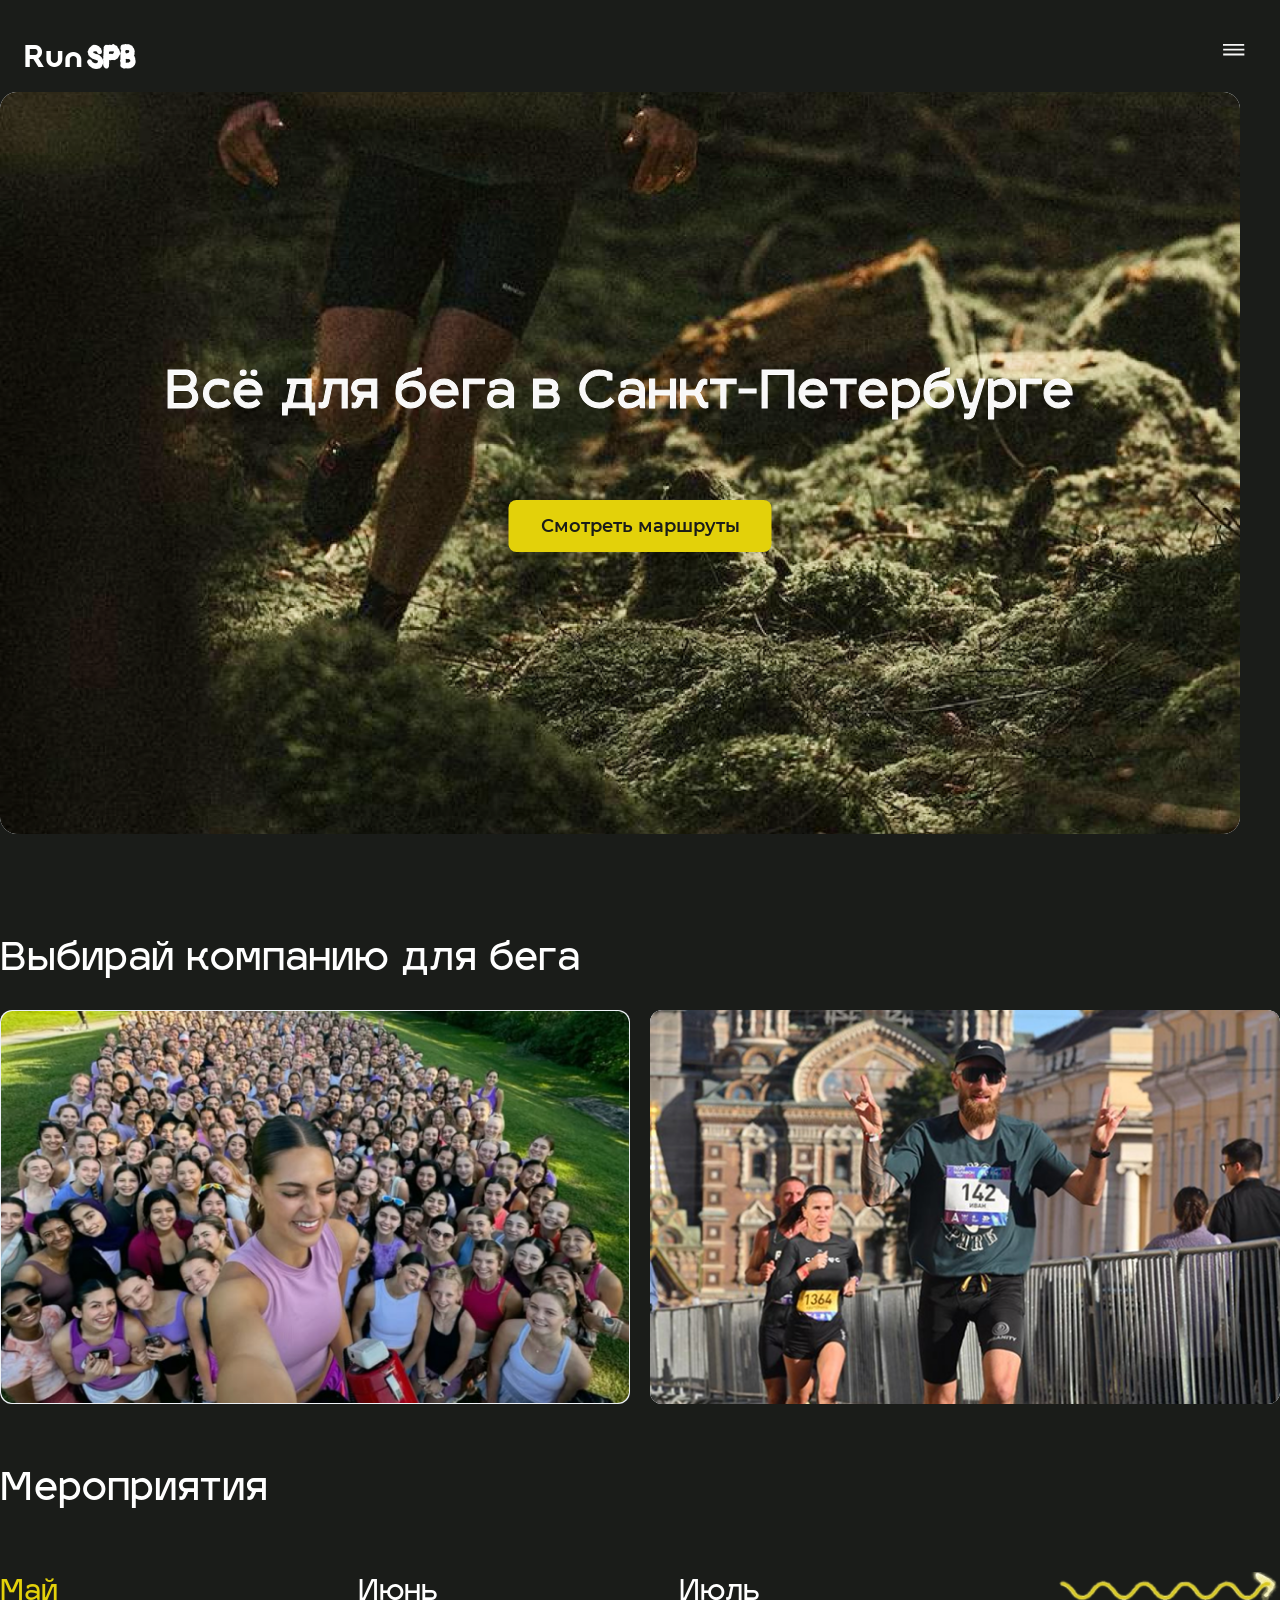
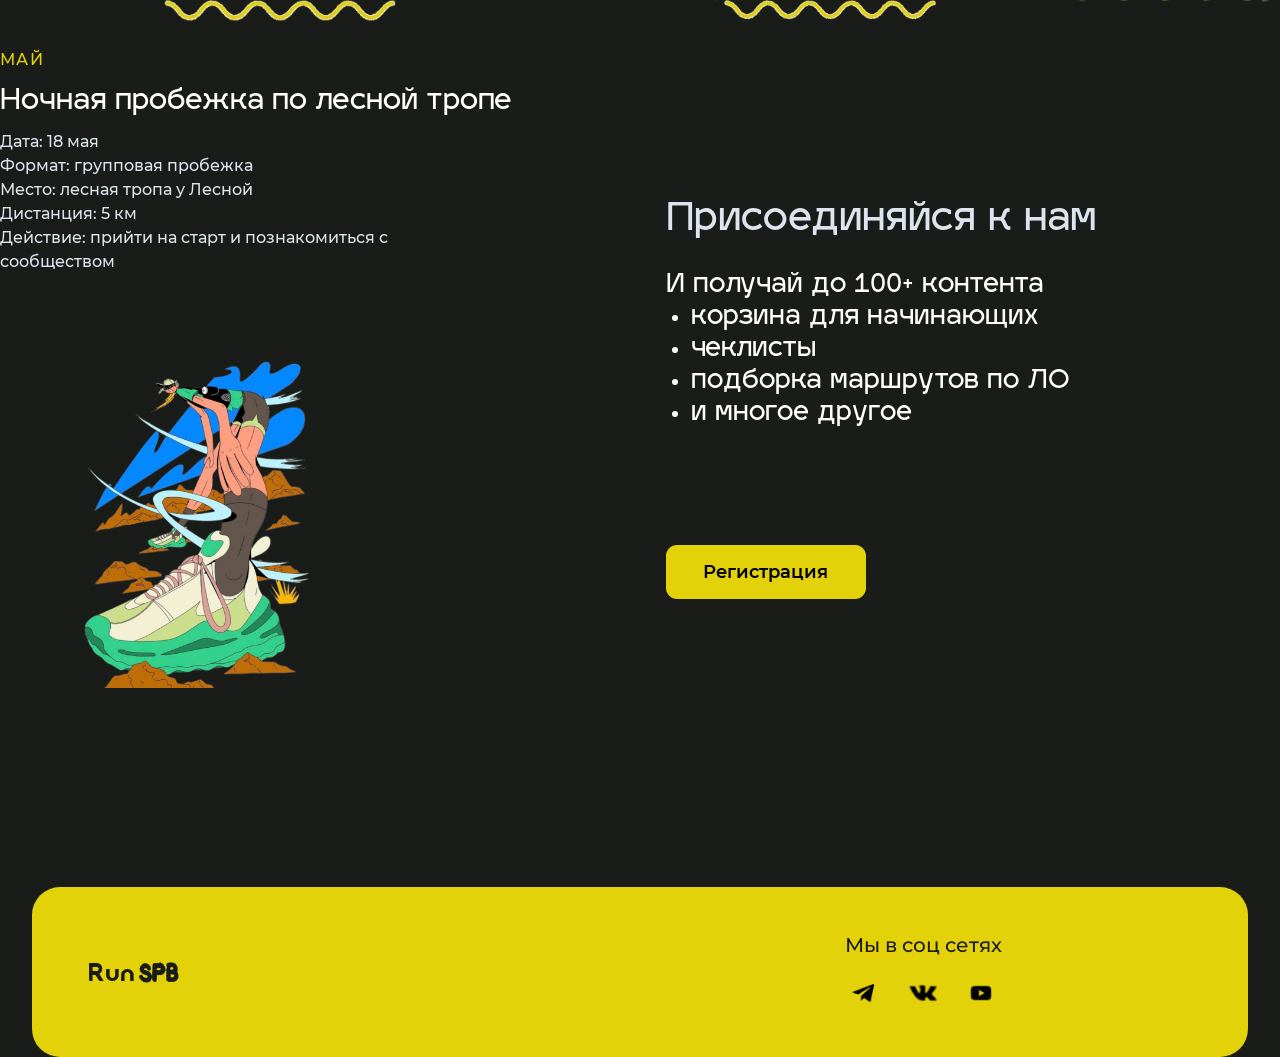
<file: index.html>
<!DOCTYPE html>
<html lang="ru">
<head>
  <meta charset="UTF-8">
  <meta http-equiv="refresh" content="0; url=./%D0%93%D0%BB%D0%B0%D0%B2%D0%BD%D0%B0%D1%8F%20%D1%81%D1%82%D1%80%D0%B0%D0%BD%D0%B8%D1%86%D0%B0/page1.html">
  <meta name="viewport" content="width=device-width, initial-scale=1.0">
  <title>RunSPB</title>
  <script>
    window.location.replace("./%D0%93%D0%BB%D0%B0%D0%B2%D0%BD%D0%B0%D1%8F%20%D1%81%D1%82%D1%80%D0%B0%D0%BD%D0%B8%D1%86%D0%B0/page1.html");
  </script>
</head>
<body>
  <p>
    Переход на сайт...
    <a href="./%D0%93%D0%BB%D0%B0%D0%B2%D0%BD%D0%B0%D1%8F%20%D1%81%D1%82%D1%80%D0%B0%D0%BD%D0%B8%D1%86%D0%B0/page1.html">Если страница не открылась, нажмите сюда</a>.
  </p>
</body>
</html>
</file>
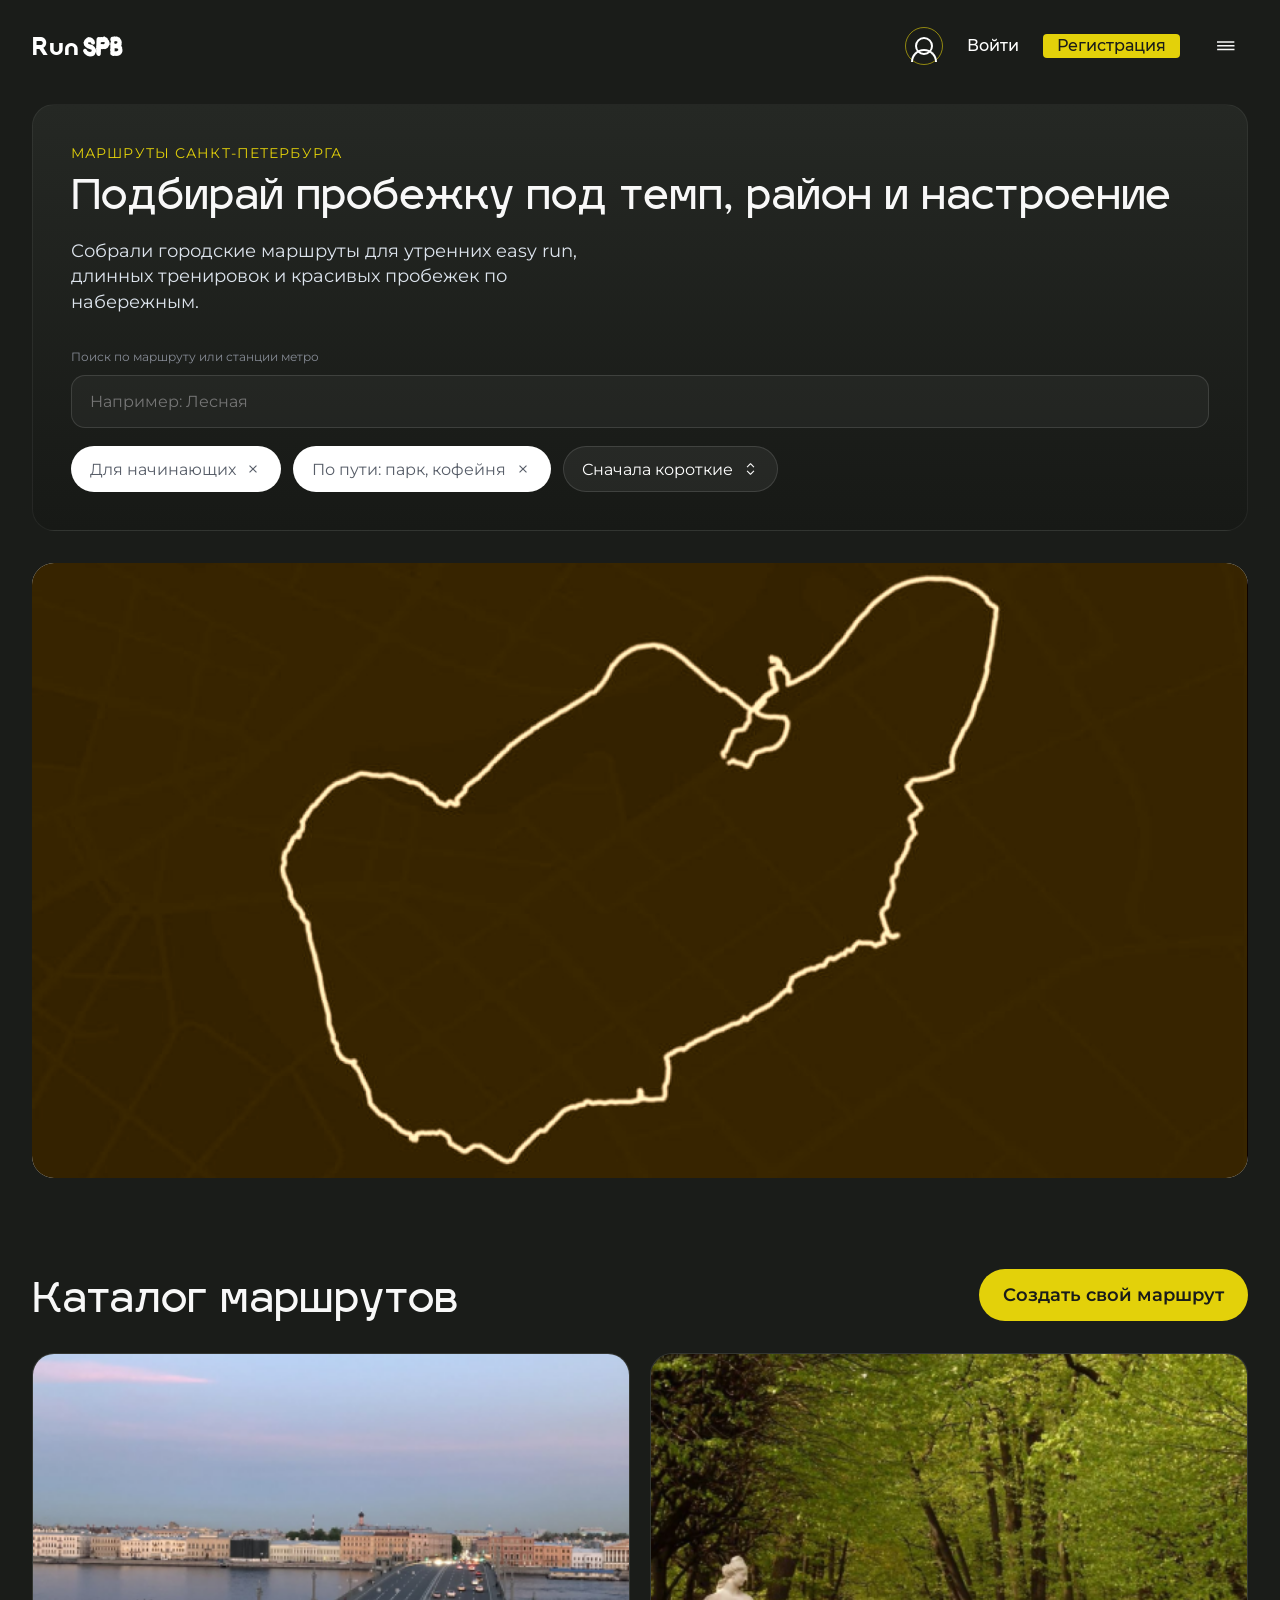
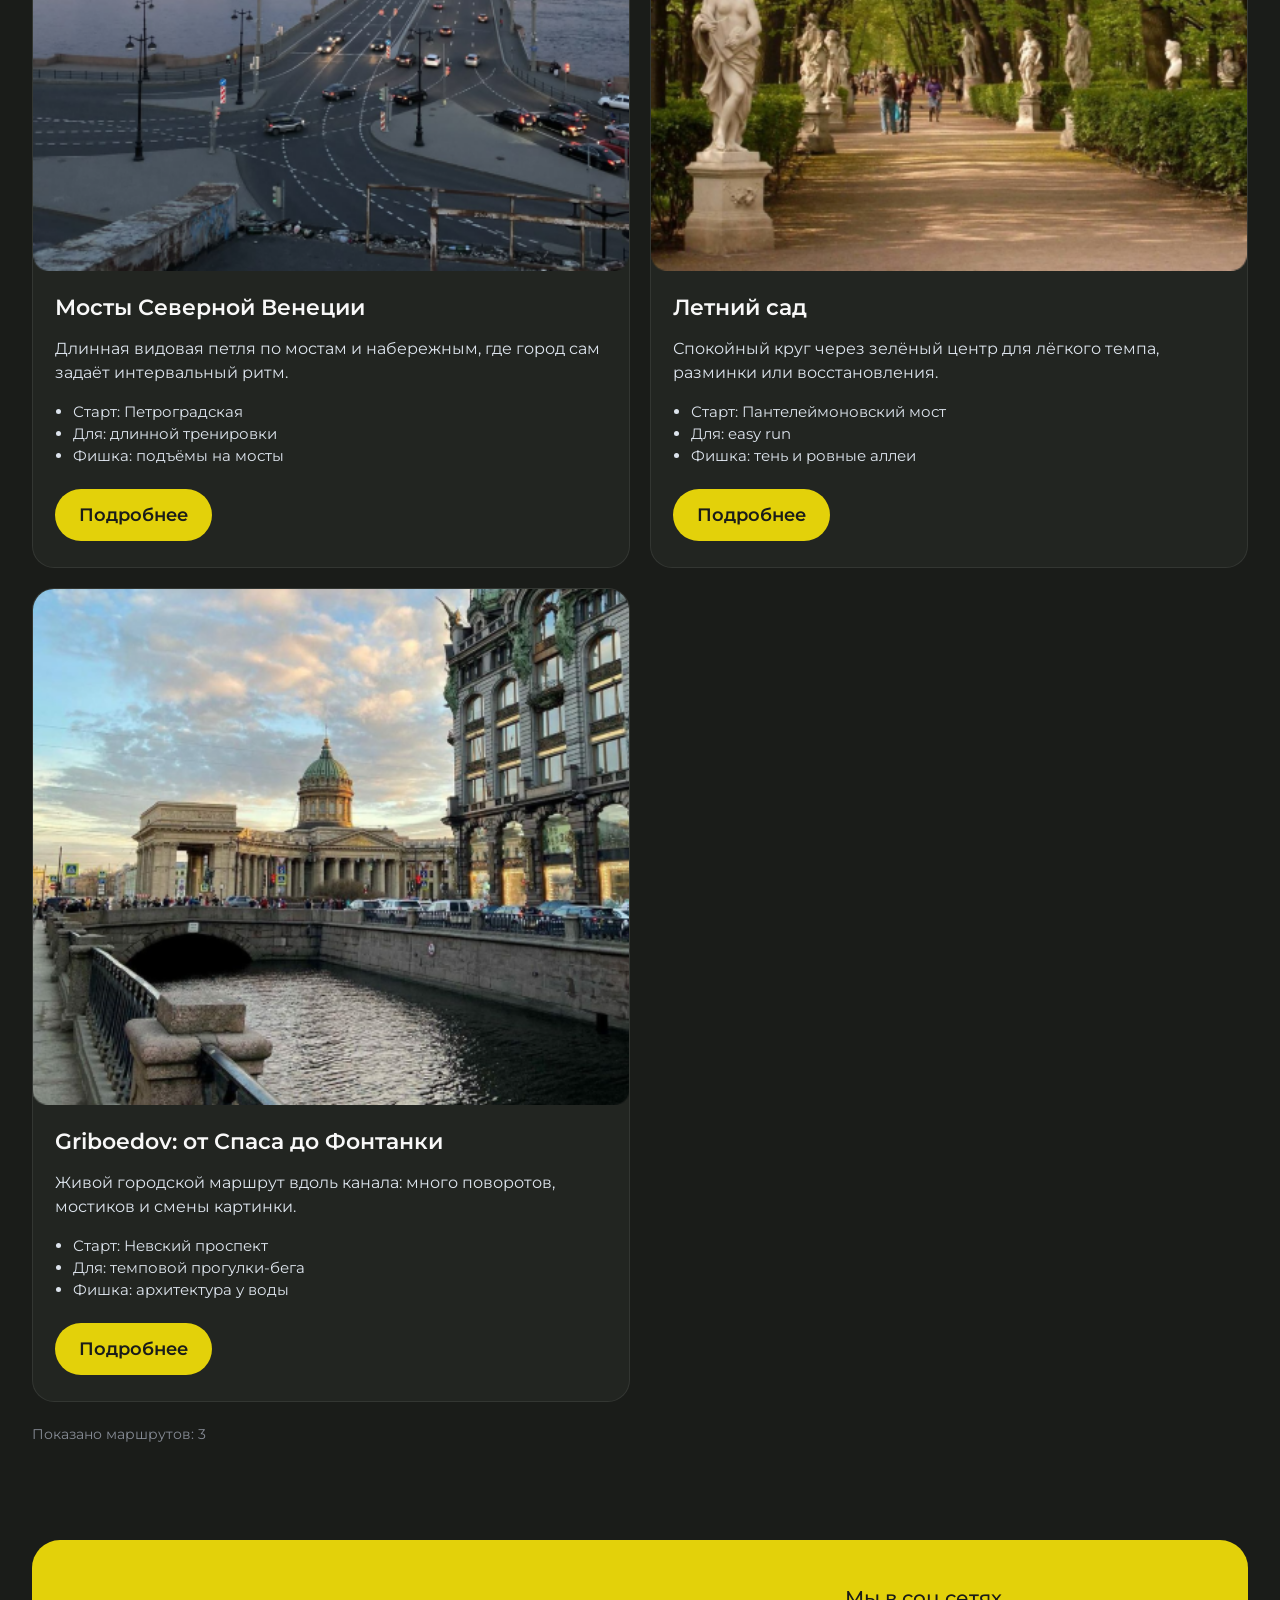
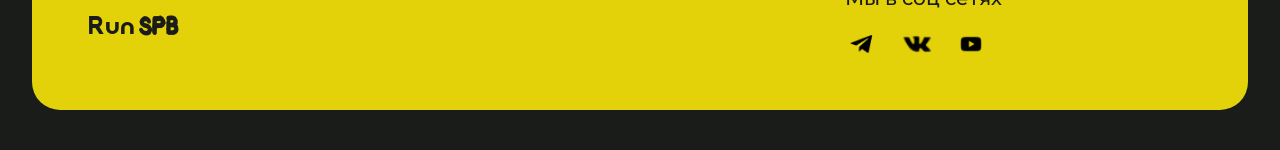
<file: Маршрут/index.html>
﻿<!DOCTYPE html>
<html lang="ru">
<head>
  <meta charset="UTF-8">
  <meta http-equiv="X-UA-Compatible" content="IE=edge">
  <meta name="viewport" content="width=device-width, initial-scale=1.0">
  <link rel="stylesheet" href="./vars.css">
  <link rel="stylesheet" href="./style.css">
  <title>RunSPB - Маршруты</title>
</head>
<body>
  <div class="page-shell">
    <header class="site-header">
      <a class="brand brand-header" href="../Главная страница/page1.html" aria-label="На главную">
        <span class="brand-run">Run</span><span class="brand-spb">SPB</span>
      </a>

      <nav class="desktop-nav" aria-label="Основная навигация">
        <a class="profile-link" href="../Профиль/profile.html" aria-label="Профиль">
          <span class="profile-icon" aria-hidden="true"></span>
        </a>
        <a class="auth-link login-button" href="../Страница входа/page2.html">Войти</a>
        <a class="register-chip" href="../Страница входа/page2.html">Регистрация</a>
      </nav>

      <button class="burger-button" type="button" aria-label="Открыть меню" aria-expanded="false" aria-controls="mobile-menu">
        <img class="burger-icon" src="icon-burger0.svg" alt="">
      </button>

      <div class="mobile-menu" id="mobile-menu" hidden>
        <a class="mobile-menu-link" href="../Главная страница/page1.html">Главная</a>
        <a class="mobile-menu-link" href="./index.html">Маршруты</a>
        <a class="mobile-menu-link" href="../Мероприятия/index.html">Мероприятия</a>
        <a class="mobile-menu-link mobile-menu-profile" href="../Профиль/profile.html">
          <span class="profile-icon" aria-hidden="true"></span>
          Профиль
        </a>
        <a class="mobile-menu-link" href="../Страница входа/page2.html">Войти</a>
        <a class="mobile-menu-link mobile-menu-link-primary" href="../Страница входа/page2.html">Регистрация</a>
      </div>
    </header>

    <main class="page-content">
      <section class="hero">
        <div class="hero-card">
          <p class="hero-kicker">Маршруты Санкт-Петербурга</p>
          <h1 class="hero-title">Подбирай пробежку под темп, район и настроение</h1>
          <p class="hero-text">
            Собрали городские маршруты для утренних easy run, длинных тренировок и красивых пробежек по набережным.
          </p>

          <div class="filters-panel">
            <label class="search-field" for="route-search">
              <span class="search-label">Поиск по маршруту или станции метро</span>
              <input id="route-search" type="text" placeholder="Например: Лесная">
            </label>

            <div class="filter-chip-list">
              <button class="filter-chip" type="button" data-filter-group="distance" data-filter-value="short">
                Для начинающих
                <img class="chip-icon" src="icon-close-small1.svg" alt="">
              </button>
              <button class="filter-chip" type="button" data-filter-group="tag" data-filter-value="coffee">
                По пути: парк, кофейня
                <img class="chip-icon" src="icon-close-small0.svg" alt="">
              </button>
              <button class="sort-chip" type="button" id="sort-button">
                Сначала короткие
                <img class="sort-icon" src="icon-chevron-sort0.svg" alt="">
              </button>
            </div>
          </div>
        </div>

        <div class="hero-image-wrap">
          <img class="hero-image" src="image-380.png" alt="Маршрут на карте Санкт-Петербурга">
        </div>
      </section>

      <section class="routes-section" aria-labelledby="routes-title">
        <div class="section-head">
          <h2 class="section-title" id="routes-title">Каталог маршрутов</h2>
          <a class="create-route-button" href="../Страница входа/page2.html">Создать свой маршрут</a>
        </div>

        <div class="route-grid" id="route-grid">
          <article class="route-card" data-route-id="bridges-north-venice" data-name="Мосты Северной Венеции" data-distance="10" data-distance-group="long" data-location="Петроградская" data-metro="Петроградская Горьковская Спортивная" data-tag="bridges coffee sunrise" data-level="Повышенная" data-modal-description="Маршрут для длинной городской тренировки: сначала спокойный разгон на Петроградской стороне, затем серия мостов и набережных с заметной сменой темпа." data-route-feel="Ритм: волнами, с короткими подъёмами на мосты и открытыми прямыми вдоль воды" data-cover="Покрытие: асфальт, гранитные набережные, несколько лестниц и оживлённых переходов" data-best-time="Лучшее время: раннее утро или вечер, когда меньше туристического потока" data-landmarks="Ориентиры: Биржевой мост, Стрелка Васильевского острова, Троицкий мост" data-profile-note="Длинный видовой маршрут для дней, когда хочется набрать объём и потренировать подъёмы. Удобнее выходить утром или вечером.">
            <img class="route-image" src="image-390.png" alt="Вид на мосты">
            <div class="route-body">
              <h3 class="route-name">Мосты Северной Венеции</h3>
              <p class="route-copy">Длинная видовая петля по мостам и набережным, где город сам задаёт интервальный ритм.</p>
              <ul class="route-meta">
                <li>Старт: Петроградская</li>
                <li>Для: длинной тренировки</li>
                <li>Фишка: подъёмы на мосты</li>
              </ul>
              <button class="route-button" type="button">Подробнее</button>
            </div>
          </article>

          <article class="route-card" data-route-id="summer-garden" data-name="Летний сад" data-distance="3.5" data-distance-group="short" data-location="Пантелеймоновский мост" data-metro="Чернышевская Гостиный двор Невский проспект" data-tag="park coffee easy" data-level="Легко" data-modal-description="Короткий маршрут без лишней суеты: ровные аллеи помогают держать разговорный темп, а парк даёт тень и спокойный визуальный ритм." data-route-feel="Ритм: ровный easy run без резких ускорений" data-cover="Покрытие: парковые дорожки и асфальт вокруг сада" data-best-time="Лучшее время: утро в будний день или лёгкая восстановительная пробежка вечером" data-landmarks="Ориентиры: Пантелеймоновский мост, Михайловский замок, Марсово поле" data-profile-note="Короткий спокойный маршрут для восстановления, первой пробежки недели или разминки перед делами в центре.">
            <img class="route-image" src="image-400.png" alt="Аллея Летнего сада">
            <div class="route-body">
              <h3 class="route-name">Летний сад</h3>
              <p class="route-copy">Спокойный круг через зелёный центр для лёгкого темпа, разминки или восстановления.</p>
              <ul class="route-meta">
                <li>Старт: Пантелеймоновский мост</li>
                <li>Для: easy run</li>
                <li>Фишка: тень и ровные аллеи</li>
              </ul>
              <button class="route-button" type="button">Подробнее</button>
            </div>
          </article>

          <article class="route-card" data-route-id="griboedov-route" data-name="Griboedov: от Спаса до Фонтанки" data-distance="7" data-distance-group="medium" data-location="Невский проспект" data-metro="Невский проспект Гостиный двор Сенная площадь" data-tag="city bridges architecture" data-level="Средняя" data-modal-description="Городской маршрут для тех, кому скучно бежать по прямой: канал постоянно меняет перспективу, а мостики и перекрёстки держат внимание." data-route-feel="Ритм: переменный, с частыми поворотами и короткими участками для ускорения" data-cover="Покрытие: асфальт, плитка у воды, несколько узких тротуаров" data-best-time="Лучшее время: до полудня или поздний вечер, когда центр свободнее" data-landmarks="Ориентиры: Спас на Крови, Казанский собор, Банковский мост, Фонтанка" data-profile-note="Средняя городская дистанция для бодрой пробежки по центру. Хороша, когда хочется архитектуры и смены картинки.">
            <img class="route-image" src="image-410.png" alt="Канал Грибоедова">
            <div class="route-body">
              <h3 class="route-name">Griboedov: от Спаса до Фонтанки</h3>
              <p class="route-copy">Живой городской маршрут вдоль канала: много поворотов, мостиков и смены картинки.</p>
              <ul class="route-meta">
                <li>Старт: Невский проспект</li>
                <li>Для: темповой прогулки-бега</li>
                <li>Фишка: архитектура у воды</li>
              </ul>
              <button class="route-button" type="button">Подробнее</button>
            </div>
          </article>
        </div>

        <p class="results-state" id="results-state">Показано маршрутов: 3</p>
        <p class="empty-state" id="empty-state" hidden>По вашему запросу ничего не найдено.</p>
      </section>
    </main>

    <footer class="site-footer">
      <a class="brand brand-footer" href="../Главная страница/page1.html" aria-label="На главную">
        <span class="brand-run">Run</span><span class="brand-spb">SPB</span>
      </a>

      <div class="footer-social">
        <p class="footer-title">Мы в соц сетях</p>
        <div class="social-icons">
          <a class="social-link" href="https://t.me/" target="_blank" rel="noopener noreferrer" aria-label="Telegram">
            <img src="_81-e-9125-dfe-9-fe-6161-ba-1-aa-96-c-4876288-10.png" alt="">
          </a>
          <a class="social-link" href="https://vk.com/" target="_blank" rel="noopener noreferrer" aria-label="VK">
            <img src="f-74-dcd-9139-ebf-8-c-14-daf-235-cdf-026-c-7-c-10.png" alt="">
          </a>
          <a class="social-link" href="https://www.instagram.com/" target="_blank" rel="noopener noreferrer" aria-label="Instagram">
            <img src="image-10.png" alt="">
          </a>
        </div>
      </div>
    </footer>

    <div class="modal-overlay" id="modal-overlay" hidden></div>
    <section class="route-modal" id="route-modal" hidden aria-hidden="true" aria-labelledby="route-modal-title">
      <button class="modal-close" type="button" aria-label="Закрыть окно">&times;</button>
      <p class="modal-kicker">Детали маршрута</p>
      <h2 class="modal-title" id="route-modal-title">Маршрут</h2>
      <p class="modal-description" id="route-modal-description"></p>
      <ul class="modal-meta" id="route-modal-meta"></ul>
      <button class="modal-action" id="save-route-button" type="button">Сохранить маршрут в профиль</button>
      <a class="modal-secondary-action" href="../Профиль/profile.html">Открыть профиль</a>
    </section>
  </div>

  <script>
    const PROFILE_STORAGE_KEY = 'runspb-user-profile';
    const burgerButton = document.querySelector('.burger-button');
    const mobileMenu = document.getElementById('mobile-menu');
    const searchInput = document.getElementById('route-search');
    const filterChips = document.querySelectorAll('.filter-chip');
    const sortButton = document.getElementById('sort-button');
    const routeGrid = document.getElementById('route-grid');
    const routeCards = Array.from(document.querySelectorAll('.route-card'));
    const resultsState = document.getElementById('results-state');
    const emptyState = document.getElementById('empty-state');
    const modalOverlay = document.getElementById('modal-overlay');
    const routeModal = document.getElementById('route-modal');
    const modalClose = document.querySelector('.modal-close');
    const modalTitle = document.getElementById('route-modal-title');
    const modalDescription = document.getElementById('route-modal-description');
    const modalMeta = document.getElementById('route-modal-meta');
    const saveRouteButton = document.getElementById('save-route-button');

    let sortAscending = true;
    let activeRouteCard = null;

    function readProfile() {
      try {
        const rawProfile = localStorage.getItem(PROFILE_STORAGE_KEY);
        return rawProfile ? JSON.parse(rawProfile) : null;
      } catch (error) {
        return null;
      }
    }

    function saveProfile(profile) {
      localStorage.setItem(PROFILE_STORAGE_KEY, JSON.stringify(profile));
    }

    function getResultsLabel(count, query) {
      if (count === 0) {
        return query
          ? `По запросу «${query}» ничего не найдено`
          : 'По вашему запросу ничего не найдено';
      }

      if (query) {
        return count === 1
          ? `По запросу «${query}» найден 1 маршрут`
          : `По запросу «${query}» найдено маршрутов: ${count}`;
      }

      return `Показано маршрутов: ${count}`;
    }

    function setMobileMenuState(isOpen) {
      burgerButton.setAttribute('aria-expanded', String(isOpen));
      mobileMenu.hidden = !isOpen;
      mobileMenu.classList.toggle('is-open', isOpen);
    }

    function applyFilters() {
      const query = searchInput.value.trim().toLowerCase();
      const activeFilters = Array.from(filterChips)
        .filter((chip) => chip.classList.contains('is-active'))
        .map((chip) => ({
          group: chip.dataset.filterGroup,
          value: chip.dataset.filterValue
        }));

      let visibleCount = 0;

      routeCards.forEach((card) => {
        const haystack = [
          card.dataset.name,
          card.dataset.location,
          card.dataset.metro,
          card.dataset.tag,
          card.querySelector('.route-copy').textContent
        ].join(' ').toLowerCase();

        const matchesQuery = !query || haystack.includes(query);
        const matchesFilters = activeFilters.every((filter) => {
          if (filter.group === 'distance') {
            return card.dataset.distanceGroup === filter.value;
          }
          if (filter.group === 'tag') {
            return card.dataset.tag.includes(filter.value);
          }
          return true;
        });

        const isVisible = matchesQuery && matchesFilters;
        card.hidden = !isVisible;
        if (isVisible) visibleCount += 1;
      });

      emptyState.textContent = query
        ? 'По вашему запросу ничего не найдено.'
        : 'Под такие фильтры маршруты пока не найдены.';
      emptyState.hidden = visibleCount !== 0;
      resultsState.textContent = getResultsLabel(visibleCount, searchInput.value.trim());
      resultsState.hidden = visibleCount === 0;
    }

    function sortRoutes() {
      const sortedCards = routeCards
        .slice()
        .sort((a, b) => sortAscending
          ? Number(a.dataset.distance) - Number(b.dataset.distance)
          : Number(b.dataset.distance) - Number(a.dataset.distance));

      sortedCards.forEach((card) => routeGrid.appendChild(card));
      sortButton.firstChild.textContent = sortAscending ? 'Сначала длинные ' : 'Сначала короткие ';
      sortAscending = !sortAscending;
    }

    function openModal(card) {
      activeRouteCard = card;
      const profile = readProfile();
      const savedRoutes = profile && Array.isArray(profile.savedRoutes) ? profile.savedRoutes : [];

      modalTitle.textContent = card.dataset.name;
      modalDescription.textContent = card.dataset.modalDescription || card.querySelector('.route-copy').textContent;
      modalMeta.innerHTML = '';
      saveRouteButton.textContent = savedRoutes.some((route) => route.id === card.dataset.routeId)
        ? 'Маршрут уже в профиле'
        : 'Сохранить маршрут в профиль';

      [
        `Дистанция и сложность: ${card.dataset.distance} км, ${card.dataset.level.toLowerCase()}`,
        `Старт и метро: ${card.dataset.location}; рядом ${card.dataset.metro}`,
        card.dataset.routeFeel,
        card.dataset.cover,
        card.dataset.bestTime,
        card.dataset.landmarks
      ].filter(Boolean).forEach((text) => {
        const item = document.createElement('li');
        item.textContent = text;
        modalMeta.appendChild(item);
      });

      routeModal.hidden = false;
      routeModal.setAttribute('aria-hidden', 'false');
      modalOverlay.hidden = false;
      document.body.classList.add('modal-open');
    }

    function closeModal() {
      activeRouteCard = null;
      routeModal.hidden = true;
      routeModal.setAttribute('aria-hidden', 'true');
      modalOverlay.hidden = true;
      document.body.classList.remove('modal-open');
    }

    function saveRouteToProfile() {
      if (!activeRouteCard) {
        return;
      }

      const profile = readProfile();
      if (!profile) {
        window.location.href = '../Страница входа/page2.html';
        return;
      }

      const savedRoutes = Array.isArray(profile.savedRoutes) ? profile.savedRoutes : [];
      const routeId = activeRouteCard.dataset.routeId;

      if (!savedRoutes.some((route) => route.id === routeId)) {
        savedRoutes.push({
          id: routeId,
          name: activeRouteCard.dataset.name,
          distance: activeRouteCard.dataset.distance,
          level: activeRouteCard.dataset.level,
          location: activeRouteCard.dataset.location,
          metro: activeRouteCard.dataset.metro,
          note: activeRouteCard.dataset.profileNote,
          bestTime: activeRouteCard.dataset.bestTime
        });
      }

      profile.savedRoutes = savedRoutes;
      saveProfile(profile);
      saveRouteButton.textContent = 'Маршрут сохранён';
    }

    searchInput.addEventListener('input', applyFilters);

    filterChips.forEach((chip) => {
      chip.addEventListener('click', () => {
        chip.classList.toggle('is-active');
        applyFilters();
      });
    });

    sortButton.addEventListener('click', sortRoutes);

    routeCards.forEach((card) => {
      card.querySelector('.route-button').addEventListener('click', () => openModal(card));
    });

    modalClose.addEventListener('click', closeModal);
    modalOverlay.addEventListener('click', closeModal);
    saveRouteButton.addEventListener('click', saveRouteToProfile);

    burgerButton.addEventListener('click', () => {
      const isOpen = burgerButton.getAttribute('aria-expanded') === 'true';
      setMobileMenuState(!isOpen);
    });

    mobileMenu.querySelectorAll('a').forEach((link) => {
      link.addEventListener('click', () => setMobileMenuState(false));
    });

    document.addEventListener('keydown', (event) => {
      if (event.key === 'Escape') {
        closeModal();
        setMobileMenuState(false);
      }
    });

    applyFilters();
  </script>
</body>
</html>
</file>
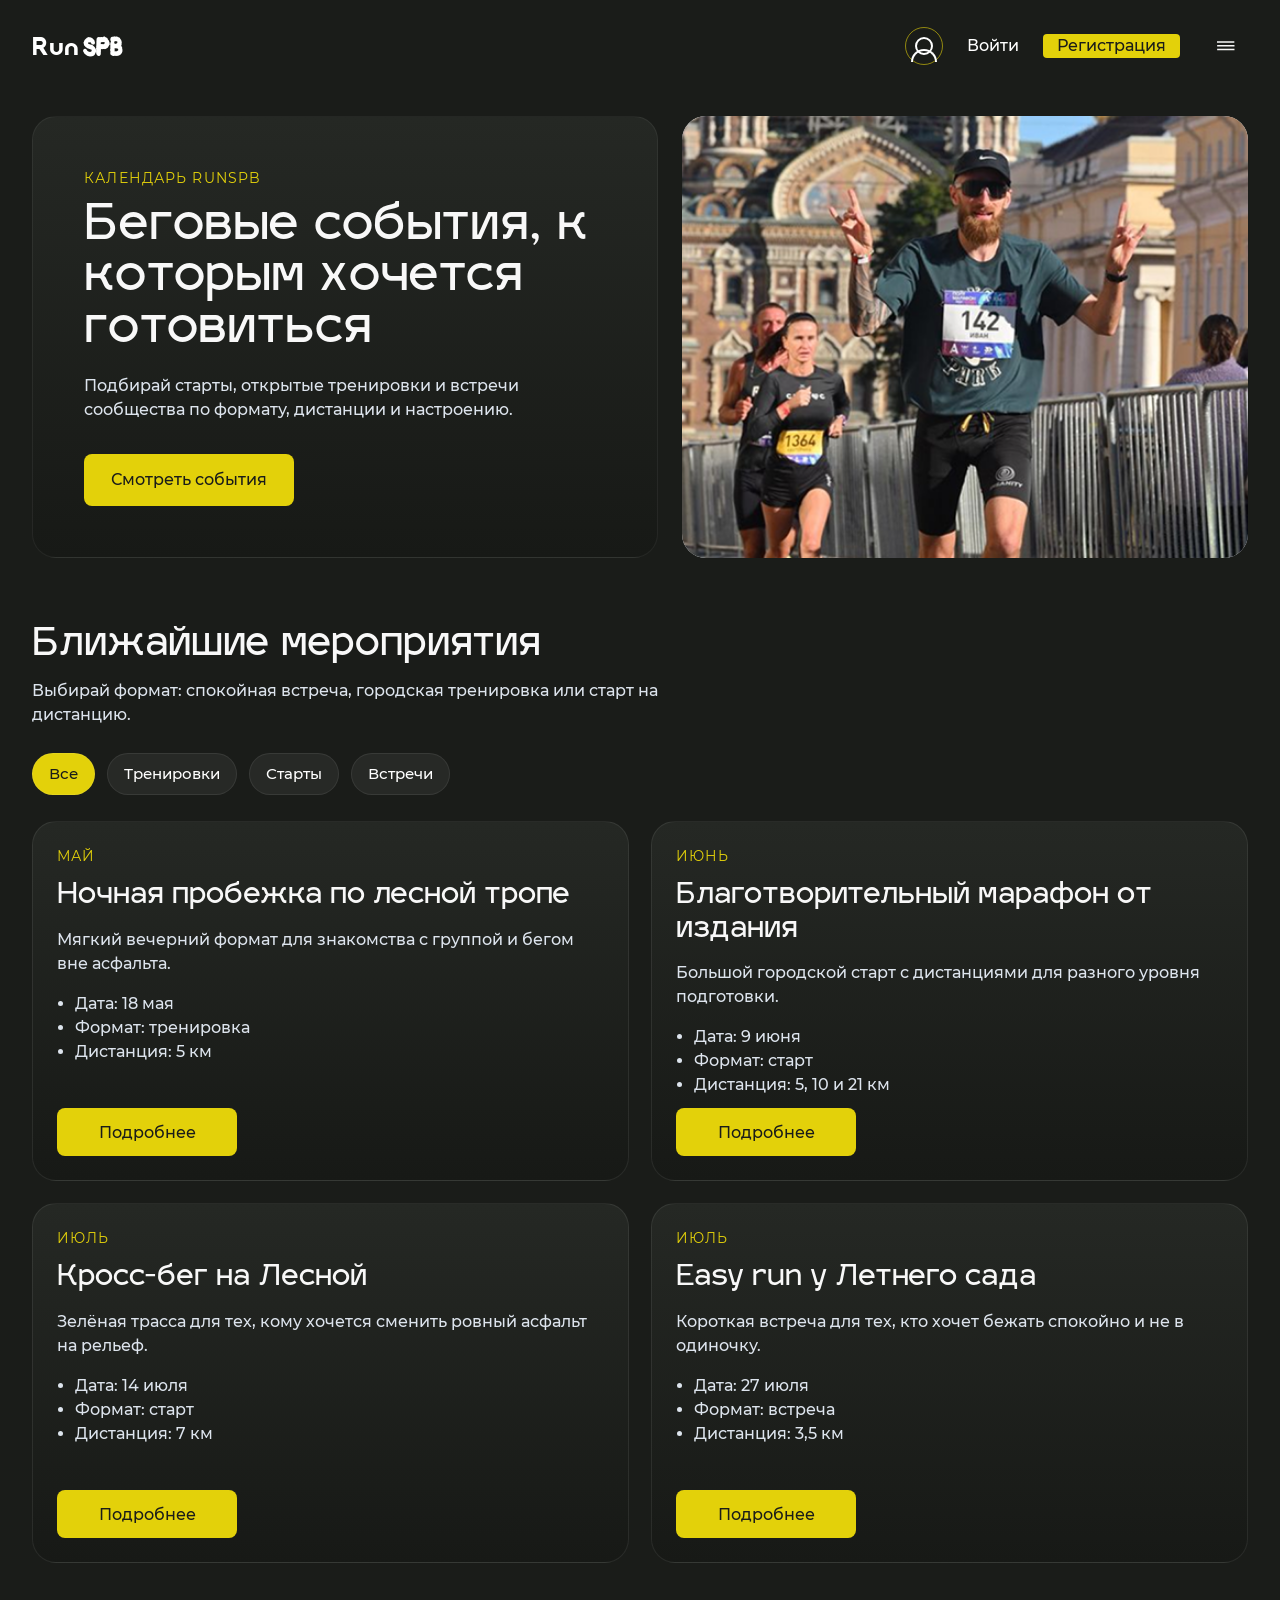
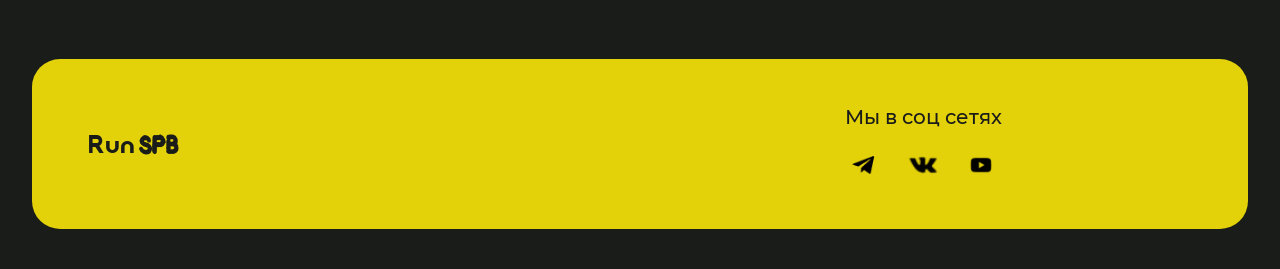
<file: Мероприятия/index.html>
<!DOCTYPE html>
<html lang="ru">
<head>
  <meta charset="UTF-8">
  <meta http-equiv="X-UA-Compatible" content="IE=edge">
  <meta name="viewport" content="width=device-width, initial-scale=1.0">
  <link rel="stylesheet" href="../Маршрут/vars.css">
  <link rel="stylesheet" href="./style.css">
  <title>RunSPB - Мероприятия</title>
</head>
<body>
  <div class="page-shell">
    <header class="site-header">
      <a class="brand brand-header" href="../Главная страница/page1.html" aria-label="На главную">
        <span class="brand-run">Run</span><span class="brand-spb">SPB</span>
      </a>

      <nav class="desktop-nav" aria-label="Действия профиля">
        <a class="profile-link" href="../Профиль/profile.html" aria-label="Профиль">
          <span class="profile-icon" aria-hidden="true"></span>
        </a>
        <a class="auth-link login-button" href="../Страница входа/page2.html">Войти</a>
        <a class="register-chip" href="../Страница входа/page2.html">Регистрация</a>
      </nav>

      <button class="burger-button" type="button" aria-label="Открыть меню" aria-expanded="false" aria-controls="mobile-menu">
        <img class="burger-icon" src="../Маршрут/icon-burger0.svg" alt="">
      </button>

      <div class="mobile-menu" id="mobile-menu" hidden>
        <a class="mobile-menu-link" href="../Главная страница/page1.html">Главная</a>
        <a class="mobile-menu-link" href="../Маршрут/index.html">Маршруты</a>
        <a class="mobile-menu-link" href="./index.html">Мероприятия</a>
        <a class="mobile-menu-link mobile-menu-profile" href="../Профиль/profile.html">
          <span class="profile-icon" aria-hidden="true"></span>
          Профиль
        </a>
        <a class="mobile-menu-link" href="../Страница входа/page2.html">Войти</a>
        <a class="mobile-menu-link mobile-menu-link-primary" href="../Страница входа/page2.html">Регистрация</a>
      </div>
    </header>

    <main class="page-content">
      <section class="hero">
        <div class="hero-card">
          <p class="hero-kicker">Календарь RunSPB</p>
          <h1 class="hero-title">Беговые события, к которым хочется готовиться</h1>
          <p class="hero-text">
            Подбирай старты, открытые тренировки и встречи сообщества по формату, дистанции и настроению.
          </p>
          <a class="hero-action" href="#events-title">Смотреть события</a>
        </div>

        <div class="hero-image-wrap">
          <img class="hero-image" src="../Главная страница/image-350.png" alt="Участники бегового события">
        </div>
      </section>

      <section class="events-section" aria-labelledby="events-title">
        <div class="section-head">
          <h2 class="section-title" id="events-title">Ближайшие мероприятия</h2>
          <p class="section-copy">Выбирай формат: спокойная встреча, городская тренировка или старт на дистанцию.</p>
        </div>

        <div class="filter-chip-list" aria-label="Фильтр мероприятий">
          <button class="filter-chip is-active" type="button" data-filter-value="all">Все</button>
          <button class="filter-chip" type="button" data-filter-value="training">Тренировки</button>
          <button class="filter-chip" type="button" data-filter-value="race">Старты</button>
          <button class="filter-chip" type="button" data-filter-value="community">Встречи</button>
        </div>

        <div class="event-grid" id="event-grid">
          <article class="event-card" id="night-forest-run" data-event-id="night-forest-run" data-type="training" data-title="Ночная пробежка по лесной тропе" data-date="18 мая" data-format="Групповая тренировка" data-place="Лесная тропа у Лесной" data-distance="5 км" data-level="Легко" data-details="Спокойный темп, фонарики, короткая дистанция и знакомство с беговым сообществом без соревновательного давления.">
            <p class="event-month">Май</p>
            <h3 class="event-title">Ночная пробежка по лесной тропе</h3>
            <p class="event-copy">Мягкий вечерний формат для знакомства с группой и бегом вне асфальта.</p>
            <ul class="event-meta">
              <li>Дата: 18 мая</li>
              <li>Формат: тренировка</li>
              <li>Дистанция: 5 км</li>
            </ul>
            <button class="event-button" type="button">Подробнее</button>
          </article>

          <article class="event-card" id="charity-city-marathon" data-event-id="charity-city-marathon" data-type="race" data-title="Благотворительный марафон от издания" data-date="9 июня" data-format="Городской старт" data-place="Центр Санкт-Петербурга" data-distance="5, 10 и 21 км" data-level="На выбор" data-details="Открытый городской старт в поддержку доброй инициативы: несколько дистанций, общий финишный сбор и понятная регистрация.">
            <p class="event-month">Июнь</p>
            <h3 class="event-title">Благотворительный марафон от издания</h3>
            <p class="event-copy">Большой городской старт с дистанциями для разного уровня подготовки.</p>
            <ul class="event-meta">
              <li>Дата: 9 июня</li>
              <li>Формат: старт</li>
              <li>Дистанция: 5, 10 и 21 км</li>
            </ul>
            <button class="event-button" type="button">Подробнее</button>
          </article>

          <article class="event-card" id="lesnaya-cross" data-event-id="lesnaya-cross" data-type="race" data-title="Кросс-бег на Лесной" data-date="14 июля" data-format="Кросс-бег" data-place="Зелёный маршрут у Лесной" data-distance="7 км" data-level="Средняя" data-details="Летняя трасса с пересечёнными участками, бодрым темпом и тренировкой на выносливость в компании.">
            <p class="event-month">Июль</p>
            <h3 class="event-title">Кросс-бег на Лесной</h3>
            <p class="event-copy">Зелёная трасса для тех, кому хочется сменить ровный асфальт на рельеф.</p>
            <ul class="event-meta">
              <li>Дата: 14 июля</li>
              <li>Формат: старт</li>
              <li>Дистанция: 7 км</li>
            </ul>
            <button class="event-button" type="button">Подробнее</button>
          </article>

          <article class="event-card" id="summer-garden-easy" data-event-id="summer-garden-easy" data-type="community" data-title="Easy run у Летнего сада" data-date="27 июля" data-format="Встреча сообщества" data-place="Пантелеймоновский мост" data-distance="3,5 км" data-level="Легко" data-details="Короткая пробежка в разговорном темпе, после которой группа остаётся на кофе и обсуждает маршруты на август.">
            <p class="event-month">Июль</p>
            <h3 class="event-title">Easy run у Летнего сада</h3>
            <p class="event-copy">Короткая встреча для тех, кто хочет бежать спокойно и не в одиночку.</p>
            <ul class="event-meta">
              <li>Дата: 27 июля</li>
              <li>Формат: встреча</li>
              <li>Дистанция: 3,5 км</li>
            </ul>
            <button class="event-button" type="button">Подробнее</button>
          </article>
        </div>

        <p class="empty-state" id="empty-state" hidden>Под этот фильтр мероприятий пока нет.</p>
      </section>
    </main>

    <footer class="site-footer">
      <a class="brand brand-footer" href="../Главная страница/page1.html" aria-label="На главную">
        <span class="brand-run">Run</span><span class="brand-spb">SPB</span>
      </a>

      <div class="footer-social">
        <p class="footer-title">Мы в соц сетях</p>
        <div class="social-icons">
          <a class="social-link" href="https://t.me/" target="_blank" rel="noopener noreferrer" aria-label="Telegram">
            <img src="../Маршрут/_81-e-9125-dfe-9-fe-6161-ba-1-aa-96-c-4876288-10.png" alt="">
          </a>
          <a class="social-link" href="https://vk.com/" target="_blank" rel="noopener noreferrer" aria-label="VK">
            <img src="../Маршрут/f-74-dcd-9139-ebf-8-c-14-daf-235-cdf-026-c-7-c-10.png" alt="">
          </a>
          <a class="social-link" href="https://www.instagram.com/" target="_blank" rel="noopener noreferrer" aria-label="Instagram">
            <img src="../Маршрут/image-10.png" alt="">
          </a>
        </div>
      </div>
    </footer>

    <div class="modal-overlay" id="modal-overlay" hidden></div>
    <section class="event-modal" id="event-modal" hidden aria-hidden="true" aria-labelledby="event-modal-title">
      <button class="modal-close" type="button" aria-label="Закрыть окно">&times;</button>
      <p class="modal-kicker">Детали мероприятия</p>
      <h2 class="modal-title" id="event-modal-title">Мероприятие</h2>
      <p class="modal-description" id="event-modal-description"></p>
      <ul class="modal-meta" id="event-modal-meta"></ul>
      <button class="modal-action" id="join-event-button" type="button">Участвовать</button>
      <a class="modal-secondary-action" href="../Профиль/profile.html">Открыть профиль</a>
    </section>
  </div>

  <script>
    const PROFILE_STORAGE_KEY = 'runspb-user-profile';
    const burgerButton = document.querySelector('.burger-button');
    const mobileMenu = document.getElementById('mobile-menu');
    const filterChips = document.querySelectorAll('.filter-chip');
    const eventCards = Array.from(document.querySelectorAll('.event-card'));
    const emptyState = document.getElementById('empty-state');
    const modalOverlay = document.getElementById('modal-overlay');
    const eventModal = document.getElementById('event-modal');
    const modalClose = document.querySelector('.modal-close');
    const modalTitle = document.getElementById('event-modal-title');
    const modalDescription = document.getElementById('event-modal-description');
    const modalMeta = document.getElementById('event-modal-meta');
    const joinEventButton = document.getElementById('join-event-button');

    let activeEventCard = null;

    function readProfile() {
      try {
        const rawProfile = localStorage.getItem(PROFILE_STORAGE_KEY);
        return rawProfile ? JSON.parse(rawProfile) : null;
      } catch (error) {
        return null;
      }
    }

    function saveProfile(profile) {
      localStorage.setItem(PROFILE_STORAGE_KEY, JSON.stringify(profile));
    }

    function setMobileMenuState(isOpen) {
      burgerButton.setAttribute('aria-expanded', String(isOpen));
      mobileMenu.hidden = !isOpen;
      mobileMenu.classList.toggle('is-open', isOpen);
    }

    function applyFilter(value) {
      let visibleCount = 0;

      eventCards.forEach((card) => {
        const isVisible = value === 'all' || card.dataset.type === value;
        card.hidden = !isVisible;
        if (isVisible) visibleCount += 1;
      });

      emptyState.hidden = visibleCount !== 0;
    }

    function openModal(card) {
      activeEventCard = card;
      const profile = readProfile();
      const savedEvents = profile && Array.isArray(profile.savedEvents) ? profile.savedEvents : [];

      modalTitle.textContent = card.dataset.title;
      modalDescription.textContent = card.dataset.details;
      modalMeta.innerHTML = '';
      joinEventButton.textContent = savedEvents.some((event) => event.id === card.dataset.eventId)
        ? 'Мероприятие уже в профиле'
        : 'Участвовать';

      [
        `Дата: ${card.dataset.date}`,
        `Формат: ${card.dataset.format}`,
        `Место: ${card.dataset.place}`,
        `Дистанция: ${card.dataset.distance}`,
        `Сложность: ${card.dataset.level}`
      ].forEach((text) => {
        const item = document.createElement('li');
        item.textContent = text;
        modalMeta.appendChild(item);
      });

      eventModal.hidden = false;
      eventModal.setAttribute('aria-hidden', 'false');
      modalOverlay.hidden = false;
      document.body.classList.add('modal-open');
    }

    function closeModal() {
      activeEventCard = null;
      eventModal.hidden = true;
      eventModal.setAttribute('aria-hidden', 'true');
      modalOverlay.hidden = true;
      document.body.classList.remove('modal-open');
    }

    function joinEvent() {
      if (!activeEventCard) {
        return;
      }

      const profile = readProfile();
      if (!profile) {
        window.location.href = '../Страница входа/page2.html';
        return;
      }

      const savedEvents = Array.isArray(profile.savedEvents) ? profile.savedEvents : [];
      const eventId = activeEventCard.dataset.eventId;

      if (!savedEvents.some((event) => event.id === eventId)) {
        savedEvents.push({
          id: eventId,
          title: activeEventCard.dataset.title,
          date: activeEventCard.dataset.date,
          format: activeEventCard.dataset.format,
          place: activeEventCard.dataset.place,
          distance: activeEventCard.dataset.distance
        });
      }

      profile.savedEvents = savedEvents;
      saveProfile(profile);
      joinEventButton.textContent = 'Мероприятие сохранено';
    }

    burgerButton.addEventListener('click', () => {
      const isOpen = burgerButton.getAttribute('aria-expanded') === 'true';
      setMobileMenuState(!isOpen);
    });

    mobileMenu.querySelectorAll('a').forEach((link) => {
      link.addEventListener('click', () => setMobileMenuState(false));
    });

    filterChips.forEach((chip) => {
      chip.addEventListener('click', () => {
        filterChips.forEach((item) => item.classList.remove('is-active'));
        chip.classList.add('is-active');
        applyFilter(chip.dataset.filterValue);
      });
    });

    eventCards.forEach((card) => {
      card.querySelector('.event-button').addEventListener('click', () => openModal(card));
    });

    function openLinkedEvent() {
      const eventId = window.location.hash.slice(1);
      if (!eventId) {
        return;
      }

      const linkedCard = eventCards.find((card) => card.dataset.eventId === eventId);
      if (!linkedCard) {
        return;
      }

      filterChips.forEach((item) => item.classList.remove('is-active'));
      const allFilter = Array.from(filterChips).find((chip) => chip.dataset.filterValue === 'all');
      if (allFilter) {
        allFilter.classList.add('is-active');
      }
      applyFilter('all');
      linkedCard.scrollIntoView({ behavior: 'smooth', block: 'center' });
      openModal(linkedCard);
    }

    modalClose.addEventListener('click', closeModal);
    modalOverlay.addEventListener('click', closeModal);
    joinEventButton.addEventListener('click', joinEvent);

    document.addEventListener('keydown', (event) => {
      if (event.key === 'Escape') {
        closeModal();
        setMobileMenuState(false);
      }
    });

    window.addEventListener('hashchange', openLinkedEvent);
    openLinkedEvent();
  </script>
</body>
</html>
</file>
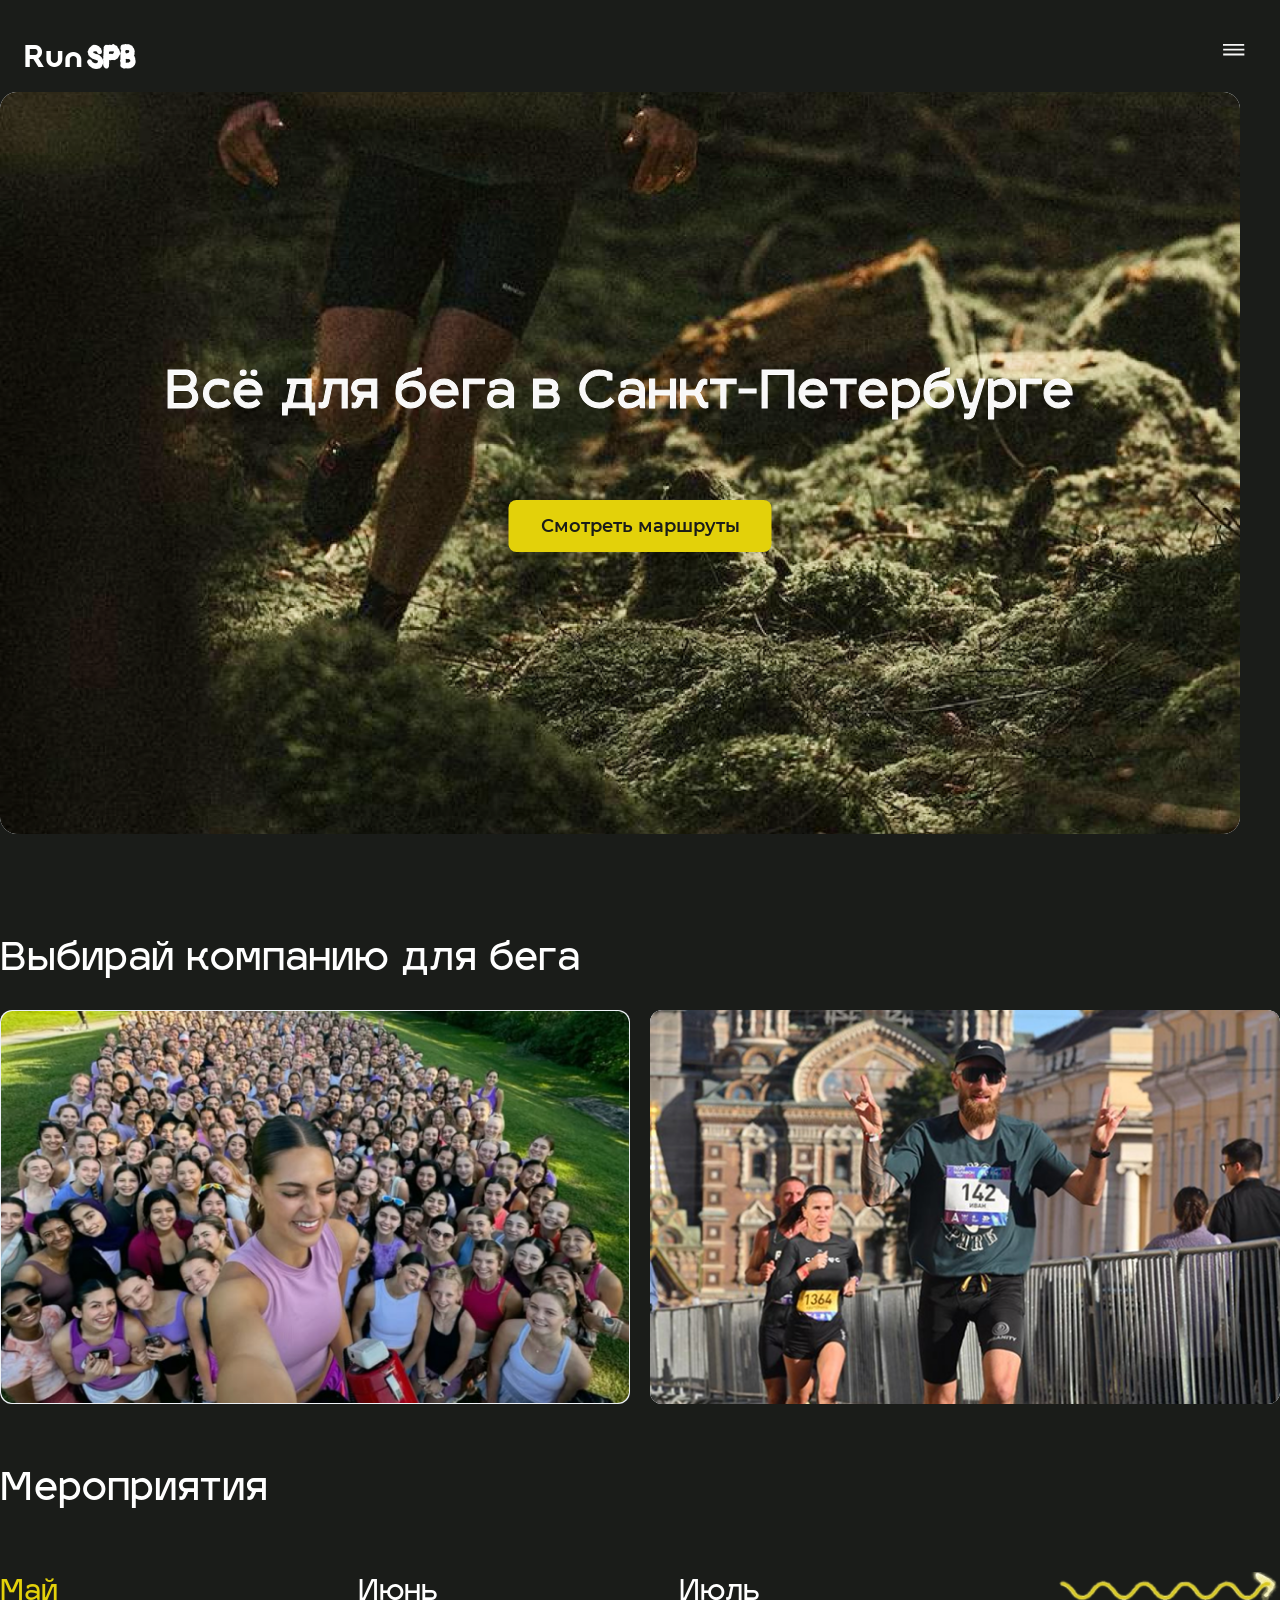
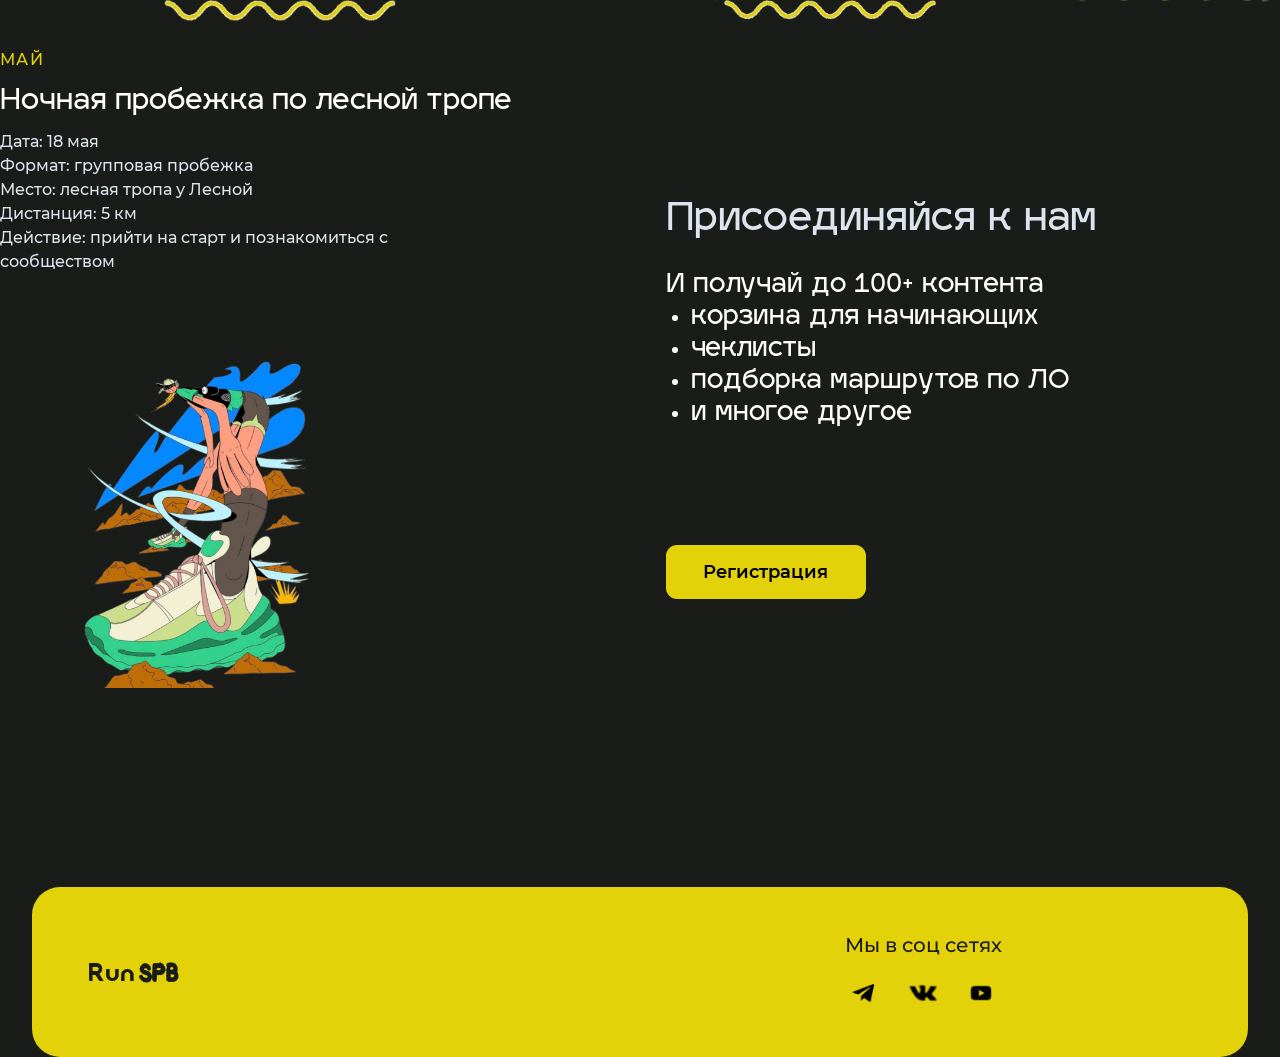
<file: Главная страница/page1.html>
﻿<!DOCTYPE html>
<html lang="ru">
<head>
  <meta charset="UTF-8">
  <meta http-equiv="X-UA-Compatible" content="IE=edge">
  <meta name="viewport" content="width=device-width, initial-scale=1.0">
  <link rel="stylesheet" href="./vars.css">
  <link rel="stylesheet" href="./style.css">
  <style>
    a,
    button,
    input,
    select,
    h1,
    h2,
    h3,
    h4,
    h5,
    * {
      box-sizing: border-box;
      margin: 0;
      padding: 0;
      border: none;
      text-decoration: none;
      background: none;
      -webkit-font-smoothing: antialiased;
    }

    menu, ol, ul {
      list-style-type: none;
      margin: 0;
      padding: 0;
    }
  </style>
  <title>RunSPB</title>
</head>
<body>
  <div class="div">
    <header class="header" id="top">
      <a class="run-spb3 interactive-link" href="#top" aria-label="Перейти в начало страницы">
        <span class="run-spb2">
          <span>
            <span class="run-spb-2-span3">Run</span>
            <span class="run-spb-2-span4">SPB</span>
          </span>
        </span>
      </a>

      <nav class="desktop-nav" aria-label="Основная навигация">
        <a class="profile-link" href="../Профиль/profile.html" aria-label="Профиль">
          <span class="profile-icon" aria-hidden="true"></span>
        </a>
        <a class="auth-link login-button" href="../Страница входа/page2.html">Войти</a>
        <a class="register-chip" href="../Страница входа/page2.html">Регистрация</a>
      </nav>

      <button class="frame-3 burger-button" type="button" aria-label="Открыть меню" aria-expanded="false" aria-controls="mobile-menu">
        <img class="icon-burger" src="icon-burger0.svg" alt="">
      </button>

      <div class="mobile-menu" id="mobile-menu" hidden>
        <a class="mobile-menu-link" href="#about-section">Главная</a>
        <a class="mobile-menu-link" href="../Маршрут/index.html">Маршруты</a>
        <a class="mobile-menu-link" href="../Мероприятия/index.html">Мероприятия</a>
        <a class="mobile-menu-link mobile-menu-profile" href="../Профиль/profile.html">
          <span class="profile-icon" aria-hidden="true"></span>
          Профиль
        </a>
        <a class="mobile-menu-link" href="../Страница входа/page2.html">Войти</a>
        <a class="mobile-menu-link mobile-menu-action-primary" href="../Страница входа/page2.html">Регистрация</a>
      </div>
    </header>

    <div class="rectangle-8"></div>
    <img class="image-33" src="image-330.png" alt="Беговая тренировка на природе">
    <section class="hero-content" id="about-section">
      <h1 class="div2">Всё для бега в Санкт-Петербурге</h1>
      <a class="button-primary-default interactive-button" href="../Маршрут/index.html">Смотреть маршруты</a>
    </section>

    <section id="clubs-section" class="section-anchor" aria-labelledby="clubs-title">
      <div class="rectangle-82"></div>
      <div class="ellipse-2"></div>
      <img class="image-37" src="image-370.png" alt="Сообщество бегунов">
      <div class="rectangle-83"></div>
      <div class="ellipse-22"></div>
      <img class="image-35" src="image-350.png" alt="Участники забега в центре города">
      <h2 class="div3" id="clubs-title">Выбирай компанию для бега</h2>
    </section>

    <section id="events-section" class="section-anchor" aria-labelledby="events-title">
      <h2 class="div4" id="events-title">Мероприятия</h2>
      <button class="month-button month-december" type="button" data-month="may">Май</button>
      <button class="month-button month-january" type="button" data-month="june">Июнь</button>
      <button class="month-button month-february" type="button" data-month="july">Июль</button>
      <img class="waves" src="waves-right.png" alt="">
      <img class="waves2" src="waves-left.png" alt="">
      <img class="arrow-between" src="strelka.png" alt="">
      <div class="event-details" aria-live="polite" hidden>
        <p class="event-month-label"></p>
        <p class="event-title"></p>
        <ul class="event-description event-meta-list"></ul>
      </div>
    </section>

    <section id="join-section" class="section-anchor" aria-labelledby="join-title">
      <h2 class="div8" id="join-title">Присоединяйся к нам</h2>
      <div class="_100">
        <span>
          <span class="_100-span">
            И получай до 100+ контента
            <br>
          </span>
          <ul class="_100-span2">
            <li>корзина для начинающих</li>
            <li>чеклисты</li>
            <li>подборка маршрутов по ЛО</li>
            <li>и многое другое</li>
          </ul>
        </span>
      </div>
      <a class="join-button" href="../Страница входа/page2.html">Регистрация</a>
      <img
        class="_06-f-324-a-1-ab-129-dd-83-f-9-c-4-aa-5-b-7-d-7-e-54-c-1"
        src="_06-f-324-a-1-ab-129-dd-83-f-9-c-4-aa-5-b-7-d-7-e-54-c-10.png"
        alt="Иллюстрация беговых кроссовок"
      >
      <div class="text-1"></div>
    </section>

    <footer class="site-footer" id="footer">
      <a class="brand brand-footer" href="./page1.html" aria-label="На главную">
        <span class="brand-run">Run</span><span class="brand-spb">SPB</span>
      </a>
      <div class="footer-social">
        <p class="footer-title">Мы в соц сетях</p>
        <div class="social-icons">
          <a class="social-link" href="https://t.me/" target="_blank" rel="noopener noreferrer" aria-label="Telegram">
            <img src="_81-e-9125-dfe-9-fe-6161-ba-1-aa-96-c-4876288-10.png" alt="">
          </a>
          <a class="social-link" href="https://vk.com/" target="_blank" rel="noopener noreferrer" aria-label="VK">
            <img src="f-74-dcd-9139-ebf-8-c-14-daf-235-cdf-026-c-7-c-10.png" alt="">
          </a>
          <a class="social-link" href="https://www.instagram.com/" target="_blank" rel="noopener noreferrer" aria-label="Instagram">
            <img src="image-10.png" alt="">
          </a>
        </div>
      </div>
    </footer>
  </div>

  <script>
    const burgerButton = document.querySelector('.burger-button');
    const mobileMenu = document.getElementById('mobile-menu');
    const monthButtons = document.querySelectorAll('.month-button');
    const monthLabel = document.querySelector('.event-month-label');
    const eventTitle = document.querySelector('.event-title');
    const eventMetaList = document.querySelector('.event-meta-list');
    const eventDetails = document.querySelector('.event-details');

    const monthContent = {
      may: {
        month: 'Май',
        title: 'Ночная пробежка по лесной тропе',
        eventId: 'night-forest-run',
        meta: [
          'Дата: 18 мая',
          'Формат: групповая пробежка',
          'Место: лесная тропа у Лесной',
          'Дистанция: 5 км',
          'Действие: прийти на старт и познакомиться с сообществом'
        ]
      },
      june: {
        month: 'Июнь',
        title: 'Благотворительный марафон от издания',
        eventId: 'charity-city-marathon',
        meta: [
          'Дата: 9 июня',
          'Формат: городской старт',
          'Место: центр Санкт-Петербурга',
          'Дистанция: несколько дистанций на выбор',
          'Действие: зарегистрироваться и выбрать дистанцию'
        ]
      },
      july: {
        month: 'Июль',
        title: 'Кросс-бег на Лесной',
        eventId: 'lesnaya-cross',
        meta: [
          'Дата: 14 июля',
          'Формат: кросс-бег',
          'Место: зелёный маршрут у Лесной',
          'Дистанция: 7 км',
          'Действие: посмотреть детали и присоединиться к группе'
        ]
      }
    };

    function setMobileMenuState(isOpen) {
      burgerButton.setAttribute('aria-expanded', String(isOpen));
      mobileMenu.hidden = !isOpen;
      mobileMenu.classList.toggle('is-open', isOpen);
      mobileMenu.classList.toggle('is-floating', isOpen);
      if (isOpen) {
        updateMobileMenuPosition();
      }
    }

    function updateMobileMenuPosition() {
      if (mobileMenu.hidden) {
        return;
      }

      const burgerRect = burgerButton.getBoundingClientRect();
      const computedMenuWidth = parseFloat(window.getComputedStyle(mobileMenu).width) || 240;
      const menuWidth = Math.min(computedMenuWidth, window.innerWidth - 24);
      const left = Math.max(12, Math.min(window.innerWidth - menuWidth - 12, burgerRect.right - menuWidth));
      const top = burgerRect.bottom + 14;

      mobileMenu.style.setProperty('--menu-left', `${left}px`);
      mobileMenu.style.setProperty('--menu-top', `${top}px`);
    }

    burgerButton.addEventListener('click', () => {
      const isOpen = burgerButton.getAttribute('aria-expanded') === 'true';
      setMobileMenuState(!isOpen);
    });

    mobileMenu.querySelectorAll('a, button').forEach((item) => {
      item.addEventListener('click', () => setMobileMenuState(false));
    });

    document.addEventListener('keydown', (event) => {
      if (event.key === 'Escape') {
        setMobileMenuState(false);
      }
    });

    window.addEventListener('resize', updateMobileMenuPosition);

    monthButtons.forEach((button) => {
      button.addEventListener('click', () => {
        const month = monthContent[button.dataset.month];
        monthButtons.forEach((item) => item.classList.remove('is-active'));
        button.classList.add('is-active');
        eventDetails.hidden = false;
        monthLabel.textContent = month.month;
        eventTitle.innerHTML = '';
        const eventLink = document.createElement('a');
        eventLink.href = `../Мероприятия/index.html#${month.eventId}`;
        eventLink.textContent = month.title;
        eventLink.className = 'event-title-link';
        eventTitle.appendChild(eventLink);
        eventMetaList.innerHTML = '';
        month.meta.forEach((itemText) => {
          const item = document.createElement('li');
          item.textContent = itemText;
          eventMetaList.appendChild(item);
        });
      });
    });

    if (monthButtons.length > 0) {
      monthButtons[0].click();
    }
  </script>
</body>
</html>
</file>
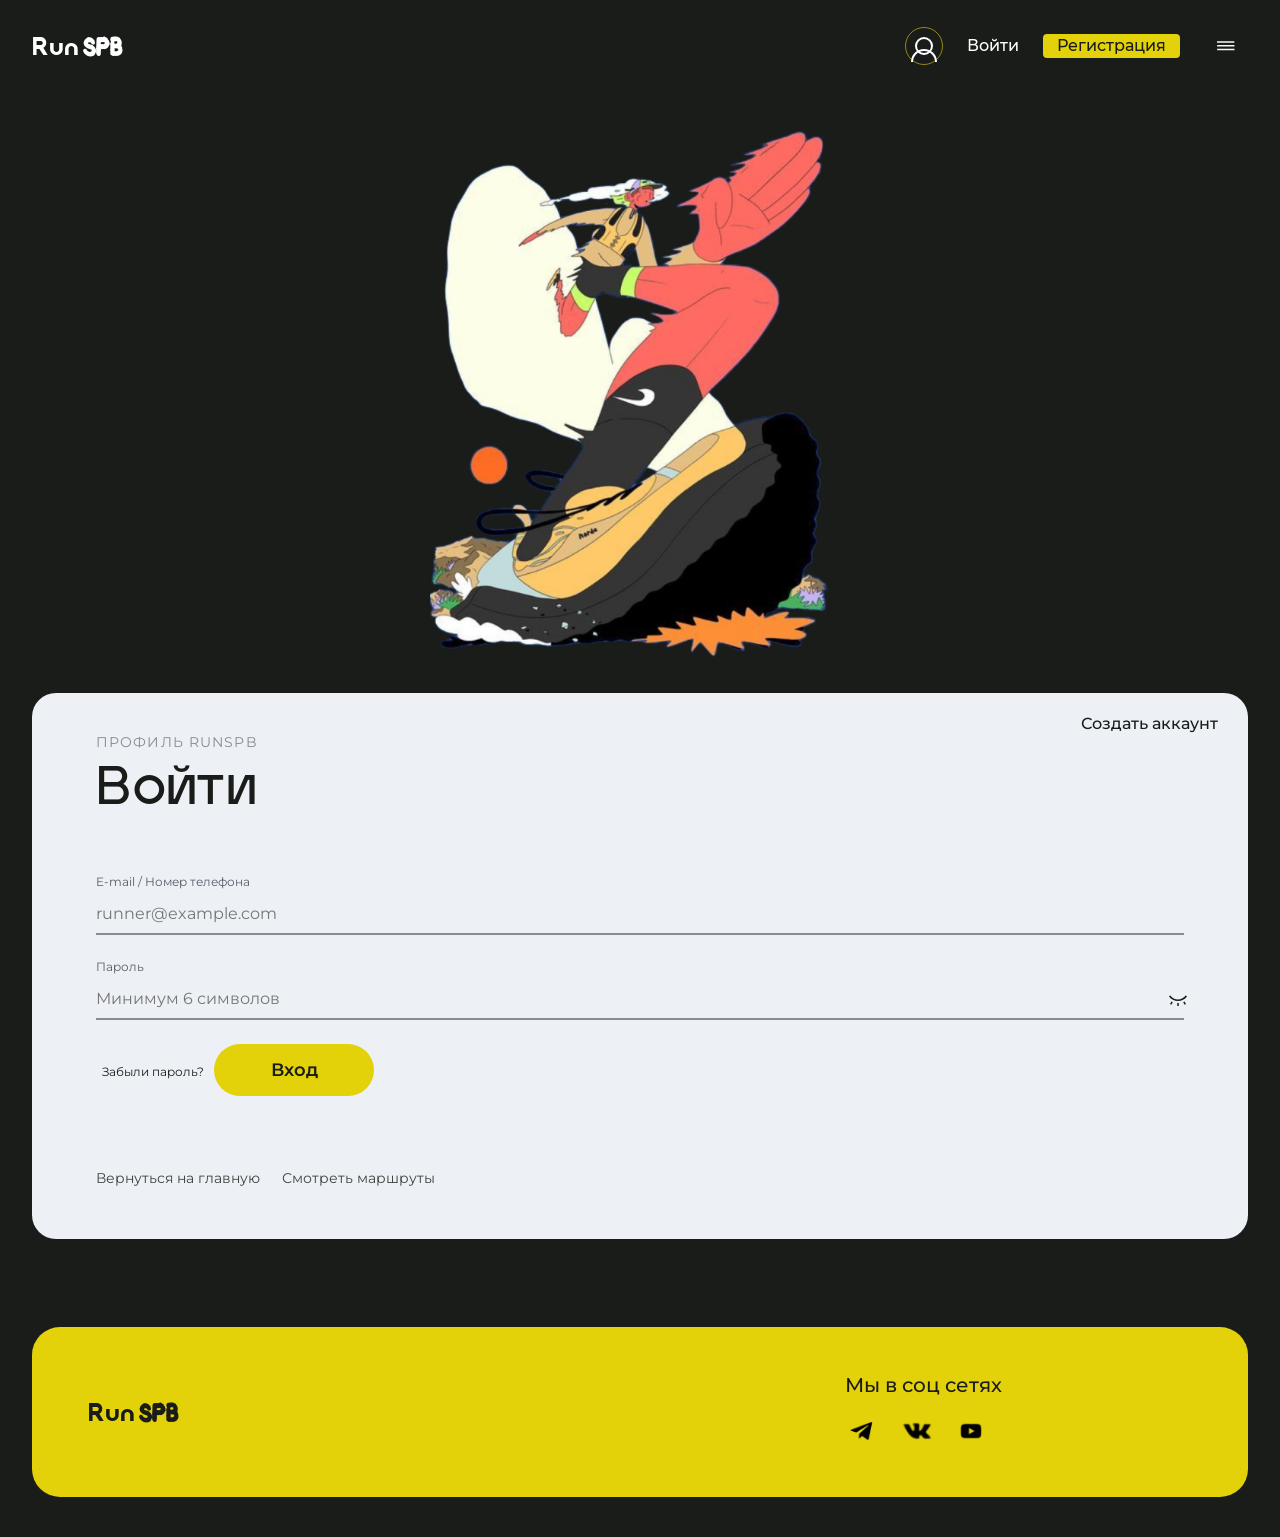
<file: Профиль/profile.html>
<!DOCTYPE html>
<html lang="ru">
<head>
  <meta charset="UTF-8">
  <meta http-equiv="X-UA-Compatible" content="IE=edge">
  <meta name="viewport" content="width=device-width, initial-scale=1.0">
  <link rel="stylesheet" href="../Главная страница/vars.css">
  <link rel="stylesheet" href="./style.css">
  <title>RunSPB - Профиль</title>
</head>
<body>
  <div class="page-shell">
    <header class="site-header">
      <a class="brand brand-header" href="../Главная страница/page1.html" aria-label="На главную">
        <span class="brand-run">Run</span><span class="brand-spb">SPB</span>
      </a>

      <nav class="desktop-nav" aria-label="&#1044;&#1077;&#1081;&#1089;&#1090;&#1074;&#1080;&#1103; &#1087;&#1088;&#1086;&#1092;&#1080;&#1083;&#1103;">
        <a class="profile-link" href="./profile.html" aria-label="&#1055;&#1088;&#1086;&#1092;&#1080;&#1083;&#1100;">
          <span class="profile-icon" aria-hidden="true"></span>
        </a>
        <a class="auth-link login-button" href="../%D0%A1%D1%82%D1%80%D0%B0%D0%BD%D0%B8%D1%86%D0%B0%20%D0%B2%D1%85%D0%BE%D0%B4%D0%B0/page2.html">&#1042;&#1086;&#1081;&#1090;&#1080;</a>
        <a class="register-chip" href="../%D0%A1%D1%82%D1%80%D0%B0%D0%BD%D0%B8%D1%86%D0%B0%20%D0%B2%D1%85%D0%BE%D0%B4%D0%B0/page2.html">&#1056;&#1077;&#1075;&#1080;&#1089;&#1090;&#1088;&#1072;&#1094;&#1080;&#1103;</a>
        <button class="header-link header-link-button" id="logout-button" type="button">Выйти</button>
      </nav>

      <button class="burger-button" type="button" aria-label="&#1054;&#1090;&#1082;&#1088;&#1099;&#1090;&#1100; &#1084;&#1077;&#1085;&#1102;" aria-expanded="false" aria-controls="mobile-menu">
        <img class="burger-icon" src="../%D0%9C%D0%B0%D1%80%D1%88%D1%80%D1%83%D1%82/icon-burger0.svg" alt="">
      </button>

      <div class="mobile-menu" id="mobile-menu" hidden>
        <a class="mobile-menu-link" href="../%D0%93%D0%BB%D0%B0%D0%B2%D0%BD%D0%B0%D1%8F%20%D1%81%D1%82%D1%80%D0%B0%D0%BD%D0%B8%D1%86%D0%B0/page1.html">&#1043;&#1083;&#1072;&#1074;&#1085;&#1072;&#1103;</a>
        <a class="mobile-menu-link" href="../%D0%9C%D0%B0%D1%80%D1%88%D1%80%D1%83%D1%82/index.html">&#1052;&#1072;&#1088;&#1096;&#1088;&#1091;&#1090;&#1099;</a>
        <a class="mobile-menu-link" href="../%D0%9C%D0%B5%D1%80%D0%BE%D0%BF%D1%80%D0%B8%D1%8F%D1%82%D0%B8%D1%8F/index.html">&#1052;&#1077;&#1088;&#1086;&#1087;&#1088;&#1080;&#1103;&#1090;&#1080;&#1103;</a>
        <a class="mobile-menu-link mobile-menu-profile" href="./profile.html">
          <span class="profile-icon" aria-hidden="true"></span>
          &#1055;&#1088;&#1086;&#1092;&#1080;&#1083;&#1100;
        </a>
        <a class="mobile-menu-link" href="../%D0%A1%D1%82%D1%80%D0%B0%D0%BD%D0%B8%D1%86%D0%B0%20%D0%B2%D1%85%D0%BE%D0%B4%D0%B0/page2.html">&#1042;&#1086;&#1081;&#1090;&#1080;</a>
        <a class="mobile-menu-link mobile-menu-link-primary" href="../%D0%A1%D1%82%D1%80%D0%B0%D0%BD%D0%B8%D1%86%D0%B0%20%D0%B2%D1%85%D0%BE%D0%B4%D0%B0/page2.html">&#1056;&#1077;&#1075;&#1080;&#1089;&#1090;&#1088;&#1072;&#1094;&#1080;&#1103;</a>
      </div>
    </header>

    <main class="page-content">
      <section class="profile-hero" aria-label="&#1044;&#1072;&#1085;&#1085;&#1099;&#1077; &#1087;&#1088;&#1086;&#1092;&#1080;&#1083;&#1103;">
        <div class="profile-card">
          <p class="profile-kicker">Личный кабинет</p>
          <h1 class="profile-title" id="profile-name">Профиль RunSPB</h1>
          <p class="profile-copy" id="profile-email">Добавь аккаунт, чтобы сохранять любимые маршруты и возвращаться к ним позже.</p>

          <div class="profile-meta">
            <div class="meta-card">
              <span class="meta-label">Создан</span>
              <span class="meta-value" id="profile-created-at">Пока нет данных</span>
            </div>
            <div class="meta-card">
              <span class="meta-label">Последний вход</span>
              <span class="meta-value" id="profile-last-login">Пока нет данных</span>
            </div>
          </div>

          <div class="profile-actions">
            <a class="primary-action" href="../Маршрут/index.html">Подобрать маршрут</a>
            <a class="secondary-action" href="../Страница входа/page2.html">Изменить профиль</a>
          </div>
        </div>
      </section>

      <section class="saved-routes-section" aria-labelledby="saved-routes-title">
        <div class="section-head">
          <h2 class="section-title" id="saved-routes-title">Сохранённые маршруты</h2>
          <p class="section-copy">Маршруты, которые ты добавил в профиль, будут появляться здесь.</p>
        </div>

        <div class="saved-routes-grid" id="saved-routes-grid"></div>
        <p class="empty-state" id="saved-routes-empty" hidden>Пока ничего не сохранено. Открой маршруты и добавь первый забег в профиль.</p>
      </section>
      <section class="saved-routes-section" aria-labelledby="profile-events-title">
        <div class="section-head">
          <h2 class="section-title" id="profile-events-title">&#1052;&#1086;&#1080; &#1084;&#1077;&#1088;&#1086;&#1087;&#1088;&#1080;&#1103;&#1090;&#1080;&#1103;</h2>
          <p class="section-copy">&#1057;&#1086;&#1073;&#1099;&#1090;&#1080;&#1103;, &#1085;&#1072; &#1082;&#1086;&#1090;&#1086;&#1088;&#1099;&#1077; &#1090;&#1099; &#1079;&#1072;&#1087;&#1080;&#1096;&#1077;&#1096;&#1100;&#1089;&#1103;, &#1073;&#1091;&#1076;&#1091;&#1090; &#1089;&#1086;&#1073;&#1088;&#1072;&#1085;&#1099; &#1074; &#1101;&#1090;&#1086;&#1084; &#1088;&#1072;&#1079;&#1076;&#1077;&#1083;&#1077;.</p>
        </div>

        <div class="saved-routes-grid" id="saved-events-grid"></div>
        <p class="empty-state" id="saved-events-empty">&#1055;&#1086;&#1082;&#1072; &#1085;&#1077;&#1090; &#1079;&#1072;&#1087;&#1080;&#1089;&#1080; &#1085;&#1072; &#1084;&#1077;&#1088;&#1086;&#1087;&#1088;&#1080;&#1103;&#1090;&#1080;&#1103;. &#1054;&#1090;&#1082;&#1088;&#1086;&#1081; &#1088;&#1072;&#1079;&#1076;&#1077;&#1083; &#171;&#1052;&#1077;&#1088;&#1086;&#1087;&#1088;&#1080;&#1103;&#1090;&#1080;&#1103;&#187; &#1080; &#1074;&#1099;&#1073;&#1077;&#1088;&#1080; &#1089;&#1090;&#1072;&#1088;&#1090;.</p>
      </section>
    </main>

    <footer class="site-footer">
      <a class="brand brand-footer" href="../Главная страница/page1.html" aria-label="На главную">
        <span class="brand-run">Run</span><span class="brand-spb">SPB</span>
      </a>

      <div class="footer-social">
        <p class="footer-title">Мы в соц сетях</p>
        <div class="social-icons">
          <a class="social-link" href="https://t.me/" target="_blank" rel="noopener noreferrer" aria-label="Telegram">
            <img src="../Страница входа/_81-e-9125-dfe-9-fe-6161-ba-1-aa-96-c-4876288-10.png" alt="">
          </a>
          <a class="social-link" href="https://vk.com/" target="_blank" rel="noopener noreferrer" aria-label="VK">
            <img src="../Страница входа/f-74-dcd-9139-ebf-8-c-14-daf-235-cdf-026-c-7-c-10.png" alt="">
          </a>
          <a class="social-link" href="https://www.instagram.com/" target="_blank" rel="noopener noreferrer" aria-label="Instagram">
            <img src="../Страница входа/image-10.png" alt="">
          </a>
        </div>
      </div>
    </footer>
  </div>

  <script>
    const PROFILE_STORAGE_KEY = 'runspb-user-profile';
    const profileName = document.getElementById('profile-name');
    const profileEmail = document.getElementById('profile-email');
    const profileCreatedAt = document.getElementById('profile-created-at');
    const profileLastLogin = document.getElementById('profile-last-login');
    const savedRoutesGrid = document.getElementById('saved-routes-grid');
    const savedRoutesEmpty = document.getElementById('saved-routes-empty');
    const savedEventsGrid = document.getElementById('saved-events-grid');
    const savedEventsEmpty = document.getElementById('saved-events-empty');
    const logoutButton = document.getElementById('logout-button');
    const burgerButton = document.querySelector('.burger-button');
    const mobileMenu = document.getElementById('mobile-menu');

    function readProfile() {
      try {
        const rawProfile = localStorage.getItem(PROFILE_STORAGE_KEY);
        return rawProfile ? JSON.parse(rawProfile) : null;
      } catch (error) {
        return null;
      }
    }

    function formatDate(value) {
      if (!value) {
        return 'Пока нет данных';
      }

      return new Intl.DateTimeFormat('ru-RU', {
        day: 'numeric',
        month: 'long',
        year: 'numeric'
      }).format(new Date(value));
    }

    function renderSavedRoutes(routes) {
      savedRoutesGrid.innerHTML = '';

      if (!routes.length) {
        savedRoutesEmpty.hidden = false;
        return;
      }

      savedRoutesEmpty.hidden = true;

      routes.forEach((route) => {
        const card = document.createElement('article');
        card.className = 'saved-route-card';
        card.innerHTML = `
          <h3 class="saved-route-title">${route.name}</h3>
          <p class="saved-route-copy">Метро: ${route.metro}. Старт: ${route.location}.</p>
          <ul class="saved-route-meta">
            <li>Дистанция: ${route.distance} км</li>
            <li>Сложность: ${route.level}</li>
          </ul>
        `;
        const savedRouteCopy = card.querySelector('.saved-route-copy');
        const savedRouteMeta = card.querySelector('.saved-route-meta');

        savedRouteCopy.textContent = route.note || `Старт: ${route.location}. Метро рядом: ${route.metro}.`;

        if (route.bestTime) {
          const startItem = document.createElement('li');
          startItem.textContent = `Старт: ${route.location}`;
          savedRouteMeta.appendChild(startItem);

          const timingItem = document.createElement('li');
          timingItem.textContent = route.bestTime;
          savedRouteMeta.appendChild(timingItem);
        }

        savedRoutesGrid.appendChild(card);
      });
    }

    function renderSavedEvents(events) {
      savedEventsGrid.innerHTML = '';

      if (!events.length) {
        savedEventsEmpty.hidden = false;
        return;
      }

      savedEventsEmpty.hidden = true;

      events.forEach((event) => {
        const card = document.createElement('article');
        card.className = 'saved-route-card';
        card.innerHTML = `
          <h3 class="saved-route-title">${event.title}</h3>
          <p class="saved-route-copy">${event.format}. ${event.place}.</p>
          <ul class="saved-route-meta">
            <li>Дата: ${event.date}</li>
            <li>Дистанция: ${event.distance}</li>
          </ul>
        `;
        savedEventsGrid.appendChild(card);
      });
    }

    function renderProfile() {
      const profile = readProfile();
      if (!profile) {
        window.location.href = '../Страница входа/page2.html';
        return;
      }

      profileName.textContent = profile.displayName || 'Профиль RunSPB';
      profileEmail.textContent = profile.email || 'Без e-mail';
      profileCreatedAt.textContent = formatDate(profile.createdAt);
      profileLastLogin.textContent = formatDate(profile.lastLoginAt);
      renderSavedRoutes(Array.isArray(profile.savedRoutes) ? profile.savedRoutes : []);
      renderSavedEvents(Array.isArray(profile.savedEvents) ? profile.savedEvents : []);
    }

    logoutButton.addEventListener('click', () => {
      localStorage.removeItem(PROFILE_STORAGE_KEY);
      window.location.href = '../Страница входа/page2.html';
    });

    function setMobileMenuState(isOpen) {
      burgerButton.setAttribute('aria-expanded', String(isOpen));
      mobileMenu.hidden = !isOpen;
      mobileMenu.classList.toggle('is-open', isOpen);
    }

    burgerButton.addEventListener('click', () => {
      const isOpen = burgerButton.getAttribute('aria-expanded') === 'true';
      setMobileMenuState(!isOpen);
    });

    mobileMenu.querySelectorAll('a').forEach((link) => {
      link.addEventListener('click', () => setMobileMenuState(false));
    });

    document.addEventListener('keydown', (event) => {
      if (event.key === 'Escape') {
        setMobileMenuState(false);
      }
    });

    renderProfile();
  </script>
</body>
</html>
</file>
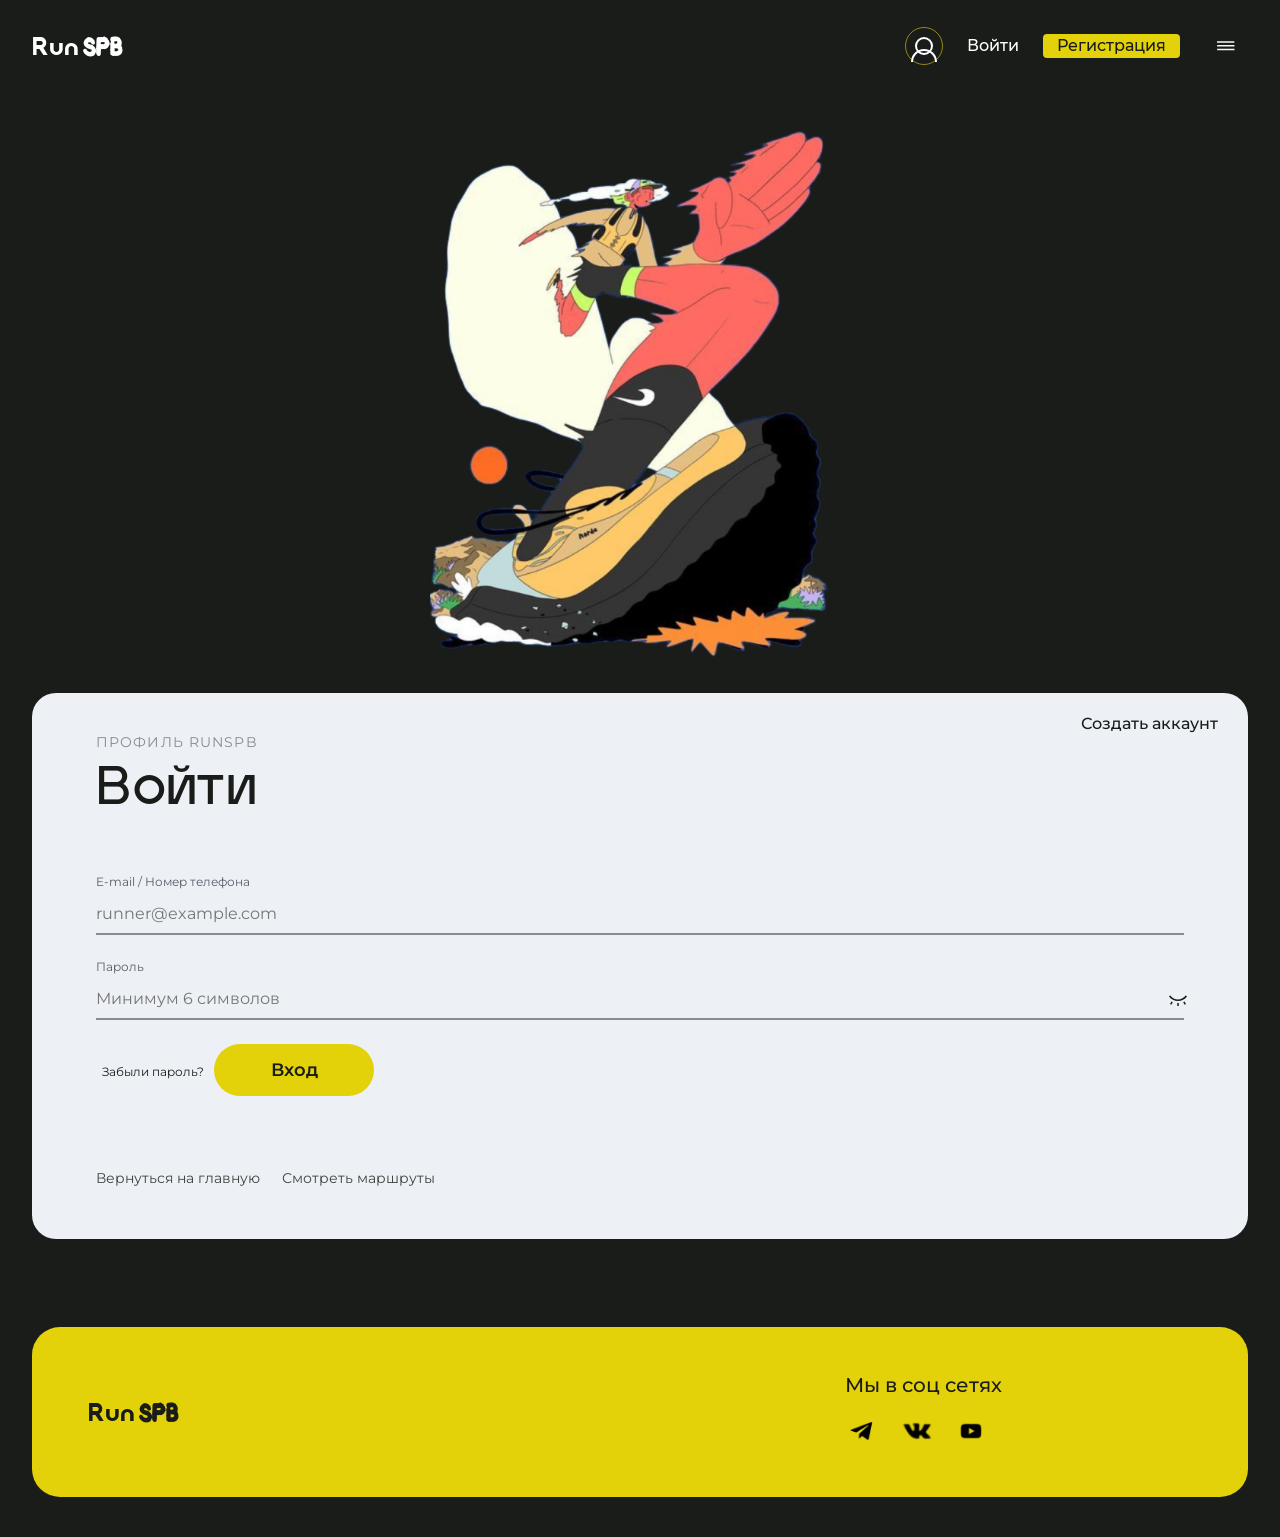
<file: Страница входа/page2.html>
<!DOCTYPE html>
<html lang="ru">
<head>
  <meta charset="UTF-8">
  <meta http-equiv="X-UA-Compatible" content="IE=edge">
  <meta name="viewport" content="width=device-width, initial-scale=1.0">
  <link rel="stylesheet" href="./vars.css">
  <link rel="stylesheet" href="./style.css">
  <title>RunSPB - Вход</title>
</head>
<body>
  <div class="page-shell">
    <header class="site-header">
      <a class="brand brand-header" href="../Главная страница/page1.html" aria-label="На главную">
        <span class="brand-run">Run</span><span class="brand-spb">SPB</span>
      </a>

      <nav class="desktop-nav" aria-label="&#1044;&#1077;&#1081;&#1089;&#1090;&#1074;&#1080;&#1103; &#1087;&#1088;&#1086;&#1092;&#1080;&#1083;&#1103;">
        <a class="profile-link" href="../%D0%9F%D1%80%D0%BE%D1%84%D0%B8%D0%BB%D1%8C/profile.html" aria-label="&#1055;&#1088;&#1086;&#1092;&#1080;&#1083;&#1100;">
          <span class="profile-icon" aria-hidden="true"></span>
        </a>
        <a class="auth-link login-button" href="./page2.html">&#1042;&#1086;&#1081;&#1090;&#1080;</a>
        <a class="register-chip" href="./page2.html">&#1056;&#1077;&#1075;&#1080;&#1089;&#1090;&#1088;&#1072;&#1094;&#1080;&#1103;</a>
      </nav>

      <button class="burger-button" type="button" aria-label="&#1054;&#1090;&#1082;&#1088;&#1099;&#1090;&#1100; &#1084;&#1077;&#1085;&#1102;" aria-expanded="false" aria-controls="mobile-menu">
        <img class="burger-icon" src="icon-burger0.svg" alt="">
      </button>

      <div class="mobile-menu" id="mobile-menu" hidden>
        <a class="mobile-menu-link" href="../%D0%93%D0%BB%D0%B0%D0%B2%D0%BD%D0%B0%D1%8F%20%D1%81%D1%82%D1%80%D0%B0%D0%BD%D0%B8%D1%86%D0%B0/page1.html">&#1043;&#1083;&#1072;&#1074;&#1085;&#1072;&#1103;</a>
        <a class="mobile-menu-link" href="../%D0%9C%D0%B0%D1%80%D1%88%D1%80%D1%83%D1%82/index.html">&#1052;&#1072;&#1088;&#1096;&#1088;&#1091;&#1090;&#1099;</a>
        <a class="mobile-menu-link" href="../%D0%9C%D0%B5%D1%80%D0%BE%D0%BF%D1%80%D0%B8%D1%8F%D1%82%D0%B8%D1%8F/index.html">&#1052;&#1077;&#1088;&#1086;&#1087;&#1088;&#1080;&#1103;&#1090;&#1080;&#1103;</a>
        <a class="mobile-menu-link mobile-menu-profile" href="../%D0%9F%D1%80%D0%BE%D1%84%D0%B8%D0%BB%D1%8C/profile.html">
          <span class="profile-icon" aria-hidden="true"></span>
          &#1055;&#1088;&#1086;&#1092;&#1080;&#1083;&#1100;
        </a>
        <a class="mobile-menu-link" href="./page2.html">&#1042;&#1086;&#1081;&#1090;&#1080;</a>
        <a class="mobile-menu-link mobile-menu-link-primary" href="./page2.html">&#1056;&#1077;&#1075;&#1080;&#1089;&#1090;&#1088;&#1072;&#1094;&#1080;&#1103;</a>
      </div>
    </header>

    <main class="auth-layout">
      <section class="art-panel">
        <img class="art-image" src="d-6-ec-5-aa-9-da-169429-b-739022-c-63-e-79566-10.png" alt="Иллюстрация бегуна">
      </section>

      <section class="auth-card">
        <button class="mode-link" type="button" id="mode-switch">Создать аккаунт</button>
        <p class="auth-kicker">Профиль RunSPB</p>
        <h1 class="auth-title" id="auth-title">Войти</h1>

        <form class="auth-form" id="auth-form">
          <label class="field" id="name-field" hidden>
            <span class="field-label">Имя</span>
            <input id="name-input" type="text" name="name" placeholder="Например: Арсений">
          </label>

          <label class="field">
            <span class="field-label">E-mail / Номер телефона</span>
            <input id="email-input" type="text" name="email" placeholder="runner@example.com" required>
          </label>

          <label class="field field-password">
            <span class="field-label">Пароль</span>
            <input id="password-input" type="password" name="password" placeholder="Минимум 6 символов" required minlength="6">
            <button class="password-toggle" type="button" aria-label="Показать пароль" aria-pressed="false" data-show-src="icon-password-show0.svg" data-hide-src="icon-password-hide0.svg">
              <img src="icon-password-hide0.svg" alt="">
            </button>
          </label>

          <button class="forgot-link" type="button" id="forgot-button">Забыли пароль?</button>

          <button class="submit-button" type="submit" id="submit-button">Вход</button>
        </form>

        <p class="status-message" id="status-message" aria-live="polite"></p>

        <div class="helper-links">
          <a class="helper-link" href="../Главная страница/page1.html">Вернуться на главную</a>
          <a class="helper-link" href="../Маршрут/index.html">Смотреть маршруты</a>
        </div>
      </section>
    </main>

    <footer class="site-footer">
      <a class="brand brand-footer" href="../Главная страница/page1.html" aria-label="На главную">
        <span class="brand-run">Run</span><span class="brand-spb">SPB</span>
      </a>

      <div class="footer-social">
        <p class="footer-title">Мы в соц сетях</p>
        <div class="social-icons">
          <a class="social-link" href="https://t.me/" target="_blank" rel="noopener noreferrer" aria-label="Telegram">
            <img src="_81-e-9125-dfe-9-fe-6161-ba-1-aa-96-c-4876288-10.png" alt="">
          </a>
          <a class="social-link" href="https://vk.com/" target="_blank" rel="noopener noreferrer" aria-label="VK">
            <img src="f-74-dcd-9139-ebf-8-c-14-daf-235-cdf-026-c-7-c-10.png" alt="">
          </a>
          <a class="social-link" href="https://www.instagram.com/" target="_blank" rel="noopener noreferrer" aria-label="Instagram">
            <img src="image-10.png" alt="">
          </a>
        </div>
      </div>
    </footer>
  </div>

  <script>
    const PROFILE_STORAGE_KEY = 'runspb-user-profile';
    const modeSwitch = document.getElementById('mode-switch');
    const authTitle = document.getElementById('auth-title');
    const submitButton = document.getElementById('submit-button');
    const authForm = document.getElementById('auth-form');
    const statusMessage = document.getElementById('status-message');
    const passwordInput = document.getElementById('password-input');
    const passwordToggle = document.querySelector('.password-toggle');
    const forgotButton = document.getElementById('forgot-button');
    const emailInput = document.getElementById('email-input');
    const nameField = document.getElementById('name-field');
    const nameInput = document.getElementById('name-input');
    const burgerButton = document.querySelector('.burger-button');
    const mobileMenu = document.getElementById('mobile-menu');

    let isRegisterMode = false;

    function readProfile() {
      try {
        const rawProfile = localStorage.getItem(PROFILE_STORAGE_KEY);
        return rawProfile ? JSON.parse(rawProfile) : null;
      } catch (error) {
        return null;
      }
    }

    function saveProfile(profile) {
      localStorage.setItem(PROFILE_STORAGE_KEY, JSON.stringify(profile));
    }

    function resolveDisplayName() {
      const manualName = nameInput.value.trim();
      if (manualName) {
        return manualName;
      }

      const emailValue = emailInput.value.trim();
      if (!emailValue) {
        return 'Runner';
      }

      return emailValue.split('@')[0] || emailValue;
    }

    function syncMode() {
      authTitle.textContent = isRegisterMode ? 'Регистрация' : 'Войти';
      submitButton.textContent = isRegisterMode ? 'Создать аккаунт' : 'Вход';
      modeSwitch.textContent = isRegisterMode ? 'Уже есть аккаунт?' : 'Создать аккаунт';
      forgotButton.hidden = isRegisterMode;
      nameField.hidden = !isRegisterMode;
      nameInput.required = isRegisterMode;
      if (!isRegisterMode) {
        nameInput.value = '';
      }
      statusMessage.textContent = '';
    }

    function setMobileMenuState(isOpen) {
      burgerButton.setAttribute('aria-expanded', String(isOpen));
      mobileMenu.hidden = !isOpen;
      mobileMenu.classList.toggle('is-open', isOpen);
    }

    function syncPasswordToggle() {
      const isPasswordVisible = passwordInput.type === 'text';
      const passwordToggleIcon = passwordToggle.querySelector('img');
      passwordToggleIcon.src = isPasswordVisible ? passwordToggle.dataset.showSrc : passwordToggle.dataset.hideSrc;
      passwordToggle.setAttribute('aria-label', isPasswordVisible ? 'Скрыть пароль' : 'Показать пароль');
      passwordToggle.setAttribute('aria-pressed', String(isPasswordVisible));
    }

    modeSwitch.addEventListener('click', () => {
      isRegisterMode = !isRegisterMode;
      syncMode();
    });

    burgerButton.addEventListener('click', () => {
      const isOpen = burgerButton.getAttribute('aria-expanded') === 'true';
      setMobileMenuState(!isOpen);
    });

    mobileMenu.querySelectorAll('a').forEach((link) => {
      link.addEventListener('click', () => setMobileMenuState(false));
    });

    passwordToggle.addEventListener('click', () => {
      passwordInput.type = passwordInput.type === 'password' ? 'text' : 'password';
      syncPasswordToggle();
    });

    document.addEventListener('keydown', (event) => {
      if (event.key === 'Escape') {
        setMobileMenuState(false);
      }
    });

    forgotButton.addEventListener('click', () => {
      statusMessage.textContent = 'Для демо-версии достаточно ввести любые корректные данные и войти заново.';
    });

    authForm.addEventListener('submit', (event) => {
      event.preventDefault();

      if (!authForm.reportValidity()) {
        return;
      }

      const emailValue = emailInput.value.trim();
      if (emailValue.length < 3) {
        statusMessage.textContent = 'Добавь e-mail или номер телефона.';
        return;
      }

      const existingProfile = readProfile();

      if (isRegisterMode) {
        if (existingProfile && existingProfile.email === emailValue) {
          statusMessage.textContent = 'Профиль с таким e-mail уже есть. Попробуй войти.';
          return;
        }

        const profile = {
          id: `runspb-${Date.now()}`,
          email: emailValue,
          displayName: resolveDisplayName(),
          createdAt: new Date().toISOString(),
          lastLoginAt: new Date().toISOString(),
          savedRoutes: existingProfile && Array.isArray(existingProfile.savedRoutes)
            ? existingProfile.savedRoutes
            : []
        };

        saveProfile(profile);
        statusMessage.textContent = 'Аккаунт создан. Открываем профиль...';
      } else {
        if (!existingProfile || existingProfile.email !== emailValue) {
          statusMessage.textContent = 'Профиль не найден. Сначала создай аккаунт.';
          return;
        }

        existingProfile.lastLoginAt = new Date().toISOString();
        saveProfile(existingProfile);
        statusMessage.textContent = 'Вход выполнен. Открываем профиль...';
      }

      setTimeout(() => {
        window.location.href = '../Профиль/profile.html';
      }, 900);
    });

    syncMode();
    syncPasswordToggle();
  </script>
</body>
</html>
</file>
<file: Маршрут/vars.css>
/* Figma Styles of your File */
@import url('https://fonts.googleapis.com/css2?family=Montserrat:wght@400;500;600&display=swap');
@import url('https://fonts.googleapis.com/css2?family=Roboto:wght@400&display=swap');
@font-face {
    font-family: 'IgraSans-Regular';
    src: url('fonts/IgraSans-Regular.otf') format('opentype');
    font-weight: 400;
    font-style: normal;
}
@font-face {
    font-family: 'StampRspkOne-Bold';
    src: url('fonts/StampRspkOne-Bold.otf') format('opentype');
    font-weight: 700;
    font-style: normal;
}
@font-face {
    font-family: 'Montserrat-Regular';
    src: url('fonts/Montserrat-Regular.ttf') format('truetype');
    font-weight: 400;
    font-style: normal;
}
@font-face {
    font-family: 'Roboto-Regular';
    src: url('fonts/Roboto-Regular.ttf') format('truetype');
    font-weight: 400;
    font-style: normal;
}
@font-face {
    font-family: 'Wattauchimma-Regular';
    src: url('fonts/Wattauchimma-Regular.ttf') format('truetype');
    font-weight: 400;
    font-style: normal;
}

@font-face {
    font-family: 'Montserrat-Medium';
    src: url('fonts/Montserrat-Medium.ttf') format('truetype');
    font-weight: 500;
    font-style: normal;
}

@font-face {
    font-family: 'Montserrat-SemiBold';
    src: url('fonts/Montserrat-SemiBold.ttf') format('truetype');
    font-weight: 600;
    font-style: normal;
}

:root {
  /* Colors */
  --black-100: #1a1c19;
  --black-70: #575d68;
  --black-50: #868b95;
  --black-30: #b8b9c0;
  --black-10: #e7e7e9;
  --black-5: #f3f3f4;
  --black-3: #f8f8f8;
  --yellow-1: #ad9f07;
  --yellow-2: #fdeb26;
  --yellow-3: #f8e72e;
  --yellow-4-main: #e3d10a;
  --yellow-5: #eadc3b;
  --yellow-6: #ddd479;
  --yellow-7: #f4f0c7;
  --system-error: #b21414;
  --system-warning: #eb7200;
  --system-success: #306918;

  /* Fonts */
  --h1-web-font-family: IgraSans-Regular, sans-serif;
  --h1-web-font-size: 60px;
  --h1-web-line-height: 60px;
  --h1-web-font-weight: 400;
  --h1-web-font-style: normal;
  --h2-web-font-family: IgraSans-Regular, sans-serif;
  --h2-web-font-size: 40px;
  --h2-web-line-height: 44px;
  --h2-web-font-weight: 400;
  --h2-web-font-style: normal;
  --h3-web-font-family: IgraSans-Regular, sans-serif;
  --h3-web-font-size: 28px;
  --h3-web-line-height: 36px;
  --h3-web-font-weight: 400;
  --h3-web-font-style: normal;
  --text-large-web-font-family: Montserrat-SemiBold, sans-serif;
  --text-large-web-font-size: 18px;
  --text-large-web-line-height: 28px;
  --text-large-web-font-weight: 600;
  --text-large-web-font-style: normal;
  --text-medium-web-font-family: Montserrat-Medium, sans-serif;
  --text-medium-web-font-size: 16px;
  --text-medium-web-line-height: 24px;
  --text-medium-web-font-weight: 500;
  --text-medium-web-font-style: normal;
  --text-small-web-font-family: Montserrat-Regular, sans-serif;
  --text-small-web-font-size: 14px;
  --text-small-web-line-height: 20px;
  --text-small-web-font-weight: 400;
  --text-small-web-font-style: normal;

  /* Effects */
}
/* Figma Color Variables of your File */
</file>
<file: Маршрут/style.css>
﻿html {
  scroll-behavior: smooth;
}

* {
  box-sizing: border-box;
}

body {
  margin: 0;
  background: #1a1c19;
  color: #f8f8f8;
  font-family: "Montserrat", sans-serif;
}

a {
  color: inherit;
  text-decoration: none;
}

button,
input {
  font: inherit;
}

button {
  border: 0;
  background: none;
  cursor: pointer;
}

.page-shell {
  min-height: 100vh;
  padding: clamp(18px, 2vw, 24px) clamp(16px, 2.5vw, 32px) clamp(30px, 4vw, 40px);
}

.site-header,
.site-footer {
  max-width: 1300px;
  margin: 0 auto;
}

.site-header {
  position: relative;
  display: flex;
  flex-wrap: wrap;
  align-items: center;
  justify-content: space-between;
  gap: 24px;
}

.brand {
  display: inline-flex;
  align-items: baseline;
  gap: 4px;
  white-space: nowrap;
}

.brand-run {
  font-family: "Wattauchimma-Regular", sans-serif;
  font-size: clamp(30px, 2.2vw, 38px);
}

.brand-spb {
  font-family: "StampRspkOne-Bold", sans-serif;
  font-size: clamp(24px, 1.8vw, 30px);
  font-weight: 700;
}

.brand-header {
  color: #ffffff;
}

.brand-footer {
  color: #1a1c19;
}

.main-nav,
.header-actions,
.desktop-nav {
  display: flex;
  align-items: center;
  gap: 24px;
}

.main-nav,
.desktop-nav {
  margin-left: auto;
}

.nav-link,
.header-link,
.auth-link {
  color: #ffffff;
  font-family: var(--text-medium-web-font-family, "Montserrat-Medium", sans-serif);
  font-size: var(--text-medium-web-font-size, 16px);
  line-height: var(--text-medium-web-line-height, 24px);
  font-weight: var(--text-medium-web-font-weight, 500);
  transition: color 0.2s ease, background 0.2s ease;
}

.nav-link:hover,
.nav-link:focus-visible,
.header-link:hover,
.header-link:focus-visible,
.auth-link:hover,
.auth-link:focus-visible {
  color: #e3d10a;
}

.register-chip {
  min-height: 24px;
  padding: 0 14px;
  border-radius: 4px;
  background: #e3d10a;
  color: #1a1c19;
  display: inline-flex;
  align-items: center;
  justify-content: center;
  font-family: var(--text-medium-web-font-family, "Montserrat-Medium", sans-serif);
  font-size: var(--text-medium-web-font-size, 16px);
  line-height: var(--text-medium-web-line-height, 24px);
  font-weight: var(--text-medium-web-font-weight, 500);
  transition: transform 0.2s ease, box-shadow 0.2s ease;
}

.register-chip:hover,
.register-chip:focus-visible {
  color: #1a1c19;
  transform: translateY(-2px);
  box-shadow: 0px 10px 24px rgba(227, 209, 10, 0.3);
}

.profile-link {
  width: 38px;
  height: 38px;
  border-radius: 50%;
  border: 1px solid rgba(227, 209, 10, 0.6);
  color: #ffffff;
  display: inline-flex;
  align-items: center;
  justify-content: center;
  transition: background 0.2s ease, border-color 0.2s ease;
}

.profile-link:hover,
.profile-link:focus-visible {
  background: rgba(227, 209, 10, 0.14);
  border-color: #e3d10a;
}

.profile-icon {
  width: 18px;
  height: 18px;
  border-radius: 50%;
  border: 2px solid currentColor;
  position: relative;
  display: inline-block;
}

.profile-icon::after {
  content: "";
  position: absolute;
  left: 50%;
  bottom: -9px;
  width: 22px;
  height: 11px;
  border: 2px solid currentColor;
  border-bottom: 0;
  border-radius: 14px 14px 0 0;
  transform: translateX(-50%);
}

.burger-button {
  display: inline-flex;
  width: 44px;
  height: 44px;
  align-items: center;
  justify-content: center;
  margin-left: 0;
}

.burger-icon {
  width: 18px;
  height: 10px;
}

.mobile-menu {
  position: absolute;
  top: 56px;
  right: 0;
  width: 240px;
  padding: 16px;
  border-radius: 18px;
  background: rgba(26, 28, 25, 0.96);
  border: 1px solid rgba(227, 209, 10, 0.25);
  display: flex;
  flex-direction: column;
  gap: 10px;
  z-index: 10;
}

.mobile-menu[hidden] {
  display: none !important;
}

.mobile-menu.is-open {
  display: flex;
}

.mobile-menu-link {
  color: #ffffff;
  font-family: var(--text-medium-web-font-family, "Montserrat-Medium", sans-serif);
  font-size: var(--text-medium-web-font-size, 16px);
  line-height: var(--text-medium-web-line-height, 24px);
  font-weight: var(--text-medium-web-font-weight, 500);
  padding: 10px 12px;
  border-radius: 10px;
}

.mobile-menu-profile {
  display: flex;
  align-items: center;
  gap: 12px;
}

.mobile-menu-profile .profile-icon {
  width: 14px;
  height: 14px;
}

.mobile-menu-profile .profile-icon::after {
  width: 18px;
  height: 9px;
  bottom: -8px;
}

.mobile-menu-link:hover,
.mobile-menu-link:focus-visible {
  background: rgba(227, 209, 10, 0.15);
}

.mobile-menu-link-primary {
  background: #e3d10a;
  color: #1a1c19;
}

.page-content {
  max-width: 1300px;
  margin: 48px auto 0;
}

.hero {
  display: grid;
  grid-template-columns: 1.05fr 0.95fr;
  gap: 32px;
  align-items: stretch;
}

.hero-card,
.hero-image-wrap,
.route-card,
.route-modal {
  border-radius: 22px;
  min-width: 0;
}

.hero-card {
  padding: 38px;
  background: linear-gradient(180deg, #252824 0%, #171916 100%);
  border: 1px solid rgba(255, 255, 255, 0.06);
}

.hero-kicker,
.modal-kicker {
  margin: 0;
  color: #e3d10a;
  font-size: 14px;
  line-height: 20px;
  letter-spacing: 0.08em;
  text-transform: uppercase;
}

.hero-title,
.section-title,
.modal-title {
  margin: 14px 0 0;
  font-family: "IgraSans-Regular", sans-serif;
  font-size: clamp(34px, 3.2vw, 44px);
  line-height: clamp(38px, 3.4vw, 48px);
  font-weight: 400;
  max-width: 100%;
}

.hero-text {
  margin: 18px 0 0;
  max-width: 560px;
  color: #dde4ed;
  font-size: clamp(16px, 1.5vw, 18px);
  line-height: clamp(24px, 2vw, 28px);
  overflow-wrap: anywhere;
}

.filters-panel {
  margin-top: 34px;
}

.search-field {
  display: block;
}

.search-label {
  display: block;
  margin-bottom: 10px;
  color: #868b95;
  font-size: 12px;
  line-height: 16px;
}

.search-field input {
  width: 100%;
  padding: 16px 18px;
  border-radius: 14px;
  border: 1px solid rgba(255, 255, 255, 0.12);
  background: rgba(255, 255, 255, 0.04);
  color: #ffffff;
  outline: none;
}

.search-field input:focus {
  border-color: #e3d10a;
}

.filter-chip-list {
  display: flex;
  flex-wrap: wrap;
  gap: 12px;
  margin-top: 18px;
}

.filter-chip,
.sort-chip,
.route-button,
.create-route-button,
.modal-action {
  display: inline-flex;
  align-items: center;
  justify-content: center;
  gap: 8px;
  transition: transform 0.2s ease, box-shadow 0.2s ease, background 0.2s ease;
}

.filter-chip,
.sort-chip {
  min-height: 46px;
  padding: 10px 18px;
  border-radius: 999px;
  border: 1px solid rgba(255, 255, 255, 0.12);
  background: #ffffff;
  color: #575d68;
}

.filter-chip.is-active {
  background: #e3d10a;
  color: #1a1c19;
}

.sort-chip {
  background: rgba(255, 255, 255, 0.06);
  color: #ffffff;
}

.chip-icon,
.sort-icon {
  width: 18px;
  height: 18px;
  object-fit: contain;
}

.hero-image-wrap {
  overflow: hidden;
  min-height: 100%;
  background: #edf1f6;
}

.hero-image {
  width: 100%;
  height: 100%;
  object-fit: cover;
  display: block;
}

.routes-section {
  margin-top: 88px;
}

.section-head {
  display: flex;
  align-items: center;
  justify-content: space-between;
  gap: 24px;
}

.create-route-button,
.route-button,
.modal-action {
  min-height: 52px;
  padding: 12px 24px;
  border-radius: 999px;
  background: #e3d10a;
  color: #1a1c19;
  font-size: 18px;
  line-height: 28px;
  font-weight: 600;
}

.route-grid {
  display: grid;
  grid-template-columns: repeat(3, minmax(0, 1fr));
  gap: 20px;
  margin-top: 30px;
}

.route-card {
  overflow: hidden;
  background: #222521;
  border: 1px solid rgba(255, 255, 255, 0.08);
}

.route-image {
  width: 100%;
  aspect-ratio: 420 / 364;
  object-fit: cover;
  display: block;
}

.route-body {
  padding: 22px 22px 26px;
}

.route-name {
  margin: 0;
  font-size: 22px;
  line-height: 30px;
  font-weight: 600;
}

.route-copy {
  margin: 14px 0 0;
  color: #dde4ed;
  font-size: 16px;
  line-height: 24px;
}

.route-meta,
.modal-meta {
  margin: 16px 0 0;
  padding-left: 18px;
  color: #dde4ed;
  font-size: 15px;
  line-height: 22px;
}

.route-button {
  margin-top: 22px;
}

.empty-state {
  margin-top: 22px;
  padding: 18px 20px;
  border-radius: 18px;
  background: rgba(255, 255, 255, 0.04);
  border: 1px solid rgba(255, 255, 255, 0.08);
  color: #dde4ed;
}

.results-state {
  margin: 22px 0 0;
  color: #868b95;
  font-size: 14px;
  line-height: 20px;
}

.site-footer {
  display: grid;
  grid-template-columns: minmax(180px, 1fr) minmax(260px, 1fr);
  gap: 28px;
  align-items: center;
  margin-top: 96px;
  padding: 44px 56px;
  border-radius: 28px;
  background: #e3d10a;
  color: #1a1c19;
}

.footer-social {
  display: flex;
  flex-direction: column;
  gap: 14px;
  justify-self: center;
}

.footer-title {
  margin: 0;
  font-size: 20px;
  line-height: 28px;
  font-weight: 500;
}

.footer-link {
  font-size: 14px;
  line-height: 20px;
}

.social-icons {
  display: flex;
  gap: 18px;
}

.social-link img {
  width: 36px;
  height: 36px;
  object-fit: contain;
}

.modal-overlay {
  position: fixed;
  inset: 0;
  background: rgba(0, 0, 0, 0.62);
  z-index: 20;
}

.route-modal {
  position: fixed;
  top: 50%;
  left: 50%;
  z-index: 21;
  width: min(520px, calc(100vw - 32px));
  padding: 28px;
  transform: translate(-50%, -50%);
  background: #edf1f6;
  color: #1a1c19;
}

.modal-close {
  position: absolute;
  top: 14px;
  right: 16px;
  font-size: 30px;
  color: #1a1c19;
}

.modal-description {
  margin: 16px 0 0;
  color: #3b4038;
  font-size: 16px;
  line-height: 24px;
}

.modal-meta {
  color: #1a1c19;
}

.modal-action {
  margin-top: 20px;
}

.modal-secondary-action {
  display: inline-flex;
  margin-top: 14px;
  color: #3b4038;
  font-size: 14px;
  line-height: 20px;
}

.filter-chip:hover,
.filter-chip:focus-visible,
.sort-chip:hover,
.sort-chip:focus-visible,
.route-button:hover,
.route-button:focus-visible,
.create-route-button:hover,
.create-route-button:focus-visible,
.modal-action:hover,
.modal-action:focus-visible {
  transform: translateY(-2px);
  box-shadow: 0 12px 26px rgba(227, 209, 10, 0.22);
}

.modal-open {
  overflow: hidden;
}

@media (max-width: 1100px) {
  .main-nav,
  .header-actions,
  .desktop-nav {
    display: none;
  }

  .burger-button {
    display: inline-flex;
  }

  .hero,
  .route-grid,
  .site-footer {
    grid-template-columns: 1fr;
  }

  .section-head {
    align-items: flex-start;
    flex-direction: column;
  }
}

@media (max-width: 1280px) {
  .page-content {
    margin-top: 36px;
  }

  .hero {
    grid-template-columns: 1fr;
  }

  .route-grid {
    grid-template-columns: repeat(2, minmax(0, 1fr));
  }
}

@media (max-width: 700px) {
  .page-shell {
    padding: 18px 16px 30px;
  }

  .site-header {
    gap: 12px;
  }

  .hero-card,
  .site-footer,
  .route-body,
  .route-modal {
    padding-left: 18px;
    padding-right: 18px;
  }

  .footer-social {
    justify-self: start;
  }

  .hero-title,
  .section-title,
  .modal-title {
    font-size: 34px;
    line-height: 38px;
  }

  .hero-text {
    font-size: 16px;
    line-height: 24px;
  }

  .filter-chip-list {
    flex-direction: column;
    align-items: stretch;
  }

  .filter-chip,
  .sort-chip,
  .create-route-button,
  .route-button,
  .modal-action {
    width: 100%;
  }

  .route-grid {
    grid-template-columns: 1fr;
    gap: 16px;
  }

  .route-name {
    font-size: 20px;
    line-height: 26px;
  }

  .route-copy,
  .route-meta,
  .modal-description,
  .modal-meta,
  .empty-state {
    font-size: 15px;
    line-height: 22px;
  }

  .mobile-menu {
    width: min(240px, calc(100vw - 32px));
  }
}

@media (max-width: 480px) {
  .hero-title,
  .hero-text {
    max-width: 100%;
    word-break: break-word;
  }

  .page-shell {
    padding: 14px 12px 24px;
  }

  .hero-card,
  .site-footer,
  .route-body,
  .route-modal {
    padding-left: 16px;
    padding-right: 16px;
  }

  .page-content {
    margin-top: 28px;
  }

  .hero {
    gap: 20px;
  }

  .hero-title,
  .section-title,
  .modal-title {
    font-size: 28px;
    line-height: 32px;
    overflow-wrap: anywhere;
  }

  .hero-text,
  .route-copy,
  .route-meta,
  .modal-description,
  .modal-meta {
    font-size: 14px;
    line-height: 20px;
  }

  .route-name {
    font-size: 18px;
    line-height: 24px;
  }

  .filter-chip,
  .sort-chip,
  .create-route-button,
  .route-button,
  .modal-action {
    min-height: 48px;
    padding-left: 16px;
    padding-right: 16px;
    font-size: 16px;
    line-height: 24px;
  }

  .mobile-menu {
    top: 52px;
    width: min(220px, calc(100vw - 24px));
  }
}
</file>
<file: Мероприятия/style.css>
html {
  scroll-behavior: smooth;
}

* {
  box-sizing: border-box;
}

body {
  margin: 0;
  background: #1a1c19;
  color: #f8f8f8;
  font-family: var(--text-small-web-font-family, "Montserrat-Regular", sans-serif);
}

a {
  color: inherit;
  text-decoration: none;
}

button {
  font: inherit;
  border: 0;
  background: none;
  cursor: pointer;
}

.page-shell {
  min-height: 100vh;
  padding: clamp(18px, 2vw, 24px) clamp(16px, 2.5vw, 32px) clamp(30px, 4vw, 40px);
}

.site-header,
.page-content,
.site-footer {
  max-width: 1300px;
  margin: 0 auto;
}

.site-header {
  position: relative;
  display: flex;
  flex-wrap: wrap;
  align-items: center;
  justify-content: space-between;
  gap: 24px;
}

.brand {
  display: inline-flex;
  align-items: baseline;
  gap: 4px;
  white-space: nowrap;
}

.brand-run {
  font-family: "Wattauchimma-Regular", sans-serif;
  font-size: clamp(30px, 2.2vw, 38px);
}

.brand-spb {
  font-family: "StampRspkOne-Bold", sans-serif;
  font-size: clamp(24px, 1.8vw, 30px);
  font-weight: 700;
}

.brand-header {
  color: #ffffff;
}

.brand-footer {
  color: #1a1c19;
}

.desktop-nav {
  display: flex;
  align-items: center;
  gap: 24px;
  margin-left: auto;
}

.auth-link,
.mobile-menu-link {
  color: #ffffff;
  font-family: var(--text-medium-web-font-family, "Montserrat-Medium", sans-serif);
  font-size: var(--text-medium-web-font-size, 16px);
  line-height: var(--text-medium-web-line-height, 24px);
  font-weight: var(--text-medium-web-font-weight, 500);
}

.auth-link:hover,
.auth-link:focus-visible {
  color: #e3d10a;
}

.register-chip,
.hero-action,
.event-button,
.modal-action {
  background: #e3d10a;
  color: #1a1c19;
  display: inline-flex;
  align-items: center;
  justify-content: center;
  font-family: var(--text-medium-web-font-family, "Montserrat-Medium", sans-serif);
  font-weight: var(--text-medium-web-font-weight, 500);
  transition: transform 0.2s ease, box-shadow 0.2s ease;
}

.register-chip {
  min-height: 24px;
  padding: 0 14px;
  border-radius: 4px;
  font-size: var(--text-medium-web-font-size, 16px);
  line-height: var(--text-medium-web-line-height, 24px);
}

.register-chip:hover,
.register-chip:focus-visible,
.hero-action:hover,
.hero-action:focus-visible,
.event-button:hover,
.event-button:focus-visible,
.modal-action:hover,
.modal-action:focus-visible {
  transform: translateY(-2px);
  box-shadow: 0px 10px 24px rgba(227, 209, 10, 0.3);
}

.profile-link {
  width: 38px;
  height: 38px;
  border-radius: 50%;
  border: 1px solid rgba(227, 209, 10, 0.6);
  color: #ffffff;
  display: inline-flex;
  align-items: center;
  justify-content: center;
  transition: background 0.2s ease, border-color 0.2s ease;
}

.profile-link:hover,
.profile-link:focus-visible {
  background: rgba(227, 209, 10, 0.14);
  border-color: #e3d10a;
}

.profile-icon {
  width: 18px;
  height: 18px;
  border-radius: 50%;
  border: 2px solid currentColor;
  position: relative;
  display: inline-block;
}

.profile-icon::after {
  content: "";
  position: absolute;
  left: 50%;
  bottom: -9px;
  width: 22px;
  height: 11px;
  border: 2px solid currentColor;
  border-bottom: 0;
  border-radius: 14px 14px 0 0;
  transform: translateX(-50%);
}

.burger-button {
  display: inline-flex;
  width: 44px;
  height: 44px;
  align-items: center;
  justify-content: center;
  margin-left: 0;
}

.burger-icon {
  width: 18px;
  height: 10px;
}

.mobile-menu {
  position: absolute;
  top: 56px;
  right: 0;
  width: 240px;
  padding: 16px;
  border-radius: 18px;
  background: rgba(26, 28, 25, 0.96);
  border: 1px solid rgba(227, 209, 10, 0.25);
  display: flex;
  flex-direction: column;
  gap: 10px;
  z-index: 10;
}

.mobile-menu[hidden] {
  display: none !important;
}

.mobile-menu-link {
  padding: 10px 12px;
  border-radius: 10px;
}

.mobile-menu-link:hover,
.mobile-menu-link:focus-visible {
  background: rgba(227, 209, 10, 0.15);
}

.mobile-menu-link-primary {
  background: #e3d10a;
  color: #1a1c19;
}

.page-content {
  margin-top: 48px;
  display: grid;
  gap: 52px;
}

.hero {
  display: grid;
  grid-template-columns: 1.05fr 0.95fr;
  gap: 24px;
  align-items: stretch;
}

.hero-card {
  padding: clamp(28px, 4vw, 52px);
  border-radius: 24px;
  background: linear-gradient(180deg, #252824 0%, #171916 100%);
  border: 1px solid rgba(255, 255, 255, 0.06);
}

.hero-kicker,
.modal-kicker,
.event-month {
  margin: 0;
  color: #e3d10a;
  font-family: var(--text-small-web-font-family, "Montserrat-Regular", sans-serif);
  font-size: var(--text-small-web-font-size, 14px);
  line-height: var(--text-small-web-line-height, 20px);
  letter-spacing: 0.08em;
  text-transform: uppercase;
}

.hero-title,
.section-title,
.modal-title {
  margin: 14px 0 0;
  font-family: var(--h2-web-font-family, "IgraSans-Regular", sans-serif);
  font-size: clamp(40px, 3.8vw, 60px);
  line-height: clamp(44px, 4vw, 60px);
  font-weight: var(--h2-web-font-weight, 400);
}

.hero-text,
.section-copy,
.event-copy,
.event-meta,
.modal-description,
.modal-meta,
.empty-state {
  color: #dde4ed;
  font-family: var(--text-medium-web-font-family, "Montserrat-Medium", sans-serif);
  font-size: var(--text-medium-web-font-size, 16px);
  line-height: var(--text-medium-web-line-height, 24px);
  font-weight: var(--text-medium-web-font-weight, 500);
}

.hero-text {
  margin: 18px 0 0;
  max-width: 560px;
}

.hero-action {
  margin-top: 32px;
  width: 210px;
  min-height: 52px;
  border-radius: 8px;
}

.hero-image-wrap {
  min-height: 430px;
  border-radius: 24px;
  overflow: hidden;
  background: #edf1f6;
}

.hero-image {
  width: 100%;
  height: 100%;
  display: block;
  object-fit: cover;
}

.events-section {
  display: grid;
  gap: 26px;
}

.section-head {
  display: grid;
  gap: 12px;
}

.section-title {
  font-size: clamp(34px, 3vw, 48px);
  line-height: clamp(38px, 3.4vw, 52px);
}

.section-copy {
  margin: 0;
  max-width: 720px;
}

.filter-chip-list {
  display: flex;
  flex-wrap: wrap;
  gap: 12px;
}

.filter-chip {
  min-height: 42px;
  padding: 9px 16px;
  border-radius: 999px;
  color: #ffffff;
  background: rgba(255, 255, 255, 0.06);
  border: 1px solid rgba(255, 255, 255, 0.08);
  font-family: var(--text-medium-web-font-family, "Montserrat-Medium", sans-serif);
  font-size: 15px;
  line-height: 22px;
}

.filter-chip.is-active {
  background: #e3d10a;
  color: #1a1c19;
}

.event-grid {
  display: grid;
  grid-template-columns: repeat(2, minmax(0, 1fr));
  gap: 22px;
}

.event-card {
  min-height: 360px;
  padding: 24px;
  border-radius: 24px;
  background: linear-gradient(180deg, #252824 0%, #171916 100%);
  border: 1px solid rgba(255, 255, 255, 0.08);
  display: flex;
  flex-direction: column;
}

.event-card[hidden],
.event-modal[hidden],
.modal-overlay[hidden],
.empty-state[hidden] {
  display: none !important;
}

.event-title {
  margin: 14px 0 0;
  font-family: var(--h3-web-font-family, "IgraSans-Regular", sans-serif);
  font-size: clamp(26px, 2.2vw, 34px);
  line-height: clamp(32px, 2.6vw, 40px);
  font-weight: var(--h3-web-font-weight, 400);
}

.event-copy {
  margin: 14px 0 0;
}

.event-meta,
.modal-meta {
  margin: 16px 0 0;
  padding-left: 18px;
}

.event-button {
  width: 180px;
  min-height: 48px;
  margin-top: auto;
  border-radius: 8px;
}

.empty-state {
  margin: 0;
  padding: 20px;
  border-radius: 18px;
  background: rgba(255, 255, 255, 0.04);
  border: 1px solid rgba(255, 255, 255, 0.08);
}

.site-footer {
  display: grid;
  grid-template-columns: minmax(180px, 1fr) minmax(260px, 1fr);
  gap: 28px;
  align-items: center;
  margin-top: 96px;
  padding: 44px 56px;
  border-radius: 28px;
  background: #e3d10a;
  color: #1a1c19;
}

.footer-social {
  display: flex;
  flex-direction: column;
  gap: 14px;
  justify-self: center;
}

.footer-title {
  margin: 0;
  color: #1a1c19;
  font-family: var(--text-medium-web-font-family, "Montserrat-Medium", sans-serif);
  font-size: 20px;
  line-height: 28px;
  font-weight: 500;
}

.social-icons {
  display: flex;
  gap: 18px;
}

.social-link {
  display: inline-flex;
  width: 40px;
  height: 40px;
  align-items: center;
  justify-content: center;
}

.social-link img {
  width: 36px;
  height: 36px;
  object-fit: contain;
}

.modal-open {
  overflow: hidden;
}

.modal-overlay {
  position: fixed;
  inset: 0;
  background: rgba(0, 0, 0, 0.62);
  z-index: 20;
}

.event-modal {
  position: fixed;
  top: 50%;
  left: 50%;
  transform: translate(-50%, -50%);
  width: min(560px, calc(100vw - 32px));
  max-height: calc(100vh - 48px);
  overflow: auto;
  padding: 36px 32px;
  border-radius: 24px;
  background: #edf1f6;
  color: #1a1c19;
  z-index: 21;
}

.modal-close {
  position: absolute;
  top: 18px;
  right: 22px;
  color: #1a1c19;
  font-size: 34px;
  line-height: 34px;
}

.modal-title {
  color: #1a1c19;
}

.modal-description,
.modal-meta {
  color: #3b4038;
}

.modal-action {
  width: 100%;
  min-height: 54px;
  margin-top: 22px;
  border-radius: 999px;
  font-size: 18px;
  line-height: 28px;
}

.modal-secondary-action {
  display: inline-flex;
  margin-top: 16px;
  color: #3b4038;
  font-family: var(--text-medium-web-font-family, "Montserrat-Medium", sans-serif);
  font-size: 16px;
  line-height: 24px;
}

@media (max-width: 1100px) {
  .desktop-nav {
    display: none;
  }

  .hero,
  .event-grid,
  .site-footer {
    grid-template-columns: 1fr;
  }
}

@media (max-width: 700px) {
  .page-shell {
    padding: 18px 16px 30px;
  }

  .page-content {
    margin-top: 34px;
    gap: 38px;
  }

  .hero-card,
  .event-card,
  .site-footer {
    padding-left: 18px;
    padding-right: 18px;
  }

  .hero-image-wrap {
    min-height: 280px;
  }

  .hero-title,
  .section-title,
  .modal-title {
    font-size: 34px;
    line-height: 38px;
  }

  .hero-text,
  .section-copy,
  .event-copy,
  .event-meta,
  .modal-description,
  .modal-meta {
    font-size: 14px;
    line-height: 20px;
  }

  .hero-action,
  .event-button {
    width: 100%;
  }

  .site-footer {
    padding: 28px 20px;
  }

  .footer-social {
    justify-self: start;
  }
}

@media (max-width: 480px) {
  .page-shell {
    padding: 14px 12px 24px;
  }

  .site-header {
    gap: 14px;
  }

  .mobile-menu {
    width: min(260px, calc(100vw - 24px));
  }

  .filter-chip {
    width: 100%;
  }
}
</file>
<file: Главная страница/vars.css>
/* Figma Styles of your File */
@import url('https://fonts.googleapis.com/css2?family=Montserrat:wght@400;500;600&display=swap');
@font-face {
    font-family: 'IgraSans-Regular';
    src: url('fonts/IgraSans-Regular.otf') format('opentype');
    font-weight: 400;
    font-style: normal;
}
@font-face {
    font-family: 'StampRspkOne-Bold';
    src: url('fonts/StampRspkOne-Bold.otf') format('opentype');
    font-weight: 700;
    font-style: normal;
}
@font-face {
    font-family: 'Montserrat-Regular';
    src: url('fonts/Montserrat-Regular.ttf') format('truetype');
    font-weight: 400;
    font-style: normal;
}
@font-face {
    font-family: 'Wattauchimma-Regular';
    src: url('fonts/Wattauchimma-Regular.ttf') format('truetype');
    font-weight: 400;
    font-style: normal;
}

@font-face {
    font-family: 'Montserrat-Medium';
    src: url('fonts/Montserrat-Medium.ttf') format('truetype');
    font-weight: 500;
    font-style: normal;
}

@font-face {
    font-family: 'Montserrat-SemiBold';
    src: url('fonts/Montserrat-SemiBold.ttf') format('truetype');
    font-weight: 600;
    font-style: normal;
}

:root {
  /* Colors */
  --black-100: #1a1c19;
  --black-70: #575d68;
  --black-50: #868b95;
  --black-30: #b8b9c0;
  --black-10: #e7e7e9;
  --black-5: #f3f3f4;
  --black-3: #f8f8f8;
  --yellow-1: #ad9f07;
  --yellow-2: #fdeb26;
  --yellow-3: #f8e72e;
  --yellow-4-main: #e3d10a;
  --yellow-5: #eadc3b;
  --yellow-6: #ddd479;
  --yellow-7: #f4f0c7;
  --system-error: #b21414;
  --system-warning: #eb7200;
  --system-success: #306918;

  /* Fonts */
  --h1-web-font-family: IgraSans-Regular, sans-serif;
  --h1-web-font-size: 60px;
  --h1-web-line-height: 60px;
  --h1-web-font-weight: 400;
  --h1-web-font-style: normal;
  --h2-web-font-family: IgraSans-Regular, sans-serif;
  --h2-web-font-size: 40px;
  --h2-web-line-height: 44px;
  --h2-web-font-weight: 400;
  --h2-web-font-style: normal;
  --h3-web-font-family: IgraSans-Regular, sans-serif;
  --h3-web-font-size: 28px;
  --h3-web-line-height: 36px;
  --h3-web-font-weight: 400;
  --h3-web-font-style: normal;
  --text-large-web-font-family: Montserrat-SemiBold, sans-serif;
  --text-large-web-font-size: 18px;
  --text-large-web-line-height: 28px;
  --text-large-web-font-weight: 600;
  --text-large-web-font-style: normal;
  --text-medium-web-font-family: Montserrat-Medium, sans-serif;
  --text-medium-web-font-size: 16px;
  --text-medium-web-line-height: 24px;
  --text-medium-web-font-weight: 500;
  --text-medium-web-font-style: normal;
  --text-small-web-font-family: Montserrat-Regular, sans-serif;
  --text-small-web-font-size: 14px;
  --text-small-web-line-height: 20px;
  --text-small-web-font-weight: 400;
  --text-small-web-font-style: normal;

  /* Effects */
}
/* Figma Color Variables of your File */
</file>
<file: Главная страница/style.css>
.html,
html {
  scroll-behavior: smooth;
}
body {
  margin: 0;
  background: #1a1c19;
  overflow-x: hidden;
}
.div,
.div * {
  box-sizing: border-box;
}
.div {
  background: #1a1c19;
  --page-offset: 0px;
  min-height: 2710px;
  height: auto;
  position: relative;
  overflow: hidden;
  scroll-behavior: smooth;
}
.rectangle-8 {
  background: #edf1f6;
  border-radius: 17px;
  width: 1300px;
  height: 778px;
  position: absolute;
  left: 310px;
  top: 79px;
}
.image-33 {
  border-radius: 17px;
  width: 1300px;
  height: 778px;
  position: absolute;
  left: 310px;
  top: 79px;
  object-fit: cover;
  aspect-ratio: 1300/778;
}
.div2 {
  color: var(--black-3, #f8f8f8);
  text-align: center;
  font-family: var(--h1-web-font-family, "IgraSans-Regular", sans-serif);
  font-size: var(--h1-web-font-size, 60px);
  line-height: var(--h1-web-line-height, 60px);
  font-weight: var(--h1-web-font-weight, 400);
  position: absolute;
  left: 420px;
  top: 391px;
  width: 1080px;
  display: flex;
  align-items: center;
  justify-content: center;
  -webkit-text-stroke: 1px #ffffff;
}
.button-primary-default {
  background: var(--yellow-4-main, #e3d10a);
  border-radius: 8px;
  padding: 12px 32px;
  display: flex;
  align-items: center;
  justify-content: center;
  width: max-content;
  min-width: 236px;
  height: 52px;
  position: absolute;
  left: 860px;
  top: 518px;
  box-shadow: 0px 2px 0px 0px rgba(0, 0, 0, 0.04);
  overflow: hidden;
  z-index: 2;
  transition: transform 0.2s ease, box-shadow 0.2s ease;
  cursor: pointer;
  color: var(--black-100, #1a1c19);
  text-align: center;
  white-space: nowrap;
  font-family: var(
    --text-large-web-font-family,
    "Montserrat-SemiBold",
    sans-serif
  );
  font-size: var(--text-large-web-font-size, 18px);
  line-height: var(--text-large-web-line-height, 28px);
  font-weight: var(--text-large-web-font-weight, 600);
}
.primary {
  color: var(--black-100, #1a1c19);
  text-align: center;
  font-family: var(
    --text-large-web-font-family,
    "Montserrat-SemiBold",
    sans-serif
  );
  font-size: var(--text-large-web-font-size, 18px);
  line-height: var(--text-large-web-line-height, 28px);
  font-weight: var(--text-large-web-font-weight, 600);
  position: relative;
  white-space: nowrap;
}
.button-primary-default:hover,
.button-primary-default:focus-visible,
.register-chip:hover,
.register-chip:focus-visible,
.join-button:hover,
.join-button:focus-visible,
.modal-action:hover,
.modal-action:focus-visible {
  transform: translateY(-2px);
  box-shadow: 0px 10px 24px rgba(227, 209, 10, 0.3);
}
.group-12 {
  position: absolute;
  inset: 0;
}
.rectangle-82 {
  background: #edf1f6;
  border-radius: 12px;
  border-style: solid;
  border-color: transparent;
  border-width: 2px;
  width: 638.79px;
  height: 400px;
  position: absolute;
  left: 310px;
  top: 1034px;
}
.ellipse-2 {
  background: #dde4ed;
  border-radius: 50%;
  border-style: solid;
  border-color: transparent;
  border-width: 1px;
  width: 108.47px;
  height: 90px;
  position: absolute;
  left: 575.16px;
  top: 1095px;
}
.rectangle-11 {
  background: #dde4ed;
  border-radius: 8px;
  border-style: solid;
  border-color: transparent;
  border-width: 1px;
  width: 532.81px;
  height: 28px;
  position: absolute;
  left: 362.26px;
  top: 1221px;
  display: none;
}
.rectangle-12 {
  background: #dde4ed;
  border-radius: 8px;
  border-style: solid;
  border-color: transparent;
  border-width: 1px;
  width: 532.81px;
  height: 28px;
  position: absolute;
  left: 362.26px;
  top: 1267px;
  display: none;
}
.image-37 {
  border-radius: 12px;
  border-style: solid;
  border-color: transparent;
  border-width: 1px;
  width: 641px;
  height: 401px;
  position: absolute;
  left: 309px;
  top: 1034px;
  object-fit: cover;
  aspect-ratio: 641/401;
}
.rectangle-83 {
  background: #edf1f6;
  border-radius: 12px;
  border-style: solid;
  border-color: transparent;
  border-width: 2px;
  width: 640px;
  height: 400px;
  position: absolute;
  left: 970px;
  top: 1034px;
}
.ellipse-22 {
  background: #dde4ed;
  border-radius: 50%;
  width: 108.93px;
  height: 90px;
  position: absolute;
  left: 1236.27px;
  top: 1094px;
}
.rectangle-112 {
  background: #dde4ed;
  border-radius: 8px;
  width: 533.82px;
  height: 28px;
  position: absolute;
  left: 1022.36px;
  top: 1221px;
  display: none;
}
.rectangle-122 {
  background: #dde4ed;
  border-radius: 8px;
  width: 533.82px;
  height: 28px;
  position: absolute;
  left: 1022.36px;
  top: 1267px;
  display: none;
}
.div3 {
  color: #ffffff;
  text-align: left;
  font-family: var(--h2-web-font-family, "IgraSans-Regular", sans-serif);
  font-size: var(--h2-web-font-size, 40px);
  line-height: var(--h2-web-line-height, 44px);
  font-weight: var(--h2-web-font-weight, 400);
  position: absolute;
  left: 310px;
  top: 964px;
  display: flex;
  align-items: center;
  justify-content: flex-start;
}
.div4 {
  color: #ffffff;
  text-align: left;
  font-family: var(--h2-web-font-family, "IgraSans-Regular", sans-serif);
  font-size: var(--h2-web-font-size, 40px);
  line-height: var(--h2-web-line-height, 44px);
  font-weight: var(--h2-web-font-weight, 400);
  position: absolute;
  left: 310px;
  top: 1497px;
  width: 440px;
  display: flex;
  align-items: center;
  justify-content: flex-start;
}
.div5 {
  left: 312px;
}
.div6 {
  left: 755px;
}
.div7 {
  left: 1170px;
}
.month-button {
  color: #ffffff;
  text-align: center;
  font-family: var(--h3-web-font-family, "IgraSans-Regular", sans-serif);
  font-size: var(--h3-web-font-size, 28px);
  line-height: var(--h3-web-line-height, 36px);
  font-weight: var(--h3-web-font-weight, 400);
  position: absolute;
  top: 1611px;
  width: 219px;
  display: flex;
  align-items: center;
  justify-content: center;
  cursor: pointer;
  transition: color 0.2s ease, transform 0.2s ease;
  z-index: 2;
}
.month-button:hover,
.month-button:focus-visible {
  color: #e3d10a;
  transform: translateY(-1px);
}
.month-december {
  left: 312px;
  text-align: left;
  justify-content: flex-start;
  width: 198px;
}
.month-january {
  left: 755px;
  width: 195px;
}
.month-february {
  left: 1170px;
  width: 219px;
}
.month-february {
  top: 1615px;
}
.month-button.is-active {
  color: #e3d10a;
}
.waves {
  width: 220px;   /* или нужная ширина */
  height: auto;   /* автоматическая высота по пропорциям */
  position: absolute;
  left: 950px;
  top: 1630px;
}
.waves2 {
  width: 240px;
  height: auto;
  position: absolute;
  left: 510px;
  top: 1630px;
}
.arrow-between {
  position: absolute;
  width: 221px;        /* ширина как у оригинальной стрелки */
  height: 33px;         /* высота как у оригинальной стрелки */
  left: 1390px;          /* примерно между декабрём (312px) и январём (755px) */
  top: 1611px;          /* на одном уровне с месяцами */
  object-fit: contain;  /* чтобы картинка вписалась без искажений */
  /* Если нужно, чтобы картинка заполнила контейнер полностью с возможной обрезкой, используйте object-fit: cover */
}
.div8 {
  color: #dde4ed;
  text-align: left;
  font-family: var(--h2-web-font-family, "IgraSans-Regular", sans-serif);
  font-size: var(--h2-web-font-size, 40px);
  line-height: var(--h2-web-line-height, 44px);
  font-weight: var(--h2-web-font-weight, 400);
  position: absolute;
  left: 1080px;
  top: 1815px;
  width: 530px;
  display: flex;
  align-items: center;
  justify-content: flex-start;
}
._100 {
  color: #ffffff;
  text-align: left;
  font-family: var(--h3-web-font-family, "IgraSans-Regular", sans-serif);
  font-size: 16px;
  line-height: 24px;
  font-weight: var(--h3-web-font-weight, 400);
  position: absolute;
  left: 1080px;
  top: 1877px;
  width: 530px;
  display: flex;
  align-items: center;
  justify-content: flex-start;
}
._100-span {
}
._100-span2 {
  list-style-type: disc;
  padding-left: 1em;
}
.group-14 {
  position: absolute;
  inset: 0;
}
.rectangle-1172 {
  background: #e3d10a;
  border-radius: 11px;
  width: 200px;
  height: 54px;
  position: absolute;
  left: 1190px;
  top: 2124px;
}
.div9 {
  color: #000000;
}
.footer {
  position: absolute;
  inset: 0;
  pointer-events: none;
}
.footer a,
.footer button,
.footer .run-spb,
.footer .logos,
.footer .group-15,
.footer .div10,
.footer .div13,
.footer .footer-link,
.footer .social-link,
.footer .rectangle-84 {
  pointer-events: auto;
}
.rectangle-84 {
  background: #e3d10a;
  border-radius: 28px;
  width: 1628px;
  height: 202px;
  position: absolute;
  left: 68px;
  top: 2487px;
}
.run-spb {
  width: 110px;
  height: 37px;
  position: absolute;
  left: 128px;
  top: 2547px;
  z-index: 2;
}
.run-spb2 {
  color: #1a1c19;
  text-align: left;
  position: absolute;
  white-space: nowrap;
  right: 0%;
  left: 0%;
  width: 100%;
  bottom: 0%;
  top: 0%;
  height: 100%;
}
.run-spb-2-span {
  font-family: "Wattauchimma-Regular", sans-serif;
  display: inline-block;
  font-size: 38px;
  font-weight: 400;
}
.run-spb-2-span2 {
  font-family: "StampRspkOne-Bold", sans-serif;
  font-size: 30px;
  display: inline-block;
  font-weight: 700;
}
.div10 {
  color: #000000;
  text-align: left;
  font-family: var(
    --text-medium-web-font-family,
    "Montserrat-Medium",
    sans-serif
  );
  font-size: var(--text-medium-web-font-size, 16px);
  line-height: var(--text-medium-web-line-height, 24px);
  font-weight: var(--text-medium-web-font-weight, 500);
  position: absolute;
  left: 642px;
  top: 2486px;
  width: 90px;
}
.div11 {
  color: #000000;
}
.div12 {
  color: #000000;
}
.group-15 {
  width: 260px;
  height: 104px;
  position: absolute;
  left: 642px;
  top: 2542px;
}
.div13 {
  color: #000000;
  text-align: left;
  font-family: var(
    --text-medium-web-font-family,
    "Montserrat-Medium",
    sans-serif
  );
  font-size: 20px;
  line-height: 28px;
  font-weight: var(--text-medium-web-font-weight, 500);
  position: relative;
  left: auto;
  top: auto;
  width: 100%;
}
.logos {
  width: auto;
  height: 36px;
  position: relative;
  left: auto;
  top: auto;
  overflow: visible;
  display: flex;
  align-items: center;
  gap: 18px;
  margin-top: 18px;
}
._81-e-9125-dfe-9-fe-6161-ba-1-aa-96-c-4876288-1 {
  width: 39px;
  height: 40px;
  position: static;
  object-fit: contain;
  aspect-ratio: 39/40;
}
.f-74-dcd-9139-ebf-8-c-14-daf-235-cdf-026-c-7-c-1 {
  width: 32px;
  height: 32px;
  position: static;
  object-fit: contain;
  aspect-ratio: 1;
}
.image-1 {
  width: 36px;
  height: 36px;
  position: static;
  object-fit: contain;
  aspect-ratio: 1;
}
._06-f-324-a-1-ab-129-dd-83-f-9-c-4-aa-5-b-7-d-7-e-54-c-1 {
  width: 340px;
  height: auto;
  position: absolute;
  left: 470px;
  top: 1960px;
  object-fit: cover;
  aspect-ratio: 440/555;
  z-index: 1;
}
.text-1 {
  color: #ffffff;
  text-align: left;
  font-family: var(--h2-web-font-family, "IgraSans-Regular", sans-serif);
  font-size: var(--h2-web-font-size, 40px);
  line-height: var(--h2-web-line-height, 44px);
  font-weight: var(--h2-web-font-weight, 400);
  position: absolute;
  left: 1244px;
  top: 1903px;
  display: flex;
  align-items: center;
  justify-content: flex-start;
}
.image-35 {
  border-radius: 12px;
  width: 642px;
  height: 402px;
  position: absolute;
  left: 970px;
  top: 1034px;
  object-fit: cover;
  aspect-ratio: 642/402;
}
.arrow {
  width: 221px;
  height: 33px;
  position: absolute;
  left: 1390px;
  top: 1611px;
  overflow: hidden;
}
.body {
  height: auto;
  position: absolute;
  left: 3px;
  top: 4px;
  overflow: visible;
}
.header {
  position: absolute;
  inset: 0;
}
.run-spb3 {
  width: 110px;
  height: 37px;
  position: absolute;
  white-space: nowrap;
  left: 310px;
  top: 23px;
  z-index: 4;
}
.run-spb-2-span3 {
  color: #ffffff;
  font-family: "Wattauchimma-Regular", sans-serif;
  white-space: nowrap;
  font-size: 38px;
  font-weight: 400;
}
.run-spb-2-span4 {
  color: #ffffff;
  font-family: "StampRspkOne-Bold", sans-serif;
  white-space: nowrap;
  font-size: 30px;
  font-weight: 700;
}
.frame-3 {
  width: 90px;
  height: 24px;
  position: absolute;
  left: 1520px;
  top: 29px;
  overflow: hidden;
  cursor: pointer;
  z-index: 4;
}
.icon-burger {
  width: 18.45px;
  height: 9.5px;
  position: absolute;
  left: 72px;
  top: 7px;
  overflow: visible;
}
.interactive-link,
.interactive-button,
.nav-link,
.auth-link,
.register-chip,
.footer-link,
.social-link,
.month-button,
.mobile-menu-link,
.mobile-menu-action,
.profile-link,
.modal-action {
  outline: none;
}
.interactive-link:focus-visible,
.interactive-button:focus-visible,
.nav-link:focus-visible,
.auth-link:focus-visible,
.register-chip:focus-visible,
.footer-link:focus-visible,
.social-link:focus-visible,
.month-button:focus-visible,
.burger-button:focus-visible,
.mobile-menu-link:focus-visible,
.mobile-menu-action:focus-visible,
.profile-link:focus-visible,
.modal-close:focus-visible,
.modal-action:focus-visible {
  box-shadow: 0 0 0 3px rgba(227, 209, 10, 0.5);
  border-radius: 8px;
}
.desktop-nav {
  position: absolute;
  inset: 0;
  z-index: 4;
}
.nav-link,
.auth-link {
  color: #ffffff;
  text-align: center;
  font-family: var(
    --text-medium-web-font-family,
    "Montserrat-Medium",
    sans-serif
  );
  font-size: var(--text-medium-web-font-size, 16px);
  line-height: var(--text-medium-web-line-height, 24px);
  font-weight: var(--text-medium-web-font-weight, 500);
  position: absolute;
  top: 29px;
  transition: color 0.2s ease;
  z-index: 4;
}
.nav-link:hover,
.nav-link:focus-visible,
.auth-link:hover,
.auth-link:focus-visible {
  color: #e3d10a;
}
.nav-clubs {
  left: 750px;
  width: 90px;
}
.nav-about {
  left: 860px;
  width: 90px;
}
.nav-blog {
  left: 970px;
  width: 90px;
}
.nav-routes {
  left: 970px;
}
.nav-events {
  left: 1080px;
  width: 130px;
}
.profile-link {
  position: absolute;
  left: 1240px;
  top: 22px;
  width: 38px;
  height: 38px;
  border-radius: 50%;
  border: 1px solid rgba(227, 209, 10, 0.6);
  display: inline-flex;
  align-items: center;
  justify-content: center;
  z-index: 4;
  transition: background 0.2s ease, border-color 0.2s ease;
}
.profile-link:hover,
.profile-link:focus-visible {
  background: rgba(227, 209, 10, 0.14);
  border-color: #e3d10a;
}
.profile-icon {
  width: 18px;
  height: 18px;
  border-radius: 50%;
  border: 2px solid currentColor;
  color: #ffffff;
  position: relative;
  display: inline-block;
}
.profile-icon::after {
  content: "";
  position: absolute;
  left: 50%;
  bottom: -9px;
  width: 22px;
  height: 11px;
  border: 2px solid currentColor;
  border-bottom: 0;
  border-radius: 14px 14px 0 0;
  transform: translateX(-50%);
}
.login-button {
  left: 1300px;
  width: 90px;
  cursor: pointer;
}
.register-chip {
  background: #e3d10a;
  border-radius: 4px;
  color: #000000;
  text-align: center;
  display: inline-flex;
  align-items: center;
  justify-content: center;
  font-family: var(
    --text-medium-web-font-family,
    "Montserrat-Medium",
    sans-serif
  );
  font-size: var(--text-medium-web-font-size, 16px);
  line-height: var(--text-medium-web-line-height, 24px);
  font-weight: var(--text-medium-web-font-weight, 500);
  min-width: 114px;
  height: 24px;
  padding: 0 14px;
  position: absolute;
  left: 1410px;
  top: 29px;
  z-index: 4;
  cursor: pointer;
  transition: transform 0.2s ease, box-shadow 0.2s ease;
}
.hero-content {
  position: static;
}
.section-anchor {
  position: static;
}
.event-details {
  position: absolute;
  left: 312px;
  top: 1670px;
  width: 620px;
  color: #dde4ed;
  z-index: 4;
}
.event-month-label {
  font-family: var(
    --text-medium-web-font-family,
    "Montserrat-Medium",
    sans-serif
  );
  font-size: 16px;
  line-height: 24px;
  letter-spacing: 0.08em;
  text-transform: uppercase;
  color: #e3d10a;
}
.event-title {
  margin-top: 12px;
  font-family: var(--h3-web-font-family, "IgraSans-Regular", sans-serif);
  font-size: 28px;
  line-height: 36px;
  color: #ffffff;
}
.event-title .event-title-link,
.event-title .event-title-link:visited,
.event-title .event-title-link:active {
  color: #ffffff;
  text-decoration: none;
  border-bottom: 1px solid transparent;
  transition: color 0.2s ease, border-color 0.2s ease;
}
.event-title .event-title-link:hover,
.event-title .event-title-link:focus-visible {
  color: #e3d10a;
  border-color: currentColor;
  outline: none;
}
.event-description {
  margin-top: 10px;
  font-family: var(
    --text-medium-web-font-family,
    "Montserrat-Medium",
    sans-serif
  );
  font-size: 16px;
  line-height: 24px;
  max-width: 500px;
}
.join-button {
  background: #e3d10a;
  border-radius: 11px;
  width: 200px;
  height: 54px;
  position: absolute;
  left: 1190px;
  top: 2124px;
  color: #000000;
  text-align: center;
  font-family: var(
    --text-large-web-font-family,
    "Montserrat-SemiBold",
    sans-serif
  );
  font-size: var(--text-large-web-font-size, 18px);
  line-height: var(--text-large-web-line-height, 28px);
  font-weight: var(--text-large-web-font-weight, 600);
  z-index: 2;
  cursor: pointer;
  transition: transform 0.2s ease, box-shadow 0.2s ease;
}
.footer-link {
  color: #000000;
  text-align: left;
  font-family: var(
    --text-small-web-font-family,
    "Montserrat-Regular",
    sans-serif
  );
  font-size: var(--text-small-web-font-size, 14px);
  line-height: var(--text-small-web-line-height, 20px);
  font-weight: var(--text-small-web-font-weight, 400);
  position: absolute;
  z-index: 2;
  transition: opacity 0.2s ease;
}
.footer-link:hover,
.footer-link:focus-visible,
.social-link:hover,
.social-link:focus-visible {
  opacity: 0.75;
}
.footer-history {
  left: 642px;
  top: 2521px;
  width: 88px;
  display: none;
}
.footer-community {
  left: 640px;
  top: 2549px;
  display: none;
}
.social-link {
  position: relative;
  display: inline-flex;
  align-items: center;
  justify-content: center;
  width: 40px;
  height: 40px;
}
.social-link-vk {
  left: auto;
  top: auto;
  width: 40px;
  height: 40px;
}
.social-link-telegram {
  left: auto;
  top: auto;
  width: 40px;
  height: 40px;
}
.social-link-instagram {
  left: auto;
  top: auto;
  width: 40px;
  height: 40px;
}
.mobile-menu {
  position: absolute;
  top: 70px;
  right: 310px;
  width: 240px;
  padding: 18px;
  border-radius: 16px;
  background: rgba(26, 28, 25, 0.96);
  border: 1px solid rgba(227, 209, 10, 0.35);
  display: flex;
  flex-direction: column;
  gap: 10px;
  z-index: 10;
}
.mobile-menu.is-floating {
  position: fixed;
  top: var(--menu-top, 70px);
  left: var(--menu-left, auto);
  right: auto;
}
.mobile-menu[hidden] {
  display: none !important;
}
.mobile-menu.is-open {
  display: flex;
}
.mobile-menu-link,
.mobile-menu-action {
  color: #ffffff;
  font-family: var(
    --text-medium-web-font-family,
    "Montserrat-Medium",
    sans-serif
  );
  font-size: 16px;
  line-height: 24px;
  text-align: left;
  padding: 10px 12px;
  border-radius: 10px;
  cursor: pointer;
}
.mobile-menu-profile {
  display: flex;
  align-items: center;
  gap: 12px;
}
.mobile-menu-profile .profile-icon {
  width: 14px;
  height: 14px;
}
.mobile-menu-profile .profile-icon::after {
  width: 18px;
  height: 9px;
  bottom: -8px;
}
.mobile-menu-link:hover,
.mobile-menu-link:focus-visible,
.mobile-menu-action:hover,
.mobile-menu-action:focus-visible {
  background: rgba(227, 209, 10, 0.14);
}
.mobile-menu-action-primary {
  background: #e3d10a;
  color: #000000;
  padding-left: 14px;
  padding-right: 14px;
}
.modal-open {
  overflow: hidden;
}
.modal-overlay {
  position: fixed;
  inset: 0;
  background: rgba(0, 0, 0, 0.6);
  z-index: 20;
}
.modal {
  position: fixed;
  top: 50%;
  left: 50%;
  transform: translate(-50%, -50%);
  width: min(460px, calc(100vw - 32px));
  padding: 28px;
  border-radius: 20px;
  background: #edf1f6;
  z-index: 21;
}
.modal-close {
  position: absolute;
  top: 14px;
  right: 16px;
  font-size: 30px;
  line-height: 1;
  color: #1a1c19;
  cursor: pointer;
}
.modal-title {
  color: #1a1c19;
  font-family: var(--h2-web-font-family, "IgraSans-Regular", sans-serif);
  font-size: 32px;
  line-height: 36px;
}
.modal-text {
  margin-top: 14px;
  color: #3b4038;
  font-family: var(
    --text-medium-web-font-family,
    "Montserrat-Medium",
    sans-serif
  );
  font-size: 16px;
  line-height: 24px;
}
.modal-action {
  display: inline-flex;
  align-items: center;
  justify-content: center;
  min-width: 180px;
  margin-top: 20px;
  padding: 12px 24px;
  background: #e3d10a;
  border-radius: 10px;
  color: #1a1c19;
  font-family: var(
    --text-large-web-font-family,
    "Montserrat-SemiBold",
    sans-serif
  );
  font-size: 18px;
  line-height: 28px;
  font-weight: 600;
  transition: transform 0.2s ease, box-shadow 0.2s ease;
}
@media (min-width: 1401px) and (max-width: 1919px) {
  .div {
    --page-offset: calc((100vw - 1920px) / 2);
  }

  .rectangle-8,
  .image-33,
  .rectangle-82,
  .div3,
  .div4,
  .run-spb3 {
    left: calc(310px + var(--page-offset));
  }

  .image-37 {
    left: calc(309px + var(--page-offset));
  }

  .div2 {
    left: calc(420px + var(--page-offset));
  }

  .button-primary-default {
    left: calc(860px + var(--page-offset));
  }

  .rectangle-83,
  .image-35 {
    left: calc(970px + var(--page-offset));
  }

  .month-december,
  .event-details {
    left: calc(312px + var(--page-offset));
  }

  .month-january {
    left: calc(755px + var(--page-offset));
  }

  .month-february {
    left: calc(1170px + var(--page-offset));
  }

  .waves2 {
    left: calc(510px + var(--page-offset));
  }

  .waves {
    left: calc(950px + var(--page-offset));
  }

  .arrow-between {
    left: calc(1390px + var(--page-offset));
  }

  ._06-f-324-a-1-ab-129-dd-83-f-9-c-4-aa-5-b-7-d-7-e-54-c-1 {
    left: calc(470px + var(--page-offset));
  }

  .div8,
  ._100 {
    left: calc(1080px + var(--page-offset));
  }

  .join-button {
    left: calc(1190px + var(--page-offset));
  }

  .frame-3 {
    left: calc(1520px + var(--page-offset));
  }

  .nav-clubs {
    left: calc(750px + var(--page-offset));
  }

  .nav-about {
    left: calc(860px + var(--page-offset));
  }

  .nav-blog {
    left: calc(970px + var(--page-offset));
  }

  .nav-routes {
    left: calc(970px + var(--page-offset));
  }

  .nav-events {
    left: calc(1080px + var(--page-offset));
  }

  .profile-link {
    left: calc(1240px + var(--page-offset));
  }

  .login-button {
    left: calc(1300px + var(--page-offset));
  }

  .register-chip {
    left: calc(1410px + var(--page-offset));
  }
}
@media (max-width: 1680px) {
  .frame-3 {
    left: calc(1520px + var(--page-offset));
  }

  .mobile-menu {
    right: 280px;
  }
}

@media (max-width: 1400px) {
  .div {
    height: auto;
    min-height: 100vh;
    padding: 24px;
    overflow: visible;
  }

  .header {
    position: relative;
    inset: auto;
    left: auto;
    right: auto;
    top: auto;
    bottom: auto;
    display: flex;
    align-items: center;
    justify-content: space-between;
    width: min(100%, 1240px);
    min-height: 54px;
  }

  .run-spb3 {
    position: relative;
    left: auto;
    top: auto;
  }

  .desktop-nav {
    position: relative;
    inset: auto;
  }

  .nav-link,
  .auth-link,
  .register-chip,
  .frame-3 {
    top: 8px;
  }

  .nav-clubs {
    left: 360px;
  }

  .nav-about {
    left: 470px;
  }

  .nav-blog {
    left: 580px;
  }

  .nav-routes {
    left: 600px;
  }

  .nav-events {
    left: 700px;
  }

  .profile-link {
    left: 850px;
    top: 1px;
  }

  .login-button {
    left: 910px;
  }

  .register-chip {
    left: 1010px;
  }

  .frame-3 {
    position: relative;
    left: auto;
    top: auto;
    width: 44px;
    height: 44px;
    display: inline-flex;
    align-items: center;
    justify-content: center;
    overflow: visible;
    margin-left: auto;
  }

  .icon-burger {
    position: static;
    width: 22px;
    height: auto;
  }

  .mobile-menu {
    right: 0;
    top: 58px;
  }

  .rectangle-8,
  .image-33 {
    left: 0;
    top: 92px;
    width: min(100%, 1240px);
    height: auto;
    aspect-ratio: 1300 / 778;
  }

  .div2 {
    left: 80px;
    top: 370px;
    width: min(100% - 160px, 1080px);
    font-size: clamp(42px, 4vw, 60px);
    line-height: 1;
  }

  .button-primary-default {
    left: 50%;
    top: 500px;
    transform: translateX(-50%);
  }

  .button-primary-default:hover,
  .button-primary-default:focus-visible {
    transform: translateX(-50%) translateY(-2px);
  }

  .div3,
  .div4,
  .div8 {
    font-size: clamp(30px, 3vw, 40px);
    line-height: 1.1;
  }

  .div3 {
    left: 0;
    top: 940px;
  }

  .rectangle-82,
  .image-37 {
    left: 0;
    top: 1010px;
    width: calc(50% - 10px);
    height: auto;
    aspect-ratio: 641 / 401;
  }

  .rectangle-83,
  .image-35 {
    left: calc(50% + 10px);
    top: 1010px;
    width: calc(50% - 10px);
    height: auto;
    aspect-ratio: 642 / 402;
  }

  .ellipse-2,
  .rectangle-11,
  .rectangle-12,
  .ellipse-22,
  .rectangle-112,
  .rectangle-122 {
    display: none;
  }

  .div4 {
    left: 0;
    top: 1470px;
  }

  .month-december {
    left: 0;
    top: 1575px;
  }

  .month-january {
    left: 300px;
    top: 1575px;
  }

  .month-february {
    left: 610px;
    top: 1575px;
  }

  .waves2 {
    left: 160px;
    top: 1600px;
  }

  .waves {
    left: 720px;
    top: 1600px;
  }

  .arrow-between {
    left: auto;
    right: 0;
    top: 1572px;
  }

  .event-details {
    left: 0;
    top: 1648px;
    width: min(620px, 100%);
  }

  ._06-f-324-a-1-ab-129-dd-83-f-9-c-4-aa-5-b-7-d-7-e-54-c-1 {
    left: 80px;
    top: 1960px;
    width: min(260px, 24vw);
    height: auto;
  }

  .div8 {
    left: 52%;
    top: 1800px;
    width: min(48%, 520px);
  }

  ._100 {
    left: 52%;
    top: 1870px;
    width: min(46%, 520px);
    font-size: clamp(22px, 2vw, 28px);
    line-height: 1.25;
  }

  .join-button {
    left: 52%;
    top: 2145px;
    z-index: 5;
  }

  .rectangle-84 {
    left: 0;
    top: 2360px;
    width: min(100%, 1240px);
  }

  .run-spb {
    left: 80px;
    top: 2428px;
    z-index: 5;
  }

  .div13 {
    left: auto;
    top: auto;
    z-index: 5;
  }

  .group-15 {
    left: 50%;
    top: 2422px;
    transform: translateX(-10%);
  }

  .logos {
    left: auto;
    top: auto;
    z-index: 5;
  }
}

@media (max-width: 1280px) {
  .desktop-nav,
  .login-button,
  .register-chip,
  .profile-link {
    display: none;
  }

  .frame-3 {
    display: block;
    left: auto;
  }
}

@media (max-width: 900px) {
  .div {
    height: auto;
    min-height: 100vh;
    padding: 16px 16px 32px;
    overflow: visible;
  }

  .header {
    position: relative;
    inset: auto;
    display: flex;
    align-items: center;
    justify-content: space-between;
    padding: 0 0 20px;
    min-height: 52px;
    z-index: 30;
  }

  .run-spb3 {
    position: relative;
    left: auto;
    top: auto;
    width: auto;
    height: auto;
  }

  .frame-3 {
    position: relative;
    left: auto;
    top: auto;
    width: 44px;
    height: 44px;
    display: inline-flex;
    align-items: center;
    justify-content: center;
    overflow: visible;
  }

  .icon-burger {
    position: static;
    width: 22px;
    height: auto;
  }

  .mobile-menu {
    top: 58px;
    right: 0;
    width: min(260px, calc(100vw - 32px));
    max-width: calc(100vw - 32px);
    z-index: 40;
  }

  .hero-content,
  .section-anchor,
  .footer {
    position: relative;
    display: block;
  }

  .rectangle-8 {
    display: none;
  }

  .rectangle-8,
  .image-33,
  .div2,
  .button-primary-default,
  .rectangle-82,
  .ellipse-2,
  .rectangle-11,
  .rectangle-12,
  .image-37,
  .rectangle-83,
  .ellipse-22,
  .rectangle-112,
  .rectangle-122,
  .image-35,
  .div3,
  .div4,
  .month-button,
  .waves,
  .waves2,
  .arrow-between,
  .event-details,
  .div8,
  ._100,
  .join-button,
  ._06-f-324-a-1-ab-129-dd-83-f-9-c-4-aa-5-b-7-d-7-e-54-c-1,
  .rectangle-84,
  .run-spb,
  .div13,
  .logos,
  .group-15 {
    position: relative;
    left: auto;
    top: auto;
    right: auto;
    bottom: auto;
    width: 100%;
    max-width: 100%;
  }

  .rectangle-8,
  .image-33,
  .image-37,
  .image-35,
  .rectangle-82,
  .rectangle-83,
  .rectangle-84 {
    height: auto;
  }

  .rectangle-8,
  .image-33 {
    width: 100%;
    aspect-ratio: 13 / 11;
    min-height: 320px;
  }

  .image-33,
  .image-37,
  .image-35 {
    display: block;
  }

  .image-33 {
    border-radius: 24px;
  }

  .hero-content {
    margin-top: -210px;
    padding: 0 12px;
    z-index: 2;
  }

  .div2 {
    width: 100%;
    margin-top: 0;
    padding: 0;
    font-size: 34px;
    line-height: 36px;
    text-align: left;
    justify-content: flex-start;
  }

  .button-primary-default {
    display: inline-flex;
    width: max-content;
    max-width: 100%;
    margin-top: 18px;
    left: auto;
    top: auto;
    transform: none;
  }

  .div3,
  .div4,
  .div8 {
    margin-top: 34px;
    font-size: 30px;
    line-height: 34px;
  }

  #events-section {
    display: grid;
    gap: 14px;
  }

  .image-37,
  .image-35 {
    margin-top: 18px;
    border-radius: 18px;
    aspect-ratio: 16 / 10;
  }

  .month-button {
    display: flex;
    width: 100%;
    margin-top: 16px;
    margin-right: 0;
    padding: 14px 18px;
    border-radius: 16px;
    border: 1px solid rgba(255, 255, 255, 0.1);
    background: #242721;
    font-size: 22px;
    line-height: 28px;
    justify-content: flex-start;
    text-align: left;
  }

  .month-button.is-active {
    background: #e3d10a;
    color: #1a1c19;
  }

  .event-details {
    margin-top: 22px;
    width: 100%;
    padding: 18px;
    border-radius: 18px;
    background: #242721;
    border: 1px solid rgba(255, 255, 255, 0.08);
  }

  .event-title {
    font-size: 24px;
    line-height: 30px;
  }

  .waves,
  .waves2,
  .arrow-between,
  .rectangle-82,
  .ellipse-2,
  .rectangle-11,
  .rectangle-12,
  .rectangle-83,
  .ellipse-22,
  .rectangle-112,
  .rectangle-122,
  .text-1 {
    display: none;
  }

  ._100 {
    margin-top: 14px;
    font-size: 16px;
    line-height: 24px;
  }

  .join-button {
    display: inline-flex;
    margin-top: 22px;
  }

  ._06-f-324-a-1-ab-129-dd-83-f-9-c-4-aa-5-b-7-d-7-e-54-c-1 {
    margin: 28px auto 0;
    display: block;
    max-width: 320px;
    height: auto;
  }

  .footer {
    margin-top: 50px;
  }

  .rectangle-84 {
    display: none;
  }

  .run-spb,
  .div13,
  .logos,
  .group-15 {
    color: #1a1c19;
  }

  .footer {
    background: #e3d10a;
    border-radius: 24px;
    padding: 24px 18px;
  }

  .run-spb {
    display: inline-block;
    height: auto;
  }

  .div10,
  .div13 {
    margin-top: 0;
  }

  .logos {
    display: flex;
    gap: 18px;
    margin-top: 18px;
    overflow: visible;
  }

  .social-link,
  .social-link-vk,
  .social-link-telegram,
  .social-link-instagram {
    position: relative;
    left: auto;
    top: auto;
    width: 40px;
    height: 40px;
  }
}

/* Interaction fixes */
.image-33,
.image-37,
.image-35,
.waves,
.waves2,
.arrow-between,
._06-f-324-a-1-ab-129-dd-83-f-9-c-4-aa-5-b-7-d-7-e-54-c-1,
._81-e-9125-dfe-9-fe-6161-ba-1-aa-96-c-4876288-1,
.f-74-dcd-9139-ebf-8-c-14-daf-235-cdf-026-c-7-c-1,
.image-1 {
  pointer-events: none;
}

.button-primary-default,
.join-button,
.month-button,
.run-spb,
.footer-link,
.social-link,
.logos,
.group-15,
.event-details {
  z-index: 20;
  pointer-events: auto;
}

.button-primary-default {
  display: inline-flex;
}

.join-button {
  display: inline-flex;
  align-items: center;
  justify-content: center;
}

.footer {
  z-index: 5;
}

.site-footer {
  position: absolute;
  top: 2487px;
  left: 50%;
  transform: translateX(-50%);
  width: min(calc(100% - 64px), 1300px);
  display: grid;
  grid-template-columns: minmax(180px, 1fr) minmax(260px, 1fr);
  gap: 28px;
  align-items: center;
  padding: 44px 56px;
  border-radius: 28px;
  background: #e3d10a;
  color: #1a1c19;
  z-index: 20;
}

.site-footer .brand {
  display: inline-flex;
  align-items: baseline;
  gap: 4px;
  white-space: nowrap;
}

.site-footer .brand-run {
  font-family: "Wattauchimma-Regular", sans-serif;
  font-size: clamp(30px, 2.2vw, 38px);
  font-weight: 400;
}

.site-footer .brand-spb {
  font-family: "StampRspkOne-Bold", sans-serif;
  font-size: clamp(24px, 1.8vw, 30px);
  font-weight: 700;
}

.site-footer .brand-footer {
  color: #1a1c19;
}

.site-footer .footer-social {
  display: flex;
  flex-direction: column;
  gap: 14px;
  justify-self: center;
}

.site-footer .footer-title {
  margin: 0;
  font-family: "Montserrat", sans-serif;
  font-size: 20px;
  line-height: 28px;
  font-weight: 500;
}

.site-footer .social-icons {
  display: flex;
  gap: 18px;
}

.site-footer .social-link img {
  width: 36px;
  height: 36px;
  object-fit: contain;
}

@media (max-width: 1100px) {
  .site-footer {
    grid-template-columns: 1fr;
  }
}

@media (max-width: 700px) {
  .site-footer {
    position: relative;
    top: auto;
    left: auto;
    right: auto;
    transform: none;
    width: auto;
    margin: 50px 16px 0;
    padding-left: 22px;
    padding-right: 22px;
  }

  .footer-social {
    justify-self: start;
  }
}

@media (max-width: 480px) {
  .div {
    padding: 12px 12px 24px;
  }

  .header {
    padding-bottom: 16px;
    min-height: 44px;
  }

  .run-spb-2-span3 {
    font-size: 32px;
  }

  .run-spb-2-span4 {
    font-size: 25px;
  }

  .mobile-menu {
    top: 52px;
    width: min(220px, calc(100vw - 24px));
    max-width: calc(100vw - 24px);
    padding: 14px;
  }

  .hero-content {
    margin-top: -140px;
    padding: 0 8px;
  }

  .div2 {
    font-size: 28px;
    line-height: 30px;
  }

  .button-primary-default {
    min-height: 48px;
    padding: 12px 18px;
    font-size: 16px;
    line-height: 24px;
  }

  .div3,
  .div4,
  .div8 {
    margin-top: 26px;
    font-size: 26px;
    line-height: 30px;
  }

  .month-button {
    width: 100%;
    margin-right: 0;
    padding: 12px 16px;
    font-size: 18px;
    line-height: 24px;
    justify-content: flex-start;
    text-align: left;
  }

  .event-title {
    font-size: 20px;
    line-height: 26px;
  }

  .event-description,
  ._100 {
    font-size: 14px;
    line-height: 20px;
  }

  .join-button {
    width: 100%;
    min-height: 48px;
    font-size: 16px;
    line-height: 24px;
  }

  ._06-f-324-a-1-ab-129-dd-83-f-9-c-4-aa-5-b-7-d-7-e-54-c-1 {
    max-width: 260px;
  }

  .site-footer {
    margin: 40px 12px 0;
    padding: 20px 16px;
  }

  .site-footer .brand-run {
    font-size: 32px;
  }

  .site-footer .brand-spb {
    font-size: 25px;
  }

  .site-footer .footer-title {
    font-size: 18px;
    line-height: 24px;
  }
}
</file>
<file: Профиль/style.css>
html {
  scroll-behavior: smooth;
}

* {
  box-sizing: border-box;
}

body {
  margin: 0;
  background: #1a1c19;
  color: #f8f8f8;
  font-family: var(--text-small-web-font-family, "Montserrat-Regular", sans-serif);
}

a {
  color: inherit;
  text-decoration: none;
}

button {
  font: inherit;
  border: 0;
  background: none;
  cursor: pointer;
}

.page-shell {
  min-height: 100vh;
  padding: clamp(18px, 2vw, 24px) clamp(16px, 2.5vw, 32px) clamp(30px, 4vw, 40px);
}

.site-header,
.page-content,
.site-footer {
  max-width: 1300px;
  margin: 0 auto;
}

.site-header {
  position: relative;
  display: flex;
  align-items: center;
  justify-content: space-between;
  gap: 24px;
}

.brand {
  display: inline-flex;
  align-items: baseline;
  gap: 4px;
  white-space: nowrap;
}

.brand-run {
  font-family: "Wattauchimma-Regular", sans-serif;
  font-size: clamp(30px, 2.2vw, 38px);
}

.brand-spb {
  font-family: "StampRspkOne-Bold", sans-serif;
  font-size: clamp(24px, 1.8vw, 30px);
  font-weight: 700;
}

.brand-header {
  color: #ffffff;
}

.brand-footer {
  color: #1a1c19;
}

.brand-header {
  order: 1;
}

.header-actions {
  order: 4;
  display: flex;
  flex-wrap: wrap;
  justify-content: flex-end;
  align-items: center;
  gap: 14px;
}

.main-nav,
.desktop-nav {
  order: 2;
  display: flex;
  flex-wrap: wrap;
  align-items: center;
  gap: 24px;
  margin-left: auto;
}

.header-link,
.auth-link {
  color: #ffffff;
  font-family: var(--text-medium-web-font-family, "Montserrat-Medium", sans-serif);
  font-size: var(--text-medium-web-font-size, 16px);
  line-height: var(--text-medium-web-line-height, 24px);
  font-weight: var(--text-medium-web-font-weight, 500);
}

.header-link-button {
  color: #e3d10a;
}

.register-chip {
  min-height: 24px;
  padding: 0 14px;
  border-radius: 4px;
  background: #e3d10a;
  color: #1a1c19;
  display: inline-flex;
  align-items: center;
  justify-content: center;
  font-family: var(--text-medium-web-font-family, "Montserrat-Medium", sans-serif);
  font-size: var(--text-medium-web-font-size, 16px);
  line-height: var(--text-medium-web-line-height, 24px);
  font-weight: var(--text-medium-web-font-weight, 500);
  transition: transform 0.2s ease, box-shadow 0.2s ease;
}

.auth-link:hover,
.auth-link:focus-visible,
.header-link:hover,
.header-link:focus-visible {
  color: #e3d10a;
}

.register-chip:hover,
.register-chip:focus-visible {
  color: #1a1c19;
  transform: translateY(-2px);
  box-shadow: 0px 10px 24px rgba(227, 209, 10, 0.3);
}

.profile-link {
  order: 3;
  width: 38px;
  height: 38px;
  border-radius: 50%;
  border: 1px solid rgba(227, 209, 10, 0.6);
  color: #ffffff;
  display: inline-flex;
  align-items: center;
  justify-content: center;
  transition: background 0.2s ease, border-color 0.2s ease;
}

.profile-link:hover,
.profile-link:focus-visible {
  background: rgba(227, 209, 10, 0.14);
  border-color: #e3d10a;
}

.profile-icon {
  width: 18px;
  height: 18px;
  border-radius: 50%;
  border: 2px solid currentColor;
  position: relative;
  display: inline-block;
}

.profile-icon::after {
  content: "";
  position: absolute;
  left: 50%;
  bottom: -9px;
  width: 22px;
  height: 11px;
  border: 2px solid currentColor;
  border-bottom: 0;
  border-radius: 14px 14px 0 0;
  transform: translateX(-50%);
}

.burger-button {
  order: 5;
  display: inline-flex;
  width: 44px;
  height: 44px;
  align-items: center;
  justify-content: center;
  margin-left: 0;
}

.burger-icon {
  width: 18px;
  height: 10px;
}

.mobile-menu {
  position: absolute;
  top: 56px;
  right: 0;
  width: 260px;
  padding: 16px;
  border-radius: 18px;
  background: rgba(26, 28, 25, 0.96);
  border: 1px solid rgba(227, 209, 10, 0.25);
  display: flex;
  flex-direction: column;
  gap: 10px;
  z-index: 10;
}

.mobile-menu[hidden] {
  display: none !important;
}

.mobile-menu-link {
  background: transparent;
  border: 0;
  color: #ffffff;
  font-family: var(--text-medium-web-font-family, "Montserrat-Medium", sans-serif);
  font-size: var(--text-medium-web-font-size, 16px);
  line-height: var(--text-medium-web-line-height, 24px);
  font-weight: var(--text-medium-web-font-weight, 500);
  text-align: left;
  padding: 10px 12px;
  border-radius: 10px;
  cursor: pointer;
}

.mobile-menu-link:hover,
.mobile-menu-link:focus-visible {
  background: rgba(227, 209, 10, 0.15);
}

.mobile-menu-link-primary {
  background: #e3d10a;
  color: #1a1c19;
}

.mobile-menu-profile {
  display: flex;
  align-items: center;
  gap: 12px;
}

.mobile-menu-profile .profile-icon {
  width: 14px;
  height: 14px;
}

.mobile-menu-profile .profile-icon::after {
  width: 18px;
  height: 9px;
  bottom: -8px;
}

.page-content {
  margin-top: 48px;
  display: grid;
  gap: 48px;
}

.profile-hero,
.saved-route-card {
  border-radius: 24px;
}

.profile-card {
  padding: clamp(28px, 4vw, 42px);
  border-radius: 24px;
  background: linear-gradient(180deg, #252824 0%, #171916 100%);
  border: 1px solid rgba(255, 255, 255, 0.06);
}

.profile-kicker {
  margin: 0;
  color: #e3d10a;
  font-family: var(--text-small-web-font-family, "Montserrat-Regular", sans-serif);
  font-size: var(--text-small-web-font-size, 14px);
  line-height: var(--text-small-web-line-height, 20px);
  letter-spacing: 0.08em;
  text-transform: uppercase;
}

.profile-title,
.section-title {
  margin: 14px 0 0;
  font-family: var(--h2-web-font-family, "IgraSans-Regular", sans-serif);
  font-size: clamp(40px, 3.2vw, var(--h2-web-font-size, 40px));
  line-height: clamp(44px, 3.4vw, var(--h2-web-line-height, 44px));
  font-weight: var(--h2-web-font-weight, 400);
}

.profile-copy,
.section-copy,
.saved-route-copy,
.saved-route-meta,
.empty-state {
  color: #dde4ed;
  font-family: var(--text-medium-web-font-family, "Montserrat-Medium", sans-serif);
  font-size: var(--text-medium-web-font-size, 16px);
  line-height: var(--text-medium-web-line-height, 24px);
  font-weight: var(--text-medium-web-font-weight, 500);
}

.profile-copy {
  margin: 16px 0 0;
  max-width: 620px;
}

.profile-meta {
  display: grid;
  grid-template-columns: repeat(2, minmax(0, 1fr));
  gap: 18px;
  margin-top: 28px;
}

.meta-card,
.saved-route-card,
.empty-state {
  padding: 20px;
  border-radius: 18px;
  background: rgba(255, 255, 255, 0.04);
  border: 1px solid rgba(255, 255, 255, 0.08);
}

.meta-label {
  display: block;
  color: #868b95;
  font-family: var(--text-small-web-font-family, "Montserrat-Regular", sans-serif);
  font-size: 12px;
  line-height: 16px;
}

.meta-value {
  display: block;
  margin-top: 8px;
  font-family: var(--text-large-web-font-family, "Montserrat-SemiBold", sans-serif);
  font-size: var(--text-large-web-font-size, 18px);
  line-height: var(--text-large-web-line-height, 28px);
  font-weight: var(--text-large-web-font-weight, 600);
}

.profile-actions {
  display: flex;
  flex-wrap: wrap;
  gap: 14px;
  margin-top: 28px;
}

.primary-action,
.secondary-action {
  display: inline-flex;
  align-items: center;
  justify-content: center;
  min-height: 52px;
  padding: 12px 24px;
  border-radius: 999px;
  font-family: var(--text-large-web-font-family, "Montserrat-SemiBold", sans-serif);
  font-size: var(--text-large-web-font-size, 18px);
  line-height: var(--text-large-web-line-height, 28px);
  font-weight: var(--text-large-web-font-weight, 600);
  transition: transform 0.2s ease, box-shadow 0.2s ease;
}

.primary-action {
  background: #e3d10a;
  color: #1a1c19;
  font-weight: 600;
}

.secondary-action {
  border: 1px solid rgba(255, 255, 255, 0.12);
}

.section-head {
  display: grid;
  gap: 12px;
}

.section-copy,
.empty-state {
  margin: 0;
}

.saved-routes-grid {
  display: grid;
  grid-template-columns: repeat(2, minmax(0, 1fr));
  gap: 20px;
  margin-top: 26px;
}

.saved-route-title {
  margin: 0;
  font-family: var(--h3-web-font-family, "IgraSans-Regular", sans-serif);
  font-size: var(--h3-web-font-size, 28px);
  line-height: var(--h3-web-line-height, 36px);
  font-weight: var(--h3-web-font-weight, 400);
}

.saved-route-copy {
  margin: 14px 0 0;
}

.saved-route-meta {
  margin: 16px 0 0;
  padding-left: 18px;
}

.empty-state {
  margin-top: 26px;
}

.site-footer {
  display: grid;
  grid-template-columns: minmax(180px, 1fr) minmax(260px, 1fr);
  gap: 28px;
  align-items: center;
  margin-top: 96px;
  padding: 44px 56px;
  border-radius: 28px;
  background: #e3d10a;
  color: #1a1c19;
}

.footer-social {
  display: flex;
  flex-direction: column;
  gap: 14px;
  justify-self: center;
}

.footer-title {
  margin: 0;
  font-family: var(--text-medium-web-font-family, "Montserrat-Medium", sans-serif);
  font-size: 20px;
  line-height: 28px;
  font-weight: 500;
}

.social-icons {
  display: flex;
  gap: 18px;
}

.social-link img {
  width: 36px;
  height: 36px;
  object-fit: contain;
}

.primary-action:hover,
.primary-action:focus-visible,
.secondary-action:hover,
.secondary-action:focus-visible {
  transform: translateY(-2px);
  box-shadow: 0 12px 26px rgba(227, 209, 10, 0.18);
}

@media (max-width: 1100px) {
  .main-nav,
  .header-actions,
  .desktop-nav,
  .site-header > .profile-link {
    display: none;
  }

  .burger-button {
    display: inline-flex;
  }

  .saved-routes-grid,
  .profile-meta,
  .site-footer {
    grid-template-columns: 1fr;
  }
}

@media (max-width: 700px) {
  .page-shell {
    padding: 18px 16px 30px;
  }

  .page-content {
    margin-top: 34px;
    gap: 36px;
  }

  .profile-card,
  .site-footer,
  .meta-card,
  .saved-route-card,
  .empty-state {
    padding-left: 18px;
    padding-right: 18px;
  }

  .footer-social {
    justify-self: start;
  }
}

@media (max-width: 480px) {
  .page-shell {
    padding: 14px 12px 24px;
  }

  .site-header {
    align-items: flex-start;
    flex-direction: column;
    gap: 14px;
  }

  .header-actions,
  .profile-actions {
    width: 100%;
  }

  .header-actions {
    justify-content: flex-start;
  }

  .primary-action,
  .secondary-action {
    width: 100%;
  }

  .profile-title,
  .section-title {
    font-size: 34px;
    line-height: 38px;
  }

  .profile-copy,
  .section-copy,
  .saved-route-copy,
  .saved-route-meta,
  .empty-state {
    font-size: 14px;
    line-height: 20px;
  }

  .site-footer {
    padding: 20px 16px;
  }
}
</file>
<file: Страница входа/vars.css>
/* Figma Styles of your File */
@import url('https://fonts.googleapis.com/css2?family=Montserrat:wght@400;500;600&display=swap');
@import url('https://fonts.googleapis.com/css2?family=Roboto:wght@400&display=swap');
@font-face {
    font-family: 'IgraSans-Regular';
    src: url('fonts/IgraSans-Regular.otf') format('opentype');
    font-weight: 400;
    font-style: normal;
}
@font-face {
    font-family: 'StampRspkOne-Bold';
    src: url('fonts/StampRspkOne-Bold.otf') format('opentype');
    font-weight: 700;
    font-style: normal;
}
@font-face {
    font-family: 'Montserrat-Regular';
    src: url('fonts/Montserrat-Regular.ttf') format('truetype');
    font-weight: 400;
    font-style: normal;
}
@font-face {
    font-family: 'Roboto-Regular';
    src: url('fonts/Roboto-Regular.ttf') format('truetype');
    font-weight: 400;
    font-style: normal;
}
@font-face {
    font-family: 'Wattauchimma-Regular';
    src: url('fonts/Wattauchimma-Regular.ttf') format('truetype');
    font-weight: 400;
    font-style: normal;
}

@font-face {
    font-family: 'Montserrat-Medium';
    src: url('fonts/Montserrat-Medium.ttf') format('truetype');
    font-weight: 500;
    font-style: normal;
}

@font-face {
    font-family: 'Montserrat-SemiBold';
    src: url('fonts/Montserrat-SemiBold.ttf') format('truetype');
    font-weight: 600;
    font-style: normal;
}
:root {
  /* Colors */
  --black-100: #1a1c19;
  --black-70: #575d68;
  --black-50: #868b95;
  --black-30: #b8b9c0;
  --black-10: #e7e7e9;
  --black-5: #f3f3f4;
  --black-3: #f8f8f8;
  --yellow-1: #ad9f07;
  --yellow-2: #fdeb26;
  --yellow-3: #f8e72e;
  --yellow-4-main: #e3d10a;
  --yellow-5: #eadc3b;
  --yellow-6: #ddd479;
  --yellow-7: #f4f0c7;
  --system-error: #b21414;
  --system-warning: #eb7200;
  --system-success: #306918;

  /* Fonts */
  --h1-web-font-family: IgraSans-Regular, sans-serif;
  --h1-web-font-size: 60px;
  --h1-web-line-height: 60px;
  --h1-web-font-weight: 400;
  --h1-web-font-style: normal;
  --h2-web-font-family: IgraSans-Regular, sans-serif;
  --h2-web-font-size: 40px;
  --h2-web-line-height: 44px;
  --h2-web-font-weight: 400;
  --h2-web-font-style: normal;
  --h3-web-font-family: IgraSans-Regular, sans-serif;
  --h3-web-font-size: 28px;
  --h3-web-line-height: 36px;
  --h3-web-font-weight: 400;
  --h3-web-font-style: normal;
  --text-large-web-font-family: Montserrat-SemiBold, sans-serif;
  --text-large-web-font-size: 18px;
  --text-large-web-line-height: 28px;
  --text-large-web-font-weight: 600;
  --text-large-web-font-style: normal;
  --text-medium-web-font-family: Montserrat-Medium, sans-serif;
  --text-medium-web-font-size: 16px;
  --text-medium-web-line-height: 24px;
  --text-medium-web-font-weight: 500;
  --text-medium-web-font-style: normal;
  --text-small-web-font-family: Montserrat-Regular, sans-serif;
  --text-small-web-font-size: 14px;
  --text-small-web-line-height: 20px;
  --text-small-web-font-weight: 400;
  --text-small-web-font-style: normal;

  /* Effects */
}
/* Figma Color Variables of your File */
</file>
<file: Страница входа/style.css>
html {
  scroll-behavior: smooth;
}

* {
  box-sizing: border-box;
}

body {
  margin: 0;
  background: #1a1c19;
  color: #f8f8f8;
  font-family: "Montserrat", sans-serif;
}

a {
  color: inherit;
  text-decoration: none;
}

button,
input {
  font: inherit;
}

button {
  border: 0;
  background: none;
  cursor: pointer;
}

.page-shell {
  min-height: 100vh;
  padding: clamp(18px, 2vw, 24px) clamp(16px, 2.5vw, 32px) clamp(30px, 4vw, 40px);
}

.site-header,
.site-footer,
.auth-layout {
  max-width: 1300px;
  margin: 0 auto;
}

.site-header {
  position: relative;
  display: flex;
  flex-wrap: wrap;
  align-items: center;
  justify-content: space-between;
  gap: 24px;
}

.brand {
  display: inline-flex;
  align-items: baseline;
  gap: 4px;
  white-space: nowrap;
}

.brand-run {
  font-family: "Wattauchimma-Regular", sans-serif;
  font-size: clamp(30px, 2.2vw, 38px);
}

.brand-spb {
  font-family: "StampRspkOne-Bold", sans-serif;
  font-size: clamp(24px, 1.8vw, 30px);
  font-weight: 700;
}

.brand-header {
  color: #ffffff;
}

.brand-footer {
  color: #1a1c19;
}

.main-nav,
.desktop-nav {
  display: flex;
  flex-wrap: wrap;
  align-items: center;
  gap: 24px;
  margin-left: auto;
}

.nav-link,
.auth-link {
  color: #ffffff;
  font-family: var(--text-medium-web-font-family, "Montserrat-Medium", sans-serif);
  font-size: 16px;
  line-height: 24px;
  font-weight: 500;
  transition: color 0.2s ease, background 0.2s ease;
}

.nav-link:hover,
.nav-link:focus-visible,
.auth-link:hover,
.auth-link:focus-visible {
  color: #e3d10a;
}

.register-chip {
  min-height: 24px;
  padding: 0 14px;
  border-radius: 4px;
  background: #e3d10a;
  color: #1a1c19;
  display: inline-flex;
  align-items: center;
  justify-content: center;
  font-family: var(--text-medium-web-font-family, "Montserrat-Medium", sans-serif);
  font-size: var(--text-medium-web-font-size, 16px);
  line-height: var(--text-medium-web-line-height, 24px);
  font-weight: var(--text-medium-web-font-weight, 500);
  transition: transform 0.2s ease, box-shadow 0.2s ease;
}

.register-chip:hover,
.register-chip:focus-visible {
  color: #1a1c19;
  transform: translateY(-2px);
  box-shadow: 0px 10px 24px rgba(227, 209, 10, 0.3);
}

.profile-link {
  width: 38px;
  height: 38px;
  border-radius: 50%;
  border: 1px solid rgba(227, 209, 10, 0.6);
  color: #ffffff;
  display: inline-flex;
  align-items: center;
  justify-content: center;
  transition: background 0.2s ease, border-color 0.2s ease;
}

.profile-link:hover,
.profile-link:focus-visible {
  background: rgba(227, 209, 10, 0.14);
  border-color: #e3d10a;
}

.profile-icon {
  width: 18px;
  height: 18px;
  border-radius: 50%;
  border: 2px solid currentColor;
  position: relative;
  display: inline-block;
}

.profile-icon::after {
  content: "";
  position: absolute;
  left: 50%;
  bottom: -9px;
  width: 22px;
  height: 11px;
  border: 2px solid currentColor;
  border-bottom: 0;
  border-radius: 14px 14px 0 0;
  transform: translateX(-50%);
}

.burger-button {
  display: inline-flex;
  width: 44px;
  height: 44px;
  align-items: center;
  justify-content: center;
  margin-left: 0;
}

.burger-icon {
  width: 18px;
  height: 10px;
}

.mobile-menu {
  position: absolute;
  top: 56px;
  right: 0;
  width: 240px;
  padding: 16px;
  border-radius: 18px;
  background: rgba(26, 28, 25, 0.96);
  border: 1px solid rgba(227, 209, 10, 0.25);
  display: flex;
  flex-direction: column;
  gap: 10px;
  z-index: 10;
}
.mobile-menu[hidden] {
  display: none !important;
}

.mobile-menu-link {
  color: #ffffff;
  font-family: var(--text-medium-web-font-family, "Montserrat-Medium", sans-serif);
  font-size: var(--text-medium-web-font-size, 16px);
  line-height: var(--text-medium-web-line-height, 24px);
  font-weight: var(--text-medium-web-font-weight, 500);
  padding: 10px 12px;
  border-radius: 10px;
}

.mobile-menu-profile {
  display: flex;
  align-items: center;
  gap: 12px;
}

.mobile-menu-profile .profile-icon {
  width: 14px;
  height: 14px;
}

.mobile-menu-profile .profile-icon::after {
  width: 18px;
  height: 9px;
  bottom: -8px;
}

.mobile-menu-link:hover,
.mobile-menu-link:focus-visible {
  background: rgba(227, 209, 10, 0.15);
}

.mobile-menu-link-primary {
  background: #e3d10a;
  color: #1a1c19;
}

.auth-layout {
  display: grid;
  grid-template-columns: 0.85fr 1.15fr;
  gap: 48px;
  align-items: center;
  margin-top: 48px;
}

.art-panel,
.auth-card {
  border-radius: 24px;
}

.art-panel {
  display: flex;
  align-items: center;
  justify-content: center;
  min-height: 720px;
}

.art-image {
  width: min(100%, 560px);
  height: auto;
  object-fit: contain;
}

.auth-card {
  position: relative;
  padding: clamp(30px, 3vw, 42px) clamp(24px, 5vw, 90px) clamp(40px, 4vw, 56px);
  background: #edf1f6;
  color: #1a1c19;
}

.mode-link {
  position: absolute;
  top: 18px;
  right: 24px;
  color: #1a1c19;
  font-size: 16px;
  line-height: 24px;
  font-weight: 500;
}

.auth-kicker {
  margin: 0;
  color: #868b95;
  font-size: 14px;
  line-height: 20px;
  letter-spacing: 0.08em;
  text-transform: uppercase;
}

.auth-title {
  margin: 14px 0 0;
  font-family: "IgraSans-Regular", sans-serif;
  font-size: clamp(40px, 4vw, 60px);
  line-height: clamp(42px, 4.1vw, 60px);
  font-weight: 400;
}

.auth-form {
  margin-top: 56px;
}

.field {
  display: block;
}

.field[hidden] {
  display: none !important;
}

.field + .field,
.forgot-link,
.submit-button,
.status-message,
.helper-links {
  margin-top: 24px;
}

.field-label {
  display: block;
  color: #575d68;
  font-size: 12px;
  line-height: 16px;
}

.field input {
  width: 100%;
  padding: 14px 0 10px;
  border: 0;
  border-bottom: 2px solid #868b95;
  background: transparent;
  color: #1a1c19;
  outline: none;
}

.field input:focus {
  border-color: #e3d10a;
}

.field-password {
  position: relative;
}

.password-toggle {
  position: absolute;
  right: 0;
  bottom: 10px;
  width: 24px;
  height: 24px;
}

.password-toggle img {
  width: 24px;
  height: 24px;
}

.forgot-link {
  color: #1a1c19;
  font-size: 12px;
  line-height: 16px;
}

.submit-button {
  display: inline-flex;
  align-items: center;
  justify-content: center;
  min-width: 160px;
  min-height: 52px;
  padding: 12px 24px;
  border-radius: 999px;
  background: #e3d10a;
  color: #1a1c19;
  font-size: 18px;
  line-height: 28px;
  font-weight: 600;
  transition: transform 0.2s ease, box-shadow 0.2s ease;
}

.status-message {
  min-height: 24px;
  color: #3b4038;
  font-size: 14px;
  line-height: 20px;
}

.helper-links {
  display: flex;
  flex-wrap: wrap;
  gap: 12px 22px;
}

.helper-link {
  color: #1a1c19;
  font-size: 14px;
  line-height: 20px;
  opacity: 0.82;
}

.helper-link:hover,
.helper-link:focus-visible,
.mode-link:hover,
.mode-link:focus-visible,
.forgot-link:hover,
.forgot-link:focus-visible {
  opacity: 0.65;
}

.submit-button:hover,
.submit-button:focus-visible {
  transform: translateY(-2px);
  box-shadow: 0 12px 26px rgba(227, 209, 10, 0.24);
}

.site-footer {
  display: grid;
  grid-template-columns: minmax(180px, 1fr) minmax(260px, 1fr);
  gap: 28px;
  align-items: center;
  margin-top: 88px;
  padding: 44px 56px;
  border-radius: 28px;
  background: #e3d10a;
  color: #1a1c19;
}

.footer-social {
  display: flex;
  flex-direction: column;
  gap: 14px;
  justify-self: center;
}

.footer-title {
  margin: 0;
  font-size: 20px;
  line-height: 28px;
  font-weight: 500;
}

.footer-link {
  font-size: 14px;
  line-height: 20px;
}

.social-icons {
  display: flex;
  gap: 18px;
}

.social-link img {
  width: 36px;
  height: 36px;
  object-fit: contain;
}

@media (max-width: 1100px) {
  .main-nav,
  .desktop-nav,
  .site-header > .profile-link {
    display: none;
  }

  .burger-button {
    display: inline-flex;
  }

  .auth-layout,
  .site-footer {
    grid-template-columns: 1fr;
  }

  .art-panel {
    min-height: auto;
  }
}

@media (max-width: 1280px) {
  .auth-layout {
    grid-template-columns: 1fr;
    gap: 24px;
  }

  .art-panel {
    min-height: auto;
  }

  .art-image {
    width: min(100%, 420px);
  }
}

@media (max-width: 700px) {
  .page-shell {
    padding: 18px 16px 30px;
  }

  .site-header {
    gap: 12px;
  }

  .auth-card,
  .site-footer {
    padding-left: 22px;
    padding-right: 22px;
  }

  .footer-social {
    justify-self: start;
  }

  .auth-card {
    padding-top: 58px;
  }

  .auth-title {
    font-size: 42px;
    line-height: 44px;
  }

  .auth-form {
    margin-top: 36px;
  }

  .submit-button {
    width: 100%;
  }

  .helper-links {
    flex-direction: column;
    gap: 10px;
  }

  .mobile-menu {
    width: min(240px, calc(100vw - 32px));
  }
}

@media (max-width: 480px) {
  .page-shell {
    padding: 14px 12px 24px;
  }

  .auth-layout {
    gap: 12px;
    margin-top: 18px;
  }

  .art-panel {
    min-height: auto;
  }

  .art-image {
    width: min(100%, 240px);
    max-height: 280px;
  }

  .auth-card,
  .site-footer {
    padding-left: 16px;
    padding-right: 16px;
  }

  .auth-card {
    padding-top: 40px;
    padding-bottom: 24px;
  }

  .mode-link {
    position: static;
    display: block;
    max-width: none;
    margin-bottom: 16px;
    font-size: 14px;
    line-height: 20px;
    text-align: right;
  }

  .auth-title {
    font-size: 34px;
    line-height: 36px;
  }

  .auth-kicker,
  .field-label,
  .forgot-link,
  .helper-link,
  .status-message {
    font-size: 13px;
    line-height: 18px;
  }

  .submit-button {
    min-height: 50px;
    font-size: 16px;
    line-height: 24px;
  }

  .mobile-menu {
    top: 52px;
    width: min(220px, calc(100vw - 24px));
  }
}
</file>
